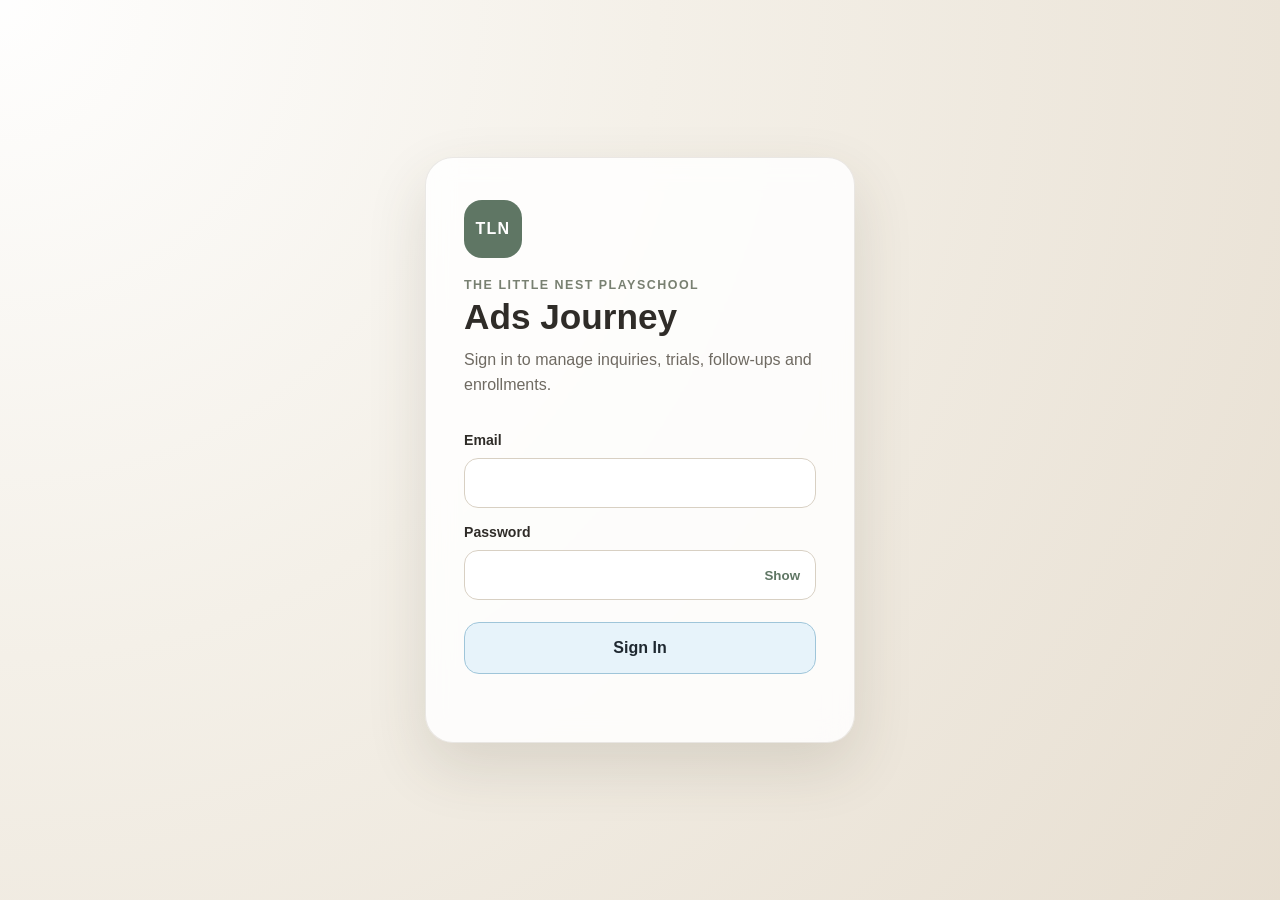
<file: index.html>
<!DOCTYPE html>
<html lang="en">
<head>
<meta charset="UTF-8">
<meta name="viewport" content="width=device-width, initial-scale=1.0">
<title>Ads Journey | The Little Nest</title>
<link rel="stylesheet" href="login.css?v=20261004-0604">
</head>
<body>
<main class="login-shell">
<section class="login-card" aria-labelledby="login-title">
<div class="brand-mark">TLN</div>
<p class="eyebrow">The Little Nest Playschool</p>
<h1 id="login-title">Ads Journey</h1>
<p class="subtext">Sign in to manage inquiries, trials, follow-ups and enrollments.</p>
<form id="loginForm" novalidate>
<label for="email">Email</label>
<input id="email" name="email" type="email" autocomplete="username" required>
<label for="password">Password</label>
<div class="password-wrap">
<input id="password" name="password" type="password" autocomplete="current-password" required>
<button id="togglePassword" class="password-toggle" type="button" aria-label="Show password">Show</button>
</div>
<button id="loginButton" class="login-button" type="submit">Sign In</button>
<p id="loginMessage" class="login-message" role="alert" aria-live="polite"></p>
</form>
</section>
</main>
<script src="main_login.js"></script>
</body>
</html>
</file>
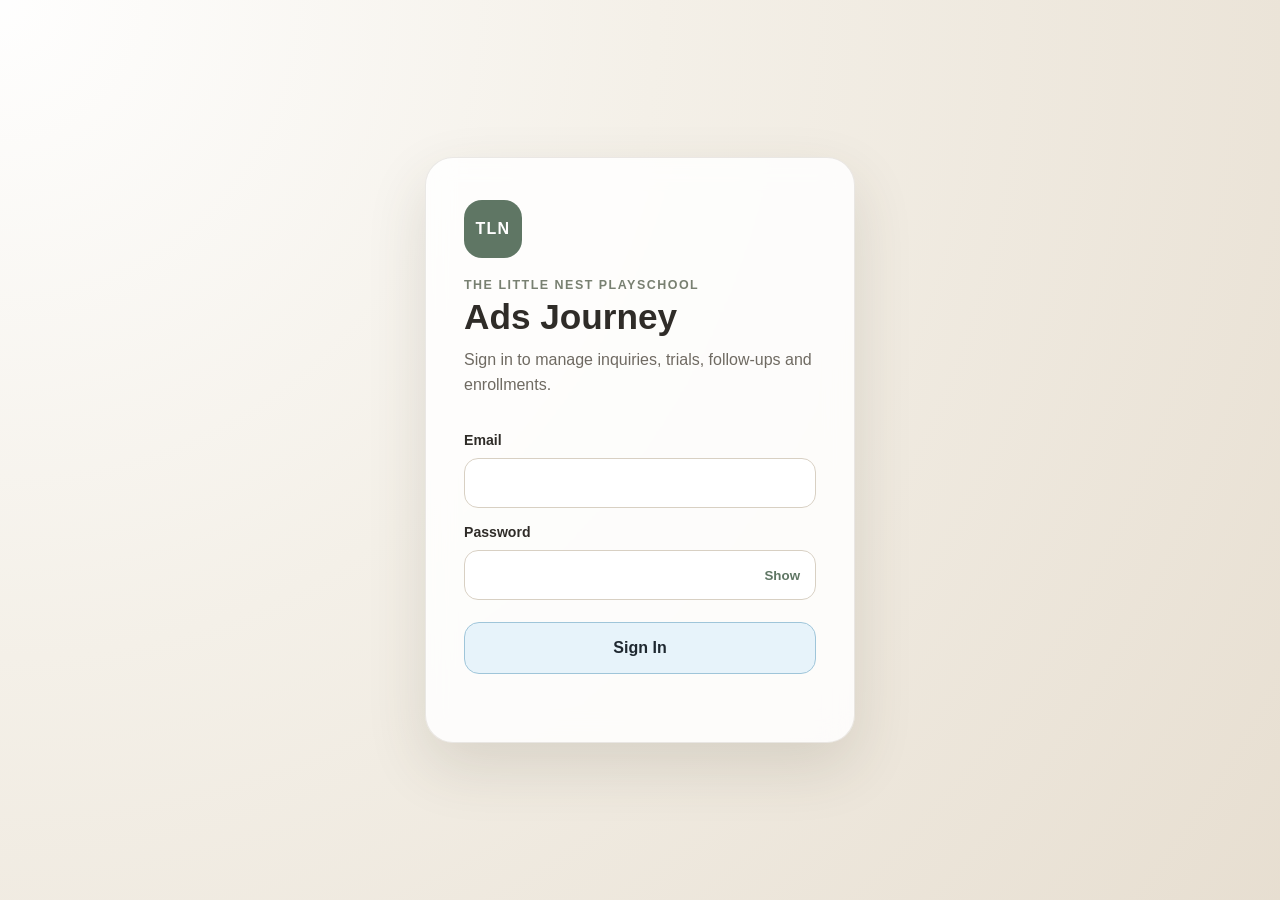
<file: calendar.html>
<!DOCTYPE html>
<html lang="en">
<head>
<meta charset="UTF-8">
<meta name="viewport" content="width=device-width, initial-scale=1">
<title>Session Calendar | Ads Journey</title>
<script>if(new URLSearchParams(location.search).get("embedded")==="1")document.documentElement.classList.add("embedded");</script>
<style>
:root{--bg:#f4efe7;--card:#fffdf9;--text:#292824;--muted:#746f67;--line:#ded6ca;--green:#6d8572;--green-dark:#556a5a;--soft:#eef2ed;--blue:#e7f3fa;--blue-border:#9fc5d9;--red:#b84d43}*{box-sizing:border-box}body{margin:0;background:var(--bg);color:var(--text);font:13px Arial,Helvetica,sans-serif}button,select,input{font:inherit}button{cursor:pointer}.topbar{height:60px;background:var(--card);border-bottom:1px solid var(--line);display:flex;align-items:center;justify-content:space-between;padding:8px 22px;gap:15px}.brand small{display:block;font-size:9px;font-weight:800;letter-spacing:.13em;text-transform:uppercase;color:var(--green-dark)}.brand strong{display:block;font-size:18px;margin-top:3px}.top-actions{display:flex;align-items:center;gap:9px}.btn{border:1px solid var(--blue-border);background:var(--blue);color:#1f2830;padding:9px 14px;border-radius:9px;font-size:12px;font-weight:700}.btn:hover{background:#d7ebf5}.btn.primary{background:var(--green-dark);color:white;border-color:var(--green-dark)}.shell{max-width:1650px;margin:0 auto;padding:18px 22px}.toolbar{display:flex;justify-content:space-between;align-items:center;gap:16px;margin-bottom:14px;flex-wrap:wrap}.toolbar h1{font-size:22px;margin:0 0 5px}.hint{color:var(--muted);font-size:11px;margin:0}.controls{display:flex;gap:9px;align-items:center;flex-wrap:wrap}select{border:1px solid var(--line);border-radius:9px;background:#fff;padding:10px;min-width:215px;color:var(--text)}.layout{display:grid;grid-template-columns:minmax(0,1fr) 385px;gap:15px;align-items:start}.calendar,.details{background:var(--card);border:1px solid var(--line);border-radius:15px;box-shadow:0 8px 25px rgba(63,54,42,.04);overflow:hidden}.calendar-head{padding:15px 17px;display:flex;align-items:center;justify-content:space-between;gap:10px;border-bottom:1px solid var(--line)}.month-label{font-size:18px;font-weight:800}.month-controls{display:flex;gap:6px}.month-controls button{border:1px solid var(--line);background:white;border-radius:8px;padding:8px 11px}.weekdays,.grid{display:grid;grid-template-columns:repeat(7,minmax(0,1fr))}.weekdays{background:#f8f5ef;border-bottom:1px solid var(--line)}.weekdays span{text-align:center;padding:10px 2px;color:var(--muted);font-size:11px;font-weight:700}.day{min-width:0;min-height:110px;padding:8px;border:0;border-right:1px solid var(--line);border-bottom:1px solid var(--line);background:#fffefa;text-align:left;display:flex;flex-direction:column;gap:6px;color:var(--text)}.day:hover{background:#f4f7f1}.day.selected{background:#eef4ed;box-shadow:inset 0 0 0 2px var(--green)}.day.other{background:#f8f5ef;color:#aaa}.day.today .date{background:var(--green-dark);color:white;border-radius:50%;width:25px;height:25px;display:grid;place-items:center}.day .date{font-weight:700;font-size:12px;height:25px;display:grid;place-items:center;width:25px}.day.closed{background:#f5f1ee}.status{font-size:10px;color:var(--muted)}.status.closed-label{color:var(--red);font-weight:800}.status.pending{color:#977b45}.day-preview{margin-top:auto;font-size:10px;color:var(--muted);line-height:1.5}.details-head{padding:18px;border-bottom:1px solid var(--line)}.details-head h2{font-size:19px;margin:0 0 4px}.details-body{padding:17px}.closed-toggle{display:flex;align-items:center;gap:9px;background:#f8f5ef;border:1px solid var(--line);border-radius:10px;padding:11px;margin-bottom:15px;font-weight:700}.closed-toggle input{accent-color:var(--green)}.session{border:1px solid var(--line);background:#fff;border-radius:12px;padding:13px;margin-bottom:11px}.session-top{display:flex;justify-content:space-between;align-items:center;gap:8px;margin-bottom:12px}.session-top strong{font-size:13px}.session-top label{font-size:10px;color:var(--muted);display:flex;align-items:center;gap:5px}.session-top input{accent-color:var(--green)}.counts{display:grid;grid-template-columns:repeat(4,minmax(0,1fr));gap:7px}.counts label{font-size:10px;color:var(--muted);display:block;margin-bottom:5px}.counts input,.counts output{height:36px;width:100%;border:1px solid var(--line);border-radius:8px;padding:7px;text-align:center;background:#fff;color:var(--text);display:flex;align-items:center;justify-content:center;font-size:15px;font-weight:800}.counts input:focus{outline:2px solid #b5cbb6}.counts output{background:#f8f5ef}.session.disabled{opacity:.52}.session.disabled input[type=number]{pointer-events:none}.trial-note{font-size:10px;color:var(--muted);margin:10px 0 0}.bottom{border-top:1px solid var(--line);padding:13px 17px;background:#fcfaf6}.bottom p{margin:0 0 9px;color:var(--muted);font-size:11px;line-height:1.5}.legend{display:flex;gap:12px;flex-wrap:wrap;font-size:10px;color:var(--muted)}.dot{display:inline-block;width:8px;height:8px;border-radius:50%;margin-right:5px;background:#c7a979}.dot.closed-dot{background:var(--red)}.dot.selected-dot{background:var(--green)}.notice{border-radius:10px;background:#f6ecd8;color:#775d2c;padding:10px 12px;font-size:11px;margin-bottom:13px}.empty{padding:16px;text-align:center;color:var(--muted);border:1px dashed var(--line);border-radius:9px}.session input:disabled{background:#eee}button:focus-visible,select:focus-visible{outline:3px solid #b5cbb6;outline-offset:2px}@media(max-width:1150px){.layout{grid-template-columns:1fr}.day{min-height:100px}.details{margin-bottom:20px}}@media(max-width:650px){.shell{padding:12px}.topbar{padding:10px;height:auto}.day{min-height:74px;padding:4px}.day-preview{display:none}.toolbar h1{font-size:18px}.month-label{font-size:16px}.status{font-size:8px}.controls select{min-width:150px}}

/*   Compact right-side calendar workspace*/
@media(min-width:1100px){.shell{width:52vw;max-width:none;margin:0 12px 0 auto;padding:10px 12px}.layout{grid-template-columns:1fr;gap:9px}.calendar,.details{width:100%}.details-body{display:grid;grid-template-columns:1fr;gap:0}.topbar{height:48px}.toolbar{margin-bottom:8px}.toolbar h1{font-size:17px}.toolbar .hint{font-size:10px}}
.calendar-head{padding:8px 11px}.month-label{font-size:15px}.month-controls button{padding:5px 9px}.weekdays span{padding:5px 2px;font-size:9px}.day{min-height:57px;padding:4px;gap:1px}.day .date{height:18px;width:18px;font-size:10px}.day.today .date{height:18px;width:18px}.status{font-size:9px}.day-preview{font-size:8px;line-height:1.2}.bottom{padding:8px 11px}.details-head{padding:9px 12px}.details-head h2{font-size:15px}.details-body{padding:9px 12px}.closed-toggle{padding:7px;margin-bottom:8px}.session{padding:8px 10px;margin-bottom:6px}.session-top{margin-bottom:7px}.session-top strong{font-size:11px}.session-top label{font-size:9px}.counts{grid-template-columns:repeat(5,minmax(0,1fr));gap:5px}.counts label{font-size:9px;margin-bottom:3px}.counts input,.counts output{height:28px;padding:3px;font-size:12px}.trial-note{display:none}.notice{padding:7px 9px;margin-bottom:7px;font-size:10px}.bottom p{margin-bottom:5px;font-size:10px}.btn{padding:7px 10px}.toolbar select{padding:6px}.legend{font-size:9px}
@media(max-width:1099px){.shell{max-width:850px}.layout{grid-template-columns:1fr}.day{min-height:64px}}

/*   Calendar window + date editor overlay*/
body{background:transparent}.topbar{display:none}.shell{width:100%;max-width:none;margin:0;padding:10px}.layout{display:block}.toolbar{margin-bottom:8px}.toolbar h1{font-size:17px}.calendar{width:100%}.day{min-height:62px}.edit-backdrop{position:fixed;inset:0;background:rgba(32,29,25,.35);z-index:100}.details{position:fixed;top:50%;left:50%;transform:translate(-50%,-50%);width:min(680px,94vw);max-height:92vh;overflow:auto;z-index:101;box-shadow:0 22px 65px rgba(35,28,20,.26)}.details[hidden],.edit-backdrop[hidden]{display:none!important}.details-head{display:block}.details-body{display:block}.session{margin-bottom:8px}.counts{grid-template-columns:repeat(5,minmax(0,1fr))}
@media(min-width:1100px){.shell{width:100%;max-width:none;margin:0;padding:10px}.layout{display:block}.details{width:min(680px,94vw)}}
/*   Standalone right-half width, with full width inside the dashboard floating window*/
@media(min-width:1100px){.shell{width:50vw;max-width:none;margin:0 0 0 auto;padding:10px 12px}.embedded .shell{width:100%;margin:0;padding:10px}.embedded body{background:transparent}}
/*   Rolling three-week calendar and compact availability*/
.day{min-height:76px;padding:4px 5px}.day-preview.availability-lines{display:flex;flex-direction:column;gap:2px;width:100%;margin:1px 0 0;font-size:9px}.availability-line{display:flex;justify-content:space-between;gap:4px;white-space:nowrap}.availability-line strong{font-size:9px}.slots-open{color:#356f4c}.slots-full,.slots-closed{color:#b84d43}.slots-unset{color:#977b45}.counts{grid-template-columns:repeat(6,minmax(0,1fr));gap:4px}.session{padding:7px 9px}.session-top{margin-bottom:5px}.details-body{padding:7px 10px}.details-head{padding:8px 11px}.calendar-head{padding:7px 9px}.weekdays span{padding:4px 2px}.toolbar{margin-bottom:5px}

/*   Weekly roster import — compact modal inside calendar window*/
.import-actions button[hidden]{display:none!important}
.weekly-progress-backdrop{position:fixed;inset:0;background:rgba(26,37,30,.45);z-index:140}.weekly-progress-dialog{position:fixed;top:50%;left:50%;transform:translate(-50%,-50%);z-index:141;width:min(380px,92vw);min-height:230px;padding:26px 20px 19px;background:#fffdf9;border:1px solid #e0e7de;border-radius:19px;box-shadow:0 22px 72px rgba(27,38,30,.27);display:flex;flex-direction:column;align-items:center;justify-content:center;gap:10px;text-align:center}.weekly-progress-backdrop[hidden],.weekly-progress-dialog[hidden],.weekly-progress-dialog button[hidden]{display:none!important}.weekly-progress-symbol{display:grid;place-items:center;width:48px;height:48px;color:#57725e;font-size:30px;font-weight:800}.weekly-spinner{display:block;width:36px;height:36px;border-radius:50%;border:4px solid #dbe8dc;border-top-color:#607f67;animation:weekly-spin 1s linear infinite}@keyframes weekly-spin{to{transform:rotate(360deg)}}.weekly-progress-dialog h2{font-size:18px;margin:0}.weekly-progress-dialog p{font-size:12px;color:#617168;line-height:1.5;margin:0;overflow-wrap:anywhere}.weekly-progress-dialog button{width:100%;margin-top:14px}

.import-backdrop{position:fixed;inset:0;background:rgba(32,29,25,.4);z-index:110}.import-dialog{position:fixed;top:50%;left:50%;transform:translate(-50%,-50%);width:min(720px,96vw);max-height:94vh;overflow:auto;background:var(--card);border:1px solid var(--line);border-radius:14px;z-index:111;box-shadow:0 22px 65px rgba(35,28,20,.27)}.import-backdrop[hidden],.import-dialog[hidden],.import-preview[hidden],.import-toast[hidden]{display:none!important}.import-head,.import-actions{display:flex;align-items:center;justify-content:space-between;gap:10px;padding:10px 13px;border-bottom:1px solid var(--line)}.import-head h2{font-size:17px;margin:0}.import-main{padding:12px 13px;display:grid;gap:9px}.import-main label{display:block;font-size:11px;font-weight:700;margin-bottom:4px}.import-main textarea{display:block;resize:vertical;min-height:130px;max-height:260px;width:100%;border:1px solid var(--line);border-radius:9px;padding:9px;background:white;font:11px/1.45 Consolas,monospace}.import-main input{width:100%;border:1px solid var(--line);border-radius:8px;background:white;padding:8px;font-size:12px}.import-help{font-size:11px;line-height:1.45;color:var(--muted);margin:0}.import-feedback{font-size:11px;line-height:1.45;color:#805c2c;min-height:15px}.import-feedback.error{color:var(--red);font-weight:700}.import-actions{border-top:1px solid var(--line);border-bottom:0;justify-content:flex-end}.import-preview{border:1px solid var(--line);border-radius:9px;overflow:hidden}.import-summary{padding:8px 9px;font-size:11px;background:var(--soft);font-weight:700}.import-tablewrap{max-height:200px;overflow:auto}.import-table{width:100%;border-collapse:collapse;text-align:left;font-size:11px}.import-table th,.import-table td{padding:5px 9px;border-top:1px solid var(--line)}.import-table th{position:sticky;top:0;background:#f8f5ef}.import-table td:last-child,.import-table th:last-child{text-align:right}.import-toast{font-size:11px;color:var(--green-dark);font-weight:700;padding:7px 10px;margin-bottom:7px;background:var(--soft);border:1px solid var(--line);border-radius:8px}

/*   Calendar counts and per-location update history*/
.toolbar{margin-bottom:3px}.toolbar h1{margin:0;font-size:17px}.calendar-updated{display:flex;gap:16px;align-items:center;flex-wrap:wrap;padding:0 2px 7px;color:var(--muted);font-size:10px}.calendar-updated strong{font-size:10px;color:var(--green-dark);font-variant-numeric:tabular-nums}.calendar-head{gap:9px;flex-wrap:wrap}.calendar-count-key{display:flex;gap:9px;align-items:center;flex-wrap:wrap;margin-left:auto;color:var(--muted);font-size:10px}.calendar-count-key b{color:var(--text)}.day{min-height:87px;padding:4px 5px}.day-preview.availability-lines{display:flex;flex-direction:column;gap:2px;margin:1px 0 0;font-size:10px;line-height:1.3;width:100%;font-variant-numeric:tabular-nums}.availability-header,.availability-line{display:grid;grid-template-columns:minmax(25px,1.6fr) repeat(4,minmax(0,1fr));align-items:center;column-gap:2px;white-space:nowrap;width:100%}.availability-header{font-size:9px;color:var(--muted);font-weight:700;border-bottom:1px solid #ece6de;padding-bottom:2px}.availability-header span:not(:first-child){text-align:right}.availability-line{font-size:10px;line-height:1.3}.availability-line .availability-time{color:var(--muted);font-weight:400;font-size:9px;min-width:0}.availability-line .availability-number{font-size:10px;text-align:right;font-weight:700;min-width:0}.availability-line .availability-number:last-child{font-weight:800}

/*   Pending submissions workspace*/
.pending-confirm-backdrop{position:fixed;inset:0;background:rgba(22,30,26,.48);z-index:120}.pending-confirm-dialog{position:fixed;top:50%;left:50%;transform:translate(-50%,-50%);z-index:121;width:min(385px,calc(100vw - 30px));border:1px solid #e1e7de;background:#fffdf9;border-radius:18px;padding:24px 23px 19px;text-align:center;box-shadow:0 20px 65px rgba(27,39,29,.26)}.pending-confirm-backdrop[hidden],.pending-confirm-dialog[hidden]{display:none!important}.pending-confirm-icon{width:44px;height:44px;margin:0 auto 10px;display:grid;place-items:center;border-radius:50%;background:#eef4eb;color:#607f67;font-size:23px;font-weight:800}.pending-confirm-dialog h3{font-size:17px;margin:0 0 9px}.pending-confirm-dialog p{color:#64716a;font-size:12px;line-height:1.55;margin:0 0 19px;white-space:pre-line;overflow-wrap:anywhere}.pending-confirm-actions{display:flex;justify-content:center;gap:9px}.pending-confirm-actions .btn{min-width:100px;padding:10px 16px;border-radius:10px}.pending-confirm-actions .btn:disabled{opacity:.55;cursor:wait}
.pending-bubble[hidden]{display:none!important}.pending-open{display:inline-flex;align-items:center;gap:7px}.pending-bubble{display:inline-flex;align-items:center;justify-content:center;min-width:21px;height:21px;padding:0 6px;border-radius:14px;background:#b85a43;color:#fff;font-weight:800;font-size:11px}.pending-open[aria-expanded="true"]{background:#e9f1e8;border-color:#9aafa0}.pending-backdrop{position:fixed;inset:0;background:rgba(38,37,34,.36);z-index:110}.pending-panel{position:fixed;top:50%;left:50%;transform:translate(-50%,-50%);width:min(860px,96vw);max-height:92vh;display:flex;flex-direction:column;border-radius:16px;background:var(--card);box-shadow:0 25px 70px rgba(37,32,26,.3);z-index:111;overflow:hidden}.pending-panel[hidden],.pending-backdrop[hidden]{display:none!important}.pending-header{display:flex;align-items:center;justify-content:space-between;gap:15px;padding:14px 17px;border-bottom:1px solid var(--line)}.pending-header h2{font-size:18px;margin:0 0 4px}.pending-header p{font-size:11px;color:var(--muted);margin:0}.pending-header-actions{display:flex;gap:7px}.pending-content{display:grid;grid-template-columns:minmax(210px,275px) minmax(0,1fr);min-height:280px;overflow:auto}.pending-list{border-right:1px solid var(--line);overflow:auto;padding:9px;background:#f9f8f5}.pending-list-item{width:100%;display:block;border:1px solid transparent;background:transparent;padding:12px;border-radius:10px;text-align:left;margin-bottom:5px;color:var(--text)}.pending-list-item:hover{background:#eeefeb}.pending-list-item.selected{border-color:#a8bba9;background:#eaf0e8}.pending-list-item strong,.pending-list-item small{display:block}.pending-list-item strong{font-size:12px;margin-bottom:4px}.pending-list-item small{color:var(--muted);font-size:10px;margin-top:3px}.pending-list-item .pending-excerpt{font-size:11px;line-height:1.45;overflow:hidden;display:-webkit-box;-webkit-line-clamp:2;-webkit-box-orient:vertical;overflow-wrap:anywhere}.pending-detail{padding:17px;overflow:auto;min-height:300px}.pending-detail h3{font-size:16px;margin:0 0 8px}.pending-meta{display:flex;flex-wrap:wrap;gap:6px 12px;font-size:11px;color:var(--muted);margin-bottom:13px}.pending-original{border:1px solid var(--line);border-radius:10px;background:#fff;padding:13px;white-space:pre-wrap;overflow-wrap:anywhere;font:12px/1.65 Arial,Helvetica,sans-serif;max-height:40vh;overflow:auto;user-select:text}.pending-note{margin:11px 0;font-size:11px;line-height:1.5;color:var(--muted)}.pending-feedback{min-height:18px;margin-top:10px;font-size:11px;color:#5a705b}.pending-feedback.error{color:#aa3832}.pending-actions{display:flex;gap:8px;flex-wrap:wrap;margin-top:13px}.pending-actions .btn{font-size:11px}.pending-empty{padding:28px 15px;text-align:center;font-size:12px;color:var(--muted)}@media(max-width:650px){.pending-panel{width:96vw;max-height:94vh}.pending-content{grid-template-columns:1fr}.pending-list{max-height:190px;border-right:0;border-bottom:1px solid var(--line)}.pending-detail{min-height:240px;padding:12px}.pending-header{padding:10px}.pending-header h2{font-size:15px}}
</style>
</head>
<body>
<header class="topbar"><div class="brand"><small>The Little Nest Playschool</small><strong>Ads Journey</strong></div><div class="top-actions"><button class="btn" id="backButton" type="button">← Back to Journey</button></div></header>
<main class="shell">
<div class="toolbar"><div><h1>Session Availability Calendar</h1></div><div class="controls"><label for="locationSelect">Location</label><select id="locationSelect"><option value="">Loading locations…</option></select><button class="btn pending-open" id="openPendingUpdates" type="button" aria-expanded="false">Pending Updates <span id="pendingBadge" class="pending-bubble" hidden></span></button><button class="btn primary" id="openWeeklyImport" type="button">Weekly Import</button></div></div><div class="calendar-updated" aria-live="polite"><span>Last weekly import: <strong id="lastWeeklyImport">—</strong></span><span>Last update: <strong id="lastCalendarUpdate">—</strong></span></div><div id="importToast" class="import-toast" role="status" hidden></div>
<div class="layout">
<section class="calendar" aria-label="Monthly calendar"><div class="calendar-head"><div id="monthTitle" class="month-label"></div><div class="calendar-count-key" aria-label="Calendar counts: Enrolled, Makeup, Free Trials and Open"><span><b>E</b> Enrolled</span><span><b>M</b> Makeup</span><span><b>T</b> Free Trial</span><span><b>O</b> Open</span></div><div class="month-controls"><button id="prevMonth" type="button" aria-label="Previous month">‹</button><button id="todayButton" type="button">Today</button><button id="nextMonth" type="button" aria-label="Next month">›</button></div></div><div class="weekdays"><span>Sun</span><span>Mon</span><span>Tue</span><span>Wed</span><span>Thu</span><span>Fri</span><span>Sat</span></div><div id="calendarGrid" class="grid"></div><div class="bottom"><div class="legend"><span><i class="dot selected-dot"></i>Selected date</span><span><i class="dot"></i>Not yet updated</span><span><i class="dot closed-dot"></i>Closed</span></div></div></section>
<div id="pendingConfirmBackdrop" class="pending-confirm-backdrop" hidden></div>
<section id="pendingConfirmDialog" class="pending-confirm-dialog" role="alertdialog" aria-modal="true" aria-labelledby="pendingConfirmTitle" aria-describedby="pendingConfirmMessage" hidden>
<div id="pendingConfirmIcon" class="pending-confirm-icon">?</div><h3 id="pendingConfirmTitle">Mark as Processed?</h3><p id="pendingConfirmMessage"></p>
<div class="pending-confirm-actions"><button id="pendingConfirmCancel" class="btn" type="button">Cancel</button><button id="pendingConfirmApply" class="btn primary" type="button">Confirm</button></div>
</section>
<div id="pendingBackdrop" class="pending-backdrop" hidden></div>
<section id="pendingPanel" class="pending-panel" role="dialog" aria-modal="true" aria-labelledby="pendingTitle" hidden>
<div class="pending-header"><div><h2 id="pendingTitle">Pending Calendar Updates</h2><p>Review submissions from franchisees before updating the calendar.</p></div><div class="pending-header-actions"><button class="btn" id="refreshPending" type="button">↻ Refresh</button><button class="btn" id="closePending" type="button">✕ Close</button></div></div>
<div class="pending-content"><div id="pendingList" class="pending-list"></div><div id="pendingDetail" class="pending-detail"></div></div>
</section>
<div id="importBackdrop" class="import-backdrop" hidden></div>
<section id="importDialog" class="import-dialog" role="dialog" aria-modal="true" aria-label="Weekly roster import" hidden>
<div class="import-head"><h2>Weekly Roster Import</h2><button id="closeWeeklyImport" class="btn" type="button">✕ Close</button></div>
<div class="import-main">
<p class="import-help">Paste the compact JSON produced from the Facebook rosters. Provide one count for each session and weekday, including zero where applicable. Xano applies each count only to that weekday across three weeks. Existing makeups, free trials, and closures stay unchanged.</p>
<div><label for="importPayload">Roster records (JSON array or object with records)</label><textarea id="importPayload" spellcheck="false" placeholder='[{"franchise_id":2,"session_id":271,"weekday":"Wednesday","regular_count":7}]'></textarea></div>
<div><label for="batchReference">Batch reference</label><input id="batchReference" type="text" maxlength="100" placeholder="ROSTER-2026-11-02"></div>
<div id="importPreview" class="import-preview" hidden><div id="importSummary" class="import-summary"></div><div class="import-tablewrap"><table class="import-table"><thead><tr><th>Franchise</th><th>Session ID</th><th>Weekday</th><th>Regular</th></tr></thead><tbody id="importRows"></tbody></table></div></div>
<div id="importFeedback" class="import-feedback" role="status"></div>
</div>
<div class="import-actions"><button id="reviewWeeklyImport" class="btn" type="button" disabled>Review records</button><button id="applyWeeklyImport" class="btn primary" type="button" hidden disabled>Apply To Calendar</button></div>
</section>
<div id="weeklyProgressBackdrop" class="weekly-progress-backdrop" hidden></div>
<section id="weeklyProgressDialog" class="weekly-progress-dialog" role="dialog" aria-modal="true" aria-labelledby="weeklyProgressTitle" aria-describedby="weeklyProgressText" hidden>
<div class="weekly-progress-symbol" id="weeklyProgressSymbol"><span class="weekly-spinner"></span></div>
<h2 id="weeklyProgressTitle">Applying to Calendar…</h2>
<p id="weeklyProgressText" role="status" aria-live="polite">Preparing your calendar update.</p>
<button id="weeklyProgressOk" class="btn primary" type="button" hidden>OK</button>
</section>
<div id="editBackdrop" class="edit-backdrop" hidden></div><aside class="details" id="editDialog" role="dialog" aria-modal="true" aria-label="Edit selected date sessions" hidden><div class="details-head"><button type="button" class="btn" id="closeEdit" style="float:right">✕ Close</button><h2 id="selectedDateTitle"></h2><p class="hint" id="selectedDateSubtitle">Session details</p></div><div class="details-body"><div class="notice" id="calendarStatus" role="status">Loading locations…</div><label class="closed-toggle"><input type="checkbox" id="dayClosed"> Location closed for this date</label><div id="sessionList"></div></div><div class="bottom"><p><strong>Regular</strong> and <strong>Makeup</strong> are entered separately. <strong>Total</strong> is their sum; <strong>Maximum</strong> will come from the session table. Trial bookings will be connected later.</p><button class="btn primary" type="button" id="saveButton" disabled>Save date</button></div></aside>
</div>
</main>
<script>
/*   Ads Journey session calendar — Xano integration*/
const $=id=>document.getElementById(id),TOKEN=localStorage.getItem('ads_journey_token'),JOURNEY_API='https://x58r-xped-p4y6.n7e.xano.io/api:0Ddhs4dT',CALENDAR_API='https://x58r-xped-p4y6.n7e.xano.io/api:izED7dHy';
if(!TOKEN)location.replace('index.html');
let franchise='',sessions=[],records=new Map(),edited=new Map(),busy=false,requestId=0;
const franchiseNames=new Map();let importValidated=null,importWorking=false;
const dnames=['Sunday','Monday','Tuesday','Wednesday','Thursday','Friday','Saturday'];
const timeParts=new Intl.DateTimeFormat('en-CA',{timeZone:'Asia/Manila',year:'numeric',month:'2-digit',day:'2-digit'}).formatToParts(new Date());
const tp=Object.fromEntries(timeParts.map(p=>[p.type,p.value]));
const today=new Date(+tp.year,+tp.month-1,+tp.day);let chosen=new Date(today),month=new Date(today.getFullYear(),today.getMonth(),today.getDate()-today.getDay());
const key=d=>[d.getFullYear(),String(d.getMonth()+1).padStart(2,'0'),String(d.getDate()).padStart(2,'0')].join('-');
const itemKey=(d,id)=>key(d)+'|'+id;
const list=v=>Array.isArray(v)?v:(v?.items||v?.records||v?.franchises||v?.franchise||[]);
const daySessions=d=>{const eligible=sessions.filter(s=>s.scheduled_days?.some(n=>String(n).toLowerCase()===dnames[d.getDay()].toLowerCase()));eligible.sort((a,b)=>(String(b.description||'').toLowerCase()==='full session')-(String(a.description||'').toLowerCase()==='full session')||(b.scheduled_days?.length||0)-(a.scheduled_days?.length||0));const slots=new Map();for(const s of eligible){const slot=String(s.start_time_slot)+'|'+String(s.end_time_slot);if(!slots.has(slot))slots.set(slot,s)}return [...slots.values()].sort((a,b)=>String(a.start_time_slot).localeCompare(String(b.start_time_slot)))};
const get=(d,id)=>edited.get(itemKey(d,id))||records.get(itemKey(d,id));
const availabilityFor=(d,s)=>{const r=get(d,s.id),total=r?.regular_count==null?null:Number(r.regular_count)+Number(r.makeup_count||0)+Number(r.trial_count||0);return{closed:!!r?.is_closed,total,available:total==null?null:Number(s.max_students||0)-total}};
const changedDate=()=>[...edited.keys()].some(k=>k.startsWith(key(chosen)+'|'));
const dirty=()=>edited.size>0;
const confirmLeave=()=>!dirty()||confirm('Unsaved calendar changes will be discarded. Continue?');
const setStatus=t=>$('calendarStatus').textContent=t;
const calendarTime=v=>{if(v==null||v===''||v===0)return'—';const n=Number(v),t=Number.isFinite(n)?new Date(n<1e12?n*1000:n):new Date(v);return Number.isNaN(t.getTime())?'—':new Intl.DateTimeFormat('en-PH',{timeZone:'Asia/Manila',month:'short',day:'numeric',year:'numeric',hour:'numeric',minute:'2-digit',hour12:true}).format(t)};
function showCalendarActivity(data){for(const [id,value] of [['lastWeeklyImport',data?.last_weekly_import_at],['lastCalendarUpdate',data?.last_update_at]]){const el=$(id);el.textContent=calendarTime(value);el.title=el.textContent==='—'?'Awaiting Xano calendar history summary':'Philippine time'}}
async function api(url,opt={}){const r=await fetch(url,{...opt,headers:{Authorization:'Bearer '+TOKEN,...(opt.body?{'Content-Type':'application/json'}:{})}});if(r.status===401){location.replace('index.html');throw Error('Login expired')}const v=await r.json().catch(()=>({}));if(!r.ok)throw Error(v.message||'HTTP '+r.status);return v}
async function franchises(){try{const arr=list(await api(JOURNEY_API+'/ad_franchises')),s=$('locationSelect');s.replaceChildren(new Option('Select location',''));franchiseNames.clear();arr.forEach(x=>franchiseNames.set(Number(x.id),x.name||x.franchise_name||'Location '+x.id));arr.sort((a,b)=>String(a.name||a.franchise_name||'').localeCompare(String(b.name||b.franchise_name||''))).forEach(x=>s.add(new Option(x.name||x.franchise_name||'Location '+x.id,x.id)));setStatus('Select a location.')}catch(e){setStatus('Location loading failed: '+e.message)}}
async function load(){const n=++requestId;sessions=[];records.clear();edited.clear();render();if(!franchise){showCalendarActivity(null);setStatus('Select a location.');return}busy=true;setStatus('Loading calendar…');try{const start=key(month),end=key(new Date(month.getFullYear(),month.getMonth(),month.getDate()+20));const p=new URLSearchParams({franchise_id:franchise,start_date:start,end_date:end});const data=await api(CALENDAR_API+'/ad_session_calendar?'+p);if(n!==requestId)return;showCalendarActivity(data);sessions=list(data.sessions).filter(s=>s.is_active===true&&s.display===true);for(const r of list(data.calendar_records)){const date=typeof r.calendar_date==='number'?new Date(r.calendar_date).toISOString().slice(0,10):String(r.calendar_date).slice(0,10);records.set(date+'|'+r.session_id,r)}setStatus('Calendar loaded. Select a day to edit.')}catch(e){if(n===requestId){showCalendarActivity(null);setStatus('Calendar loading failed: '+e.message)}}finally{if(n===requestId){busy=false;render()}}}
function put(d,s,patch){const k=itemKey(d,s.id),prev=get(d,s.id)||{session_id:s.id,regular_count:null,makeup_count:0,trial_count:0,is_closed:false};edited.set(k,{...prev,...patch});render()}
function closed(d){const a=daySessions(d);return a.length>0&&a.every(s=>get(d,s.id)?.is_closed===true)}
function render(){const grid=$('calendarGrid');grid.replaceChildren();const last=new Date(month.getFullYear(),month.getMonth(),month.getDate()+20);$('monthTitle').textContent=month.toLocaleDateString('en-US',{month:'short',day:'numeric'})+' – '+last.toLocaleDateString('en-US',{month:'short',day:'numeric',year:'numeric'});for(let i=0;i<21;i++){const d=new Date(month.getFullYear(),month.getMonth(),month.getDate()+i),ss=daySessions(d),isClosed=closed(d)||ss.length===0&&!!franchise,b=document.createElement('button');b.type='button';b.className='day'+(key(d)===key(chosen)?' selected':'')+(key(d)===key(today)?' today':'')+(isClosed?' closed':'');const date=document.createElement('span');date.className='date';date.textContent=d.getDate()===1?d.toLocaleDateString('en-US',{month:'short',day:'numeric'}):d.getDate();b.append(date);const lines=document.createElement('span');lines.className='day-preview availability-lines';if(!ss.length){lines.textContent=franchise?'Closed':'Select location'}else{const hdr=document.createElement('span');hdr.className='availability-header';for(const name of ['Time','E','M','T','O']){const part=document.createElement('span');part.textContent=name;hdr.append(part)}lines.append(hdr);for(const s of ss){const info=availabilityFor(d,s),r=get(d,s.id),line=document.createElement('span');line.className='availability-line';const time=document.createElement('span');time.className='availability-time';time.textContent=String(s.start_time_slot).slice(0,5);const known=r?.regular_count!=null;const fields=[known?r.regular_count:'—',r?.makeup_count??'—',r?.trial_count??'—',info.closed?'×':info.available??'—'];line.title=String(s.start_time_slot)+' · Enrolled '+fields[0]+' · Makeup '+fields[1]+' · Free trials '+fields[2]+' · '+(info.closed?'Closed':'Open '+fields[3]);line.append(time);for(let p=0;p<fields.length;p++){const item=document.createElement('strong');item.className='availability-number'+(p===3?(info.closed?' slots-closed':info.available==null?' slots-unset':info.available<=0?' slots-full':' slots-open'):'');item.textContent=fields[p];line.append(item)}lines.append(line)}}b.append(lines);b.onclick=()=>{chosen=d;render();openEditor()};grid.append(b)}
$('selectedDateTitle').textContent=chosen.toLocaleDateString('en-US',{weekday:'long',month:'long',day:'numeric',year:'numeric'});const ss=daySessions(chosen);$('selectedDateSubtitle').textContent=ss.length+' scheduled sessions';$('dayClosed').checked=closed(chosen)||!!franchise&&!ss.length;$('dayClosed').disabled=!ss.length||busy;const box=$('sessionList');box.replaceChildren();if(!ss.length){const e=document.createElement('div');e.className='empty';e.textContent=franchise?'No sessions scheduled — date unavailable.':'Select a location.';box.append(e)}for(const s of ss){const r=get(chosen,s.id)||{},card=document.createElement('section');card.className='session'+(r.is_closed?' disabled':'');const header=document.createElement('div');header.className='session-top';const strong=document.createElement('strong');strong.textContent=s.name+' · '+s.start_time_slot+'–'+s.end_time_slot;const label=document.createElement('label'),check=document.createElement('input');check.type='checkbox';check.checked=!!r.is_closed;check.disabled=busy;check.onchange=()=>put(chosen,s,{is_closed:check.checked});label.append(check,document.createTextNode(' Session closed'));header.append(strong,label);card.append(header);const cnt=document.createElement('div');cnt.className='counts';for(const [caption,field] of [['Regular','regular_count'],['Makeup','makeup_count'],['Free Trials','trial_count']]){const cell=document.createElement('div'),l=document.createElement('label'),inp=document.createElement('input');l.textContent=caption;inp.type='number';inp.min='0';inp.step='1';inp.placeholder='—';inp.value=r[field]??'';inp.disabled=busy||!!r.is_closed;inp.onchange=()=>{const n=inp.value===''?null:Number(inp.value);if(n!==null&&(!Number.isInteger(n)||n<0)){setStatus('Enter a nonnegative whole number.');render();return}put(chosen,s,{[field]:n})};cell.append(l,inp);cnt.append(cell)}const info=availabilityFor(chosen,s);for(const [caption,val] of [['Total',info.total??'—'],['Maximum',s.max_students??'—'],['Available',info.closed?'Closed':info.available??'—']]){const cell=document.createElement('div'),l=document.createElement('label'),out=document.createElement('output');l.textContent=caption;out.textContent=val;cell.append(l,out);cnt.append(cell)}card.append(cnt);box.append(card)}
$('saveButton').disabled=busy||!franchise||!changedDate();$('saveButton').textContent=busy?'Working…':'Save this date'}
$('dayClosed').onchange=e=>{for(const s of daySessions(chosen)){const k=itemKey(chosen,s.id),r=get(chosen,s.id)||{session_id:s.id,regular_count:null,makeup_count:0,trial_count:0};edited.set(k,{...r,session_id:s.id,is_closed:e.target.checked})}render()};
$('saveButton').onclick=async()=>{const keys=[...edited.keys()].filter(k=>k.startsWith(key(chosen)+'|'));if(!keys.length)return;busy=true;render();try{for(const k of keys){const r=edited.get(k);if(r.regular_count==null&&!r.is_closed)throw Error('Enter Regular for changed sessions, including 0 when empty.');const payload={franchise_id:Number(franchise),session_id:Number(r.session_id),calendar_date:key(chosen),regular_count:Number(r.regular_count||0),makeup_count:Number(r.makeup_count||0),trial_count:Number(r.trial_count||0),is_closed:!!r.is_closed};await api(CALENDAR_API+'/ad_session_calendar_save',{method:'POST',body:JSON.stringify(payload)});records.set(k,payload);edited.delete(k)}setStatus('Calendar loaded. Select a day to edit.');$('editDialog').hidden=true;$('editBackdrop').hidden=true}catch(e){setStatus('Save failed: '+e.message)}finally{busy=false;render()}};
$('locationSelect').onchange=e=>{if(!confirmLeave()){e.target.value=franchise;return}franchise=e.target.value;load()};
function move(n){if(!confirmLeave())return;month=new Date(month.getFullYear(),month.getMonth(),month.getDate()+n*21);chosen=new Date(month);load()}
$('prevMonth').onclick=()=>move(-1);$('nextMonth').onclick=()=>move(1);$('todayButton').onclick=()=>{if(!confirmLeave())return;chosen=new Date(today);month=new Date(today.getFullYear(),today.getMonth(),today.getDate()-today.getDay());load()};
$('backButton').onclick=()=>{if(confirmLeave())location.assign('dashboard.html')};
window.addEventListener('beforeunload',e=>{if(dirty()){e.preventDefault();e.returnValue=''}});
function openEditor(){$('editDialog').hidden=false;$('editBackdrop').hidden=false;render()}
function closeEditor(){if(dirty()&&!confirmLeave())return;$('editDialog').hidden=true;$('editBackdrop').hidden=true;render()}
$('closeEdit').onclick=closeEditor;$('editBackdrop').onclick=closeEditor;

/*   Weekly import — paste, review, then apply safely in small batches*/
const nextMonday=new Date(today);nextMonday.setDate(today.getDate()+(today.getDay()===0?1:-((today.getDay()+6)%7)));const defaultStartMonday=key(nextMonday);$('batchReference').value='ROSTER-'+defaultStartMonday;
function importFeedback(message,error=false){$('importFeedback').textContent=message;$('importFeedback').classList.toggle('error',error)}
function updateImportReviewState(){$('reviewWeeklyImport').disabled=importWorking||!$('importPayload').value.trim()}
function invalidateImport(){importValidated=null;$('importPreview').hidden=true;$('applyWeeklyImport').hidden=true;$('applyWeeklyImport').disabled=true;updateImportReviewState();importFeedback('')}
function openWeeklyImport(){if(dirty()){alert('Save or discard the unsaved date changes before importing.');return}$('importBackdrop').hidden=false;$('importDialog').hidden=false;updateImportReviewState();$('importPayload').focus()}
function closeWeeklyImport(){if(importWorking)return;$('importBackdrop').hidden=true;$('importDialog').hidden=true}
$('openWeeklyImport').onclick=openWeeklyImport;$('closeWeeklyImport').onclick=closeWeeklyImport;$('importBackdrop').onclick=closeWeeklyImport;
$('importPayload').oninput=invalidateImport;$('batchReference').oninput=invalidateImport;
function showWeeklyProgress(title,message,state){$('weeklyProgressTitle').textContent=title;$('weeklyProgressText').textContent=message;const symbol=$('weeklyProgressSymbol');symbol.replaceChildren();if(state==='working'){const spinner=document.createElement('span');spinner.className='weekly-spinner';symbol.append(spinner)}else{symbol.textContent=state==='success'?'✓':'!';symbol.style.color=state==='success'?'#57725e':'#b84d43'}$('weeklyProgressOk').hidden=state==='working';$('weeklyProgressDialog').hidden=false;$('weeklyProgressBackdrop').hidden=false}
function closeWeeklyProgress(){$('weeklyProgressDialog').hidden=true;$('weeklyProgressBackdrop').hidden=true}
$('weeklyProgressOk').onclick=()=>{closeWeeklyProgress();if(weeklyImportCompleted){weeklyImportCompleted=false;$('importDialog').hidden=true;$('importBackdrop').hidden=true;$('importPayload').value='';invalidateImport()}};
let weeklyImportCompleted=false;
function parseWeeklyImport(){let raw=$('importPayload').value.trim();const fence=String.fromCharCode(96,96,96);if(raw.startsWith(fence)){raw=raw.slice(3).replace(/^json\s*/i,'').trim();if(raw.endsWith(fence))raw=raw.slice(0,-3).trim()}if(!raw)throw Error('Paste the roster JSON first.');let doc;try{doc=JSON.parse(raw)}catch(e){throw Error('Invalid JSON. Copy the full JSON array or object from ChatGPT.')}const arr=Array.isArray(doc)?doc:doc&&doc.records;if(!Array.isArray(arr)||!arr.length)throw Error('The JSON must contain a nonempty records array.');const embeddedRef=!Array.isArray(doc)&&typeof doc.batch_reference==='string'?doc.batch_reference.trim():'';const batch_reference=embeddedRef||$('batchReference').value.trim();if(!batch_reference||batch_reference.length>100)throw Error('Enter a batch reference (up to 100 characters).');const start_monday=!Array.isArray(doc)&&doc&&doc.start_monday!=null?String(doc.start_monday).trim():defaultStartMonday;if(!/^\d{4}-\d{2}-\d{2}$/.test(start_monday)||!Number.isFinite(Date.parse(start_monday))||new Date(start_monday).toISOString().slice(0,10)!==start_monday||new Date(start_monday).getUTCDay()!==1)throw Error('start_monday must be a valid Monday date (YYYY-MM-DD).');const seen=new Set(),records=[],weekdays=['Monday','Tuesday','Wednesday','Thursday','Friday','Saturday','Sunday'];for(let i=0;i<arr.length;i++){const r=arr[i],label='Record '+(i+1);if(!r||!Number.isSafeInteger(r.franchise_id)||r.franchise_id<=0||!Number.isSafeInteger(r.session_id)||r.session_id<=0||!Number.isSafeInteger(r.regular_count)||r.regular_count<0)throw Error(label+': franchise_id and session_id must be positive integers, and regular_count must be a nonnegative integer.');const weekday=weekdays.find(d=>d.toLowerCase()===String(r.weekday||'').trim().toLowerCase());if(!weekday)throw Error(label+': weekday must be a single day, such as Monday or Wednesday.');const id=r.franchise_id+'|'+r.session_id+'|'+weekday;if(seen.has(id))throw Error(label+': duplicate franchise/session/weekday combination '+id+'.');seen.add(id);records.push({franchise_id:r.franchise_id,session_id:r.session_id,weekday,regular_count:r.regular_count})}return {batch_reference,start_monday,records}}
$('reviewWeeklyImport').onclick=()=>{invalidateImport();try{const result=parseWeeklyImport(),rows=$('importRows');rows.replaceChildren();for(const r of result.records){const tr=document.createElement('tr');for(const value of [franchiseNames.get(r.franchise_id)||'Franchise #'+r.franchise_id,String(r.session_id),r.weekday,String(r.regular_count)]){const td=document.createElement('td');td.textContent=value;tr.append(td)}rows.append(tr)}const number=new Set(result.records.map(r=>r.franchise_id)).size;$('importSummary').textContent=result.records.length+' session counts across '+number+' franchises · Starting '+result.start_monday+' · Batch '+result.batch_reference;$('importPreview').hidden=false;$('batchReference').value=result.batch_reference;importValidated=result;$('applyWeeklyImport').hidden=false;$('applyWeeklyImport').disabled=false;importFeedback('Review the counts above. Only Regular counts will change. Select Apply To Calendar when ready.')}catch(e){importFeedback(e.message,true)}};
$('applyWeeklyImport').onclick=async()=>{if(!importValidated||importWorking)return;const payload=importValidated;importWorking=true;weeklyImportCompleted=false;$('applyWeeklyImport').disabled=true;$('reviewWeeklyImport').disabled=true;$('closeWeeklyImport').disabled=true;$('openWeeklyImport').disabled=true;let completed=0;showWeeklyProgress('Applying to Calendar…','Preparing '+payload.records.length+' session counts.','working');try{for(let i=0;i<payload.records.length;i+=8){const chunk=payload.records.slice(i,i+8);$('weeklyProgressText').textContent='Updating session counts '+(i+1)+'–'+(i+chunk.length)+' of '+payload.records.length+'…';const response=await api(CALENDAR_API+'/ad_session_calendar_import',{method:'POST',body:JSON.stringify({start_monday:payload.start_monday,batch_reference:payload.batch_reference,records:chunk})});if(response.success!==true)throw Error('Xano did not confirm success for the current batch.');completed+=chunk.length}weeklyImportCompleted=true;showWeeklyProgress('Calendar Updated',completed+' session counts applied successfully. Batch: '+payload.batch_reference,'success');if(franchise)load().catch(e=>console.warn('Calendar reload failed:',e))}catch(e){showWeeklyProgress('Calendar Update Incomplete',completed+' of '+payload.records.length+' session counts were confirmed. '+e.message+' Review before retrying; the same batch reference is retained.','error')}finally{importWorking=false;$('reviewWeeklyImport').disabled=false;$('closeWeeklyImport').disabled=false;$('openWeeklyImport').disabled=false;$('applyWeeklyImport').disabled=!importValidated;updateImportReviewState()}};


/*   Pending update submissions — read, review, process explicitly*/
let pendingItems=[],pendingSelected=null,pendingRequest=0,pendingWorking=false;
function pendingBranch(item){return franchiseNames.get(Number(item.franchise_id))||'Franchise #'+item.franchise_id}
function pendingDate(value){return value?calendarTime(value):'—'}
function pendingElement(tag,cls,content){const e=document.createElement(tag);if(cls)e.className=cls;if(content!==undefined)e.textContent=content;return e}
function renderPending(){
const listBox=$('pendingList'),detail=$('pendingDetail');listBox.replaceChildren();detail.replaceChildren();
if(!pendingItems.length){listBox.append(pendingElement('div','pending-empty','No pending submissions.'));detail.append(pendingElement('div','pending-empty','All caught up.'));return}
for(const item of pendingItems){const b=pendingElement('button','pending-list-item'+(Number(item.id)===Number(pendingSelected)?' selected':''));b.type='button';b.append(pendingElement('strong','',pendingBranch(item)+' · #'+item.id),pendingElement('span','pending-excerpt',item.roster_text||'(Empty submission)'),pendingElement('small','',pendingDate(item.created_at)));b.onclick=()=>{pendingSelected=item.id;renderPending()};listBox.append(b)}
const item=pendingItems.find(x=>Number(x.id)===Number(pendingSelected))||pendingItems[0];if(!item)return;pendingSelected=item.id;
detail.append(pendingElement('h3','',pendingBranch(item)+' · Submission #'+item.id));
const meta=pendingElement('div','pending-meta');for(const s of ['Received: '+pendingDate(item.created_at),'Week start: '+String(item.week_start||'—'),'Franchise ID: '+item.franchise_id,'Submitted by user ID: '+(item.user_id??'—')])meta.append(pendingElement('span','',s));detail.append(meta);
detail.append(pendingElement('div','pending-original',item.roster_text||'(No text provided)'));
detail.append(pendingElement('p','pending-note','Review the original submission. Apply roster counts using Weekly Import or change individual dates in the calendar. Only mark processed after the necessary changes have been saved. The type of submission is not automatically inferred.'));
const actions=pendingElement('div','pending-actions'),choose=pendingElement('button','btn','Open this location in calendar'),copy=pendingElement('button','btn','Copy original text'),done=pendingElement('button','btn primary','Mark Processed');
choose.type=copy.type=done.type='button';choose.disabled=done.disabled=pendingWorking;
choose.onclick=()=>{if(!confirmLeave())return;const id=String(item.franchise_id);if(![...$('locationSelect').options].some(o=>o.value===id)){setPendingFeedback('This franchise is not available in the location selector.',true);return}franchise=id;$('locationSelect').value=id;closePending();load()};
copy.onclick=()=>navigator.clipboard?.writeText(item.roster_text||'').then(()=>setPendingFeedback('Original text copied.'),()=>setPendingFeedback('Unable to copy automatically.',true))||setPendingFeedback('Clipboard unavailable.',true);
done.onclick=()=>requestProcessPending(item);
actions.append(choose,copy,done);detail.append(actions, pendingElement('p','pending-feedback',''));
}
function setPendingFeedback(message,error=false){const e=$('pendingDetail').querySelector('.pending-feedback');if(e){e.textContent=message;e.classList.toggle('error',error)}}
async function loadPending(){
const current=++pendingRequest;try{const data=await api(CALENDAR_API+'/ad_calendar_pending_updates');if(current!==pendingRequest)return;if(!Array.isArray(data?.pending_updates))throw Error('Unexpected pending updates response');pendingItems=data.pending_updates;const ids=new Set(pendingItems.map(x=>Number(x.id)));if(!ids.has(Number(pendingSelected)))pendingSelected=pendingItems[0]?.id??null;const badge=$('pendingBadge');badge.hidden=!pendingItems.length;badge.textContent=String(pendingItems.length);if(!$('pendingPanel').hidden)renderPending()}catch(error){if(current!==pendingRequest)return;const badge=$('pendingBadge');badge.hidden=false;badge.textContent='!';if(!$('pendingPanel').hidden){$('pendingList').replaceChildren();$('pendingDetail').replaceChildren(pendingElement('p','pending-feedback error','Unable to load pending submissions: '+error.message))}}}
function openPending(){if(!$('importDialog').hidden||!$('editDialog').hidden){alert('Close the other calendar dialog first.');return}$('pendingBackdrop').hidden=false;$('pendingPanel').hidden=false;$('openPendingUpdates').setAttribute('aria-expanded','true');$('pendingList').replaceChildren(pendingElement('div','pending-empty','Loading submissions…'));$('pendingDetail').replaceChildren();loadPending()}
function closePending(){if(pendingWorking)return;$('pendingBackdrop').hidden=true;$('pendingPanel').hidden=true;$('openPendingUpdates').setAttribute('aria-expanded','false')}
let pendingConfirmation=null;
function pendingPopup(title,message,mode){
$('pendingConfirmTitle').textContent=title;$('pendingConfirmMessage').textContent=message;
$('pendingConfirmIcon').textContent=mode==='success'?'✓':mode==='error'?'!':'?';
$('pendingConfirmCancel').hidden=mode!=='confirm';
$('pendingConfirmApply').textContent=mode==='confirm'?'Confirm':'OK';
$('pendingConfirmBackdrop').hidden=false;$('pendingConfirmDialog').hidden=false;
$('pendingConfirmApply').disabled=false;$('pendingConfirmApply').focus();
}
function closePendingPopup(){
if(pendingWorking)return;$('pendingConfirmBackdrop').hidden=true;$('pendingConfirmDialog').hidden=true;pendingConfirmation=null;
}
function requestProcessPending(item){
if(pendingWorking)return;
pendingConfirmation=item;
pendingPopup('Mark as Processed?','Submission #'+item.id+' · '+pendingBranch(item)+'\n\nOnly confirm after the calendar changes have been saved.','confirm');
}
async function processPending(item){
if(pendingWorking)return;
pendingWorking=true;$('pendingConfirmApply').disabled=true;$('pendingConfirmCancel').disabled=true;
$('pendingConfirmTitle').textContent='Saving…';$('pendingConfirmMessage').textContent='Updating the submission status in Xano.';
try{
const result=await api(CALENDAR_API+'/ad_calendar_update_processed',{method:'POST',body:JSON.stringify({submission_id:Number(item.id)})});
if(Number(result?.updated_submission?.id)!==Number(item.id)||result?.updated_submission?.status!=='processed'||!result?.updated_submission?.processed_at)throw Error('Xano did not confirm the record was updated.');
pendingItems=pendingItems.filter(x=>Number(x.id)!==Number(item.id));pendingSelected=pendingItems[0]?.id??null;
renderPending();const badge=$('pendingBadge');badge.hidden=pendingItems.length===0;badge.textContent=String(pendingItems.length);
window.parent?.postMessage({type:'ads-calendar-pending-changed'},location.origin);
pendingPopup('Record Processed','Submission #'+item.id+' has been saved as processed.','success');
await loadPending();
}catch(error){pendingPopup('Unable to Process','The submission was not confirmed as processed. '+(error?.message||'Please try again.'),'error')}
finally{pendingWorking=false;$('pendingConfirmCancel').disabled=false;$('pendingConfirmApply').disabled=false}
}
$('pendingConfirmApply').onclick=()=>{if(pendingWorking)return;if(pendingConfirmation){const item=pendingConfirmation;pendingConfirmation=null;processPending(item)}else closePendingPopup()};
$('pendingConfirmCancel').onclick=closePendingPopup;
$('pendingConfirmBackdrop').onclick=()=>{if(!pendingConfirmation)closePendingPopup()};
$('openPendingUpdates').onclick=openPending;$('closePending').onclick=closePending;$('pendingBackdrop').onclick=closePending;$('refreshPending').onclick=loadPending;

franchises().then(loadPending);render();
</script>
</body>
</html>
</file>
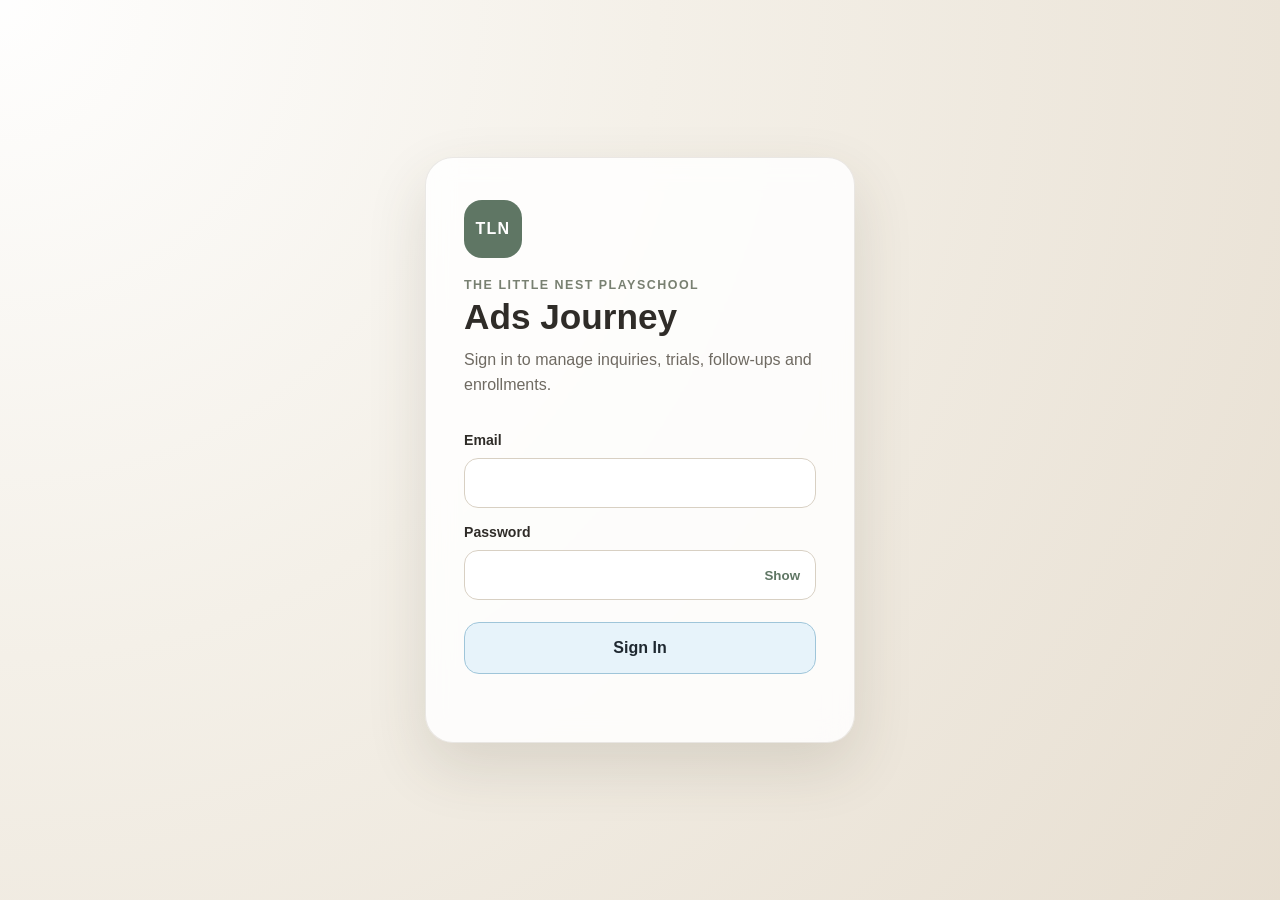
<file: dashboard.html>
<!DOCTYPE html>
<html lang="en">
<head>
<meta charset="UTF-8">
<meta name="viewport" content="width=device-width, initial-scale=1.0">
<title>Ads Journey</title>
<link rel="stylesheet" href="dashboard.css?v=20261128-stage4-green-attention">
<link rel="stylesheet" href="dashboard_filter.css?v=20261003-1925">
<link rel="stylesheet" href="help_manual.css?v=20261004-1034">
<link rel="stylesheet" href="parent_form_attention.css?v=20261018">
</head>
<body>
<header class="topbar">
  <div class="brand-block">
    <p class="eyebrow">The Little Nest Playschool</p>
    <h1>Ads Journey</h1>
  </div>
  <section class="topbar-summary" aria-label="Journey summary">
    <div class="summary-card"><span class="summary-value" id="summaryActive">0</span><span class="summary-label">Active</span></div>
    <div class="summary-card"><span class="summary-value" id="summaryReengagement">0</span><span class="summary-label">Re-engagement</span></div>
    <div class="summary-card danger"><span class="summary-value">0</span><span class="summary-label">Scheduled</span></div>
    <div class="summary-card warning"><span class="summary-value">0</span><span class="summary-label">Franchise Update Due</span></div>
    <div class="summary-card warning"><span class="summary-value">0</span><span class="summary-label">Follow Up</span></div>
    <div class="summary-card"><span class="summary-value">0</span><span class="summary-label">Enrolled</span></div>
  </section>
  <div class="topbar-actions">
    <button id="calendarButton" class="secondary-button" type="button" onclick="const w=document.getElementById('calendarWindow');if(!w.dataset.initialized){w.querySelector('iframe').src='calendar.html?embedded=1&fresh='+Date.now();w.dataset.initialized='1'}w.hidden=false;window.refreshCalendarPending?.()">Calendar <span id="calendarPendingCount" class="calendar-pending-badge" hidden></span></button>
    <button id="newInquiryButton" class="secondary-button" type="button">+ New Inquiry</button>
    <button id="journeySearchButton" class="secondary-button" type="button">Search</button>
    <div class="filter-wrap">
      <button id="franchiseFilterButton" class="filter-button" type="button">Franchises: All Locations <span>▾</span></button>
      <div id="franchiseFilterPanel" class="filter-panel" hidden>
        <div class="filter-panel-head">
          <div><p class="section-kicker">Franchise Filter</p><h3>Select locations</h3></div>
          <div class="filter-panel-controls">
            <button id="selectAllFranchises" class="text-button" type="button">Select All</button>
            <button id="clearAllFranchises" class="text-button" type="button">Clear All</button>
            <button id="backFranchiseFilter" class="secondary-button" type="button">← Back</button>
          </div>
        </div>
        <div id="franchiseCheckboxList" class="checkbox-list"></div>
      </div>
    </div>
    <button id="helpButton" class="secondary-button" type="button">Help!</button>
    <div class="maintenance-wrap">
      <button id="maintenanceButton" class="filter-button maintenance-button" type="button">Maintenance <span>▾</span></button>
      <div id="maintenancePanel" class="maintenance-menu" hidden>
        <button id="batchImportButton" type="button">Batch Import</button>
        <button id="adminActivityButton" type="button">Admin Activity</button>
        <button id="locationPerformanceButton" type="button">Location Performance</button>
        <button id="marketingPerformanceButton" type="button">Marketing Performance</button>
      </div>
    </div>
  </div>
  <div class="user-actions">
    <span id="userName" class="user-name">Loading…</span>
    <button id="logoutButton" class="secondary-button" type="button">Log out</button>
  </div>
</header>
<main class="page-shell journey-board-shell">
  <section class="journey-board-section">
    <div class="board-heading">
      <div><p class="section-kicker">Working Queue</p></div>
    </div>
    <div class="journey-board">
      <section class="journey-column" data-stage="inquiry">
        <header><div><span class="column-kicker">Stage 1</span><h3>Inquiry</h3></div><span class="column-count">0</span></header>
        <div class="journey-column-list"></div>
      </section>
      <section class="journey-column" data-stage="inquiry-follow-up-pending">
        <header><div><span class="column-kicker">Stage 1B</span><h3>Re-engagement</h3></div><span class="column-count">0</span></header>
        <div class="journey-column-list"></div>
      </section>
      <section class="journey-column" data-stage="scheduled">
        <header><div><span class="column-kicker">Stage 2</span><h3>Scheduled</h3></div><span class="column-count">0</span></header>
        <div class="journey-column-list"></div>
      </section>
      <section class="journey-column" data-stage="awaiting-outcome">
        <header><div><span class="column-kicker">Stage 3</span><h3>Awaiting Outcome</h3></div><span class="column-count">0</span></header>
        <div class="journey-column-list"></div>
      </section>
      <section class="journey-column" data-stage="followup">
        <header><div><span class="column-kicker">Stage 4</span><h3>Follow-up / Decision</h3></div><span class="column-count">0</span></header>
        <div class="journey-column-list"></div>
      </section>
      <section class="journey-column" data-stage="enrollment">
        <header><div class="stage5-title-stack"><span class="column-kicker">Stage 5</span><h3>Enrollment</h3></div><span class="column-count">0</span></header>
        <div class="stage5-view-switch"><button id="fwHeaderToggle" class="fw-header-toggle" type="button" aria-label="Switch to Enrollment view" title="Switch to Enrollment view">⇄ Enrollment</button></div>
        <section id="franchiseWorkspace" class="franchise-workspace" role="region" aria-label="Franchise groups" hidden>
          <div id="fwGroupOverview" class="fw-group-overview">
            <div class="fw-groups-head"><strong>Quick selections</strong><button id="fwReloadGroups" type="button" title="Reload saved groups" aria-label="Reload saved groups">↻</button></div>
            <button id="fwAllFranchises" class="fw-all-button" type="button"><span>All Franchises</span><span class="fw-group-meta"><span class="fw-active-marker" hidden>✓ Active</span><span id="fwAllCount">—</span></span></button>
            <div id="fwGroupList" class="fw-group-list"><p class="fw-muted">Loading saved groups…</p></div>
            <div id="fwGroupMessage" class="fw-group-message" role="status"></div>
            <div class="fw-save-actions">
              <button id="fwSaveGroup" type="button" disabled>+ Create Group</button>
              <button id="fwUpdateGroup" type="button" hidden disabled>Edit Group</button>
            </div>
          </div>
          <form id="fwGroupEditor" class="fw-group-editor" hidden>
            <div class="fw-editor-header"><h4 id="fwEditorHeading">Create Group</h4></div>
            <label for="fwGroupName">Group name</label>
            <input id="fwGroupName" type="text" maxlength="60" placeholder="e.g. My Quezon Locations" required>
            <label id="fwSharedChoice" class="fw-shared-choice" hidden><input id="fwIsShared" type="checkbox"> Share with all admins</label>
            <div class="fw-list-head"><strong>Select franchises</strong><span id="fwCheckedCount">0 selected</span></div>
            <div class="fw-editor-shortcuts"><button type="button" id="fwSelectAll">Select All</button><button type="button" id="fwClearAll">Clear All</button></div>
            <input id="fwSearch" class="fw-search" type="search" placeholder="Search locations…" aria-label="Search franchise locations">
            <div id="fwFranchiseList" class="fw-franchise-list"></div>
            <p id="fwEditorStatus" role="status"></p>
            <div class="fw-editor-actions"><button type="button" id="fwCancelEditor">Cancel</button><button type="submit" id="fwConfirmSave" class="fw-confirm-save">Save Group</button></div>
          </form>
        </section>
        <div id="enrollmentWorkspace" class="enrollment-workspace" role="region" aria-label="Enrollment">
          <div class="journey-column-list"></div>
          <div class="enrollment-performance" aria-label="Enrollment Performance">
            <h4>Enrollment Performance</h4>
            <div class="enrollment-performance-grid"><div><span>Today</span><strong data-enrollment-period="today">—</strong></div><div><span>Yesterday</span><strong data-enrollment-period="yesterday">—</strong></div><div><span>Last 7 days</span><strong data-enrollment-period="last7">—</strong></div><div><span>Previous 7 days</span><strong data-enrollment-period="previous7">—</strong></div></div>
            <div class="enrollment-daily-title">Daily Enrollments · Last 7 Days</div>
            <div class="enrollment-daily-days" id="enrollmentDailyDays"></div>
          </div>
        </div>
      </section>
    </div>
  </section>
</main>
<section id="reengagementModal" class="dashboard-modal reengagement-modal" hidden style="display:none"><div class="dashboard-modal-head"><div><p class="section-kicker">Stage 1B</p><h2>Re-engagement</h2></div><button class="secondary-button modal-close" type="button">← Back</button></div><div class="dashboard-modal-body"><div id="reengagementQueueView"><div class="reengagement-summary"><div><small>Due now</small><strong id="reDue">—</strong></div><div><small>Scheduled</small><strong id="reScheduled">—</strong></div><div><small>Awaiting reply</small><strong id="reAwaiting">—</strong></div></div><h3 class="reengagement-subhead">Moved into Re-engagement</h3><div id="reDaily" class="reengagement-daily"></div><div class="reengagement-queue-head"><h3>Re-engagement Queue</h3><span id="reQueueTotal">0 records</span></div><div id="reengagementRecords" class="reengagement-records"></div></div><div id="reengagementDetailView" hidden></div></div></section>
<div id="dashboardModalBackdrop" class="dashboard-modal-backdrop" hidden></div>
<section id="helpManualModal" class="dashboard-modal help-modal" hidden>
  <div class="dashboard-modal-head"><div><p class="section-kicker">Help</p><h2>Ads Journey Manual</h2></div><button class="secondary-button modal-close" type="button">← Back</button></div>
  <div id="helpManualContent" class="dashboard-modal-body">
    <div class="help-manual-shell">
      <aside class="help-manual-nav">
        <div class="help-language-switch" aria-label="Manual language">
          <button id="helpLangEnglish" class="help-language-button" type="button">English</button>
          <button id="helpLangTagalog" class="help-language-button" type="button">Tagalog</button>
        </div>
        <input id="helpManualSearch" class="help-manual-search" type="search" placeholder="Search the manual">
        <nav id="helpManualToc" class="help-manual-toc" aria-label="Manual table of contents"></nav>
      </aside>
      <div id="helpManualPage" class="help-manual-content"></div>
    </div>
  </div>
</section>
<section id="journeySearchModal" class="dashboard-modal search-modal" hidden>
  <div class="dashboard-modal-head"><div><p class="section-kicker">Journey Search</p><h2>Find any record</h2></div><button class="secondary-button modal-close" type="button">← Back</button></div>
  <div class="dashboard-modal-body">
    <div class="journey-search-row"><input id="journeySearchInput" type="text" placeholder="Facebook profile URL, username, name, inquiry ID, journey ID, parent or child name"><button id="runJourneySearch" class="secondary-button" type="button">Search</button></div>
    <p class="search-help">Search includes active, dormant, enrolled and closed journeys.</p>
    <div id="journeySearchResults" class="journey-search-results"></div>
  </div>
</section>
<section id="adminActivityModal" class="dashboard-modal" hidden><div class="dashboard-modal-head"><div><p class="section-kicker">Shared Admin View</p><h2>Admin Activity</h2></div><button class="secondary-button modal-close" type="button">← Back</button></div><div class="dashboard-modal-body activity-list"></div></section>
<section id="locationPerformanceModal" class="dashboard-modal" hidden><div class="dashboard-modal-head"><div><p class="section-kicker">Conversion</p><h2>Location Performance</h2></div><button class="secondary-button modal-close" type="button">← Back</button></div><div class="dashboard-modal-body"><table><thead><tr><th>Location</th><th>Inquiries</th><th>Trials</th><th>Enrolled</th><th>Trial → Enroll</th></tr></thead><tbody></tbody></table></div></section>
<section id="marketingPerformanceModal" class="dashboard-modal" hidden><div class="dashboard-modal-head"><div><p class="section-kicker">Ads</p><h2>Marketing Performance</h2></div><button class="secondary-button modal-close" type="button">← Back</button></div><div class="dashboard-modal-body"><div class="marketing-current"></div><button id="addMarketingSnapshotButton" class="secondary-button" type="button">+ Enter New Snapshot</button></div></section>
<script src="usage_tracker.js"></script>
<script src="franchise_cards.js"></script>
<script src="dashboard.js?v=20261128-stage4-manual-draft"></script>
<script src="franchise_workspace.js?v=20261019-header-toggle"></script>
<script src="help_manual.js?v=20261004-1950"></script>
<script src="batch_import.js?v=20261003-2054"></script>
<script src="stage1_not_interested.js?v=20261113-enroll-dock"></script>
<script src="stage3_outcome.js?v=20261010-stage3-confirm"></script>
<script src="admin_activity_rows.js"></script>
<script src="reengagement.js?v=20261123-parent-form-link"></script>
<script src="parent_form_attention.js?v=20261018-franchise-scope"></script>
<script src="stage2_confirmation_attention.js?v=20261019-handoff-repair"></script>
<section id="calendarWindow" aria-label="Session Availability Calendar" hidden style="position:fixed;right:12px;top:66px;width:50vw;height:min(540px,calc(100vh - 80px));z-index:130;background:#fffdf9;border:1px solid #ded6ca;border-radius:15px;box-shadow:0 20px 70px rgba(33,28,22,.25);overflow:hidden">
<div style="height:37px;display:flex;align-items:center;justify-content:space-between;padding:4px 12px;background:#eef2ed;border-bottom:1px solid #ded6ca"><strong style="font-size:12px">Session Availability Calendar</strong><button class="secondary-button" type="button" onclick="document.getElementById('calendarWindow').hidden=true;window.refreshCalendarPending?.()" style="padding:5px 9px">✕ Close</button></div>
<iframe src="calendar.html?embedded=1" title="Session Availability Calendar" style="width:100%;height:calc(100% - 37px);border:0;background:#f4efe7"></iframe>
</section>
<style>#calendarWindow[hidden]{display:none!important}</style>
<style>
/*   Ads Journey calendar pending submission badge*/
.calendar-pending-badge{display:inline-flex;align-items:center;justify-content:center;min-width:21px;height:21px;padding:1px 6px;margin-left:5px;background:#b85a43;color:white;border-radius:14px;font-weight:800;font-size:11px;vertical-align:middle}
.calendar-pending-badge[hidden]{display:none!important}
</style>
<script>
/*   Live pending submissions count for calendar*/
(function(){
const badge=document.getElementById('calendarPendingCount');
let activeRequest=0;
async function refreshCalendarPending(){
const token=localStorage.getItem('ads_journey_token');if(!token){badge.hidden=true;return}
const request=++activeRequest;
try{const response=await fetch('https://x58r-xped-p4y6.n7e.xano.io/api:izED7dHy/ad_calendar_pending_updates',{headers:{Authorization:'Bearer '+token,Accept:'application/json'}});
if(!response.ok)throw new Error('Pending count unavailable');
const data=await response.json();if(!Array.isArray(data?.pending_updates))throw new Error('Invalid pending count');
if(request!==activeRequest)return;badge.hidden=data.pending_updates.length===0;badge.textContent=String(data.pending_updates.length);badge.title=data.pending_updates.length+' calendar submissions pending';
}catch(error){if(request===activeRequest){badge.hidden=false;badge.textContent='!';badge.title='Unable to check pending calendar updates'}}}
window.refreshCalendarPending=refreshCalendarPending;
window.addEventListener('message',event=>{if(event.origin===location.origin&&event.data?.type==='ads-calendar-pending-changed')refreshCalendarPending()});
refreshCalendarPending();
setInterval(()=>{if(!document.hidden)refreshCalendarPending()},45000);
document.addEventListener('visibilitychange',()=>{if(!document.hidden)refreshCalendarPending()});
})();
</script>
</body>
</html>
</file>
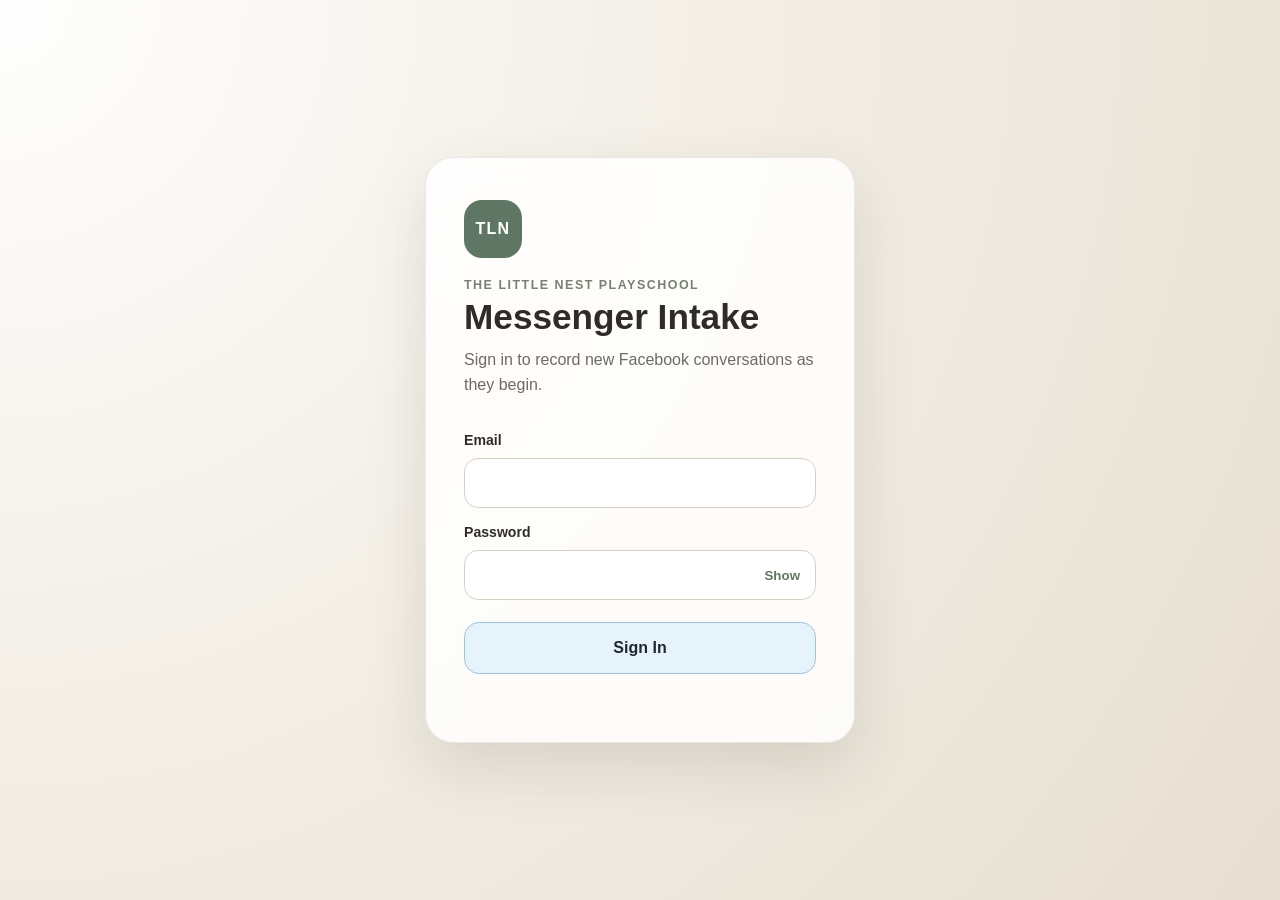
<file: intake.html>
<!DOCTYPE html>
<html lang="en">
<head>
<meta charset="UTF-8">
<meta name="viewport" content="width=device-width, initial-scale=1.0">
<title>New Messenger Inquiry | Ads Journey</title>
<link rel="stylesheet" href="intake.css?v=20261004-0604">
</head>
<body>
<header class="topbar">
  <div>
    <p class="eyebrow">The Little Nest Playschool</p>
    <h1>Messenger Intake</h1>
  </div>
  <div class="topbar-actions">
    <span id="userName" class="user-name">Loading…</span>
    <button id="logoutButton" class="secondary-button" type="button">Log out</button>
  </div>
</header>
<main class="page-shell">
  <section class="form-card">
    <form id="inquiryForm" novalidate>
      <div class="field-grid two-column">
        <div class="field">
          <label for="facebookName">Facebook name <span>*</span></label>
          <input id="facebookName" name="facebook_name" type="text" autocomplete="off" required placeholder="AlexRose Pitogo">
        </div>
        <div class="field">
          <label for="franchiseId">Branch / location <span>*</span></label>
          <select id="franchiseId" name="franchise_id" required disabled>
            <option value="">Loading branches…</option>
          </select>
        </div>
      </div>
      <div class="field">
        <label for="facebookProfileUrl">Facebook profile URL <span>*</span></label>
        <input id="facebookProfileUrl" name="facebook_profile_url" type="url" autocomplete="off" required placeholder="https://facebook.com/username">
        <p class="field-help">Open the parent's Facebook profile and paste the URL here.</p>
      </div>
      <div class="field-grid two-column">
        <div class="field">
          <label for="facebookUsername">Facebook username</label>
          <input id="facebookUsername" name="facebook_username" type="text" autocomplete="off" placeholder="username">
        </div>
        <div class="field">
          <label for="adId">Ad ID</label>
          <input id="adId" name="ad_id" type="text" autocomplete="off" placeholder="120249070251960208">
        </div>
      </div>
      <div class="field-grid two-column">
        <div class="field">
          <label for="firstMessageAt">First message time <span>*</span></label>
          <input id="firstMessageAt" name="first_message_at" type="datetime-local" required>
        </div>
        <div class="field">
          <label for="inquiryType">Initial inquiry</label>
          <select id="inquiryType" name="inquiry_type">
            <option value="">Select if known</option>
            <option value="rates">Rates / tuition</option>
            <option value="schedule">Schedule</option>
            <option value="location">Location</option>
            <option value="free_trial">Free trial</option>
            <option value="enrollment">Enrollment</option>
            <option value="age_group">Age group</option>
            <option value="other">Other</option>
          </select>
        </div>
      </div>
      <div class="field">
        <label for="initialNote">Initial note</label>
        <textarea id="initialNote" name="initial_note" rows="4" placeholder="Example: Asked for location and tuition for a 2-year-old."></textarea>
      </div>
      <div id="duplicateStatus" hidden></div>
      <div id="formMessage" class="form-message" role="alert" aria-live="polite"></div>
      <div class="form-actions">
        <button id="clearButton" class="secondary-button" type="button">Clear</button>
        <button id="saveButton" class="primary-button" type="submit">Create Inquiry</button>
      </div>
    </form>
  </section>
</main>
<div id="messageModal" class="message-modal" hidden>
  <div class="message-modal-backdrop"></div>
  <section class="message-modal-card" role="alertdialog" aria-modal="true" aria-labelledby="messageModalTitle" aria-describedby="messageModalText">
    <p class="section-kicker">Messenger Intake</p>
    <h3 id="messageModalTitle">Unable to create inquiry</h3>
    <p id="messageModalText"></p>
    <div class="message-modal-actions">
      <button id="messageModalOk" class="primary-button" type="button">OK</button>
    </div>
  </section>
</div>
<script src="intake.js"></script>
</body>
</html>
</file>
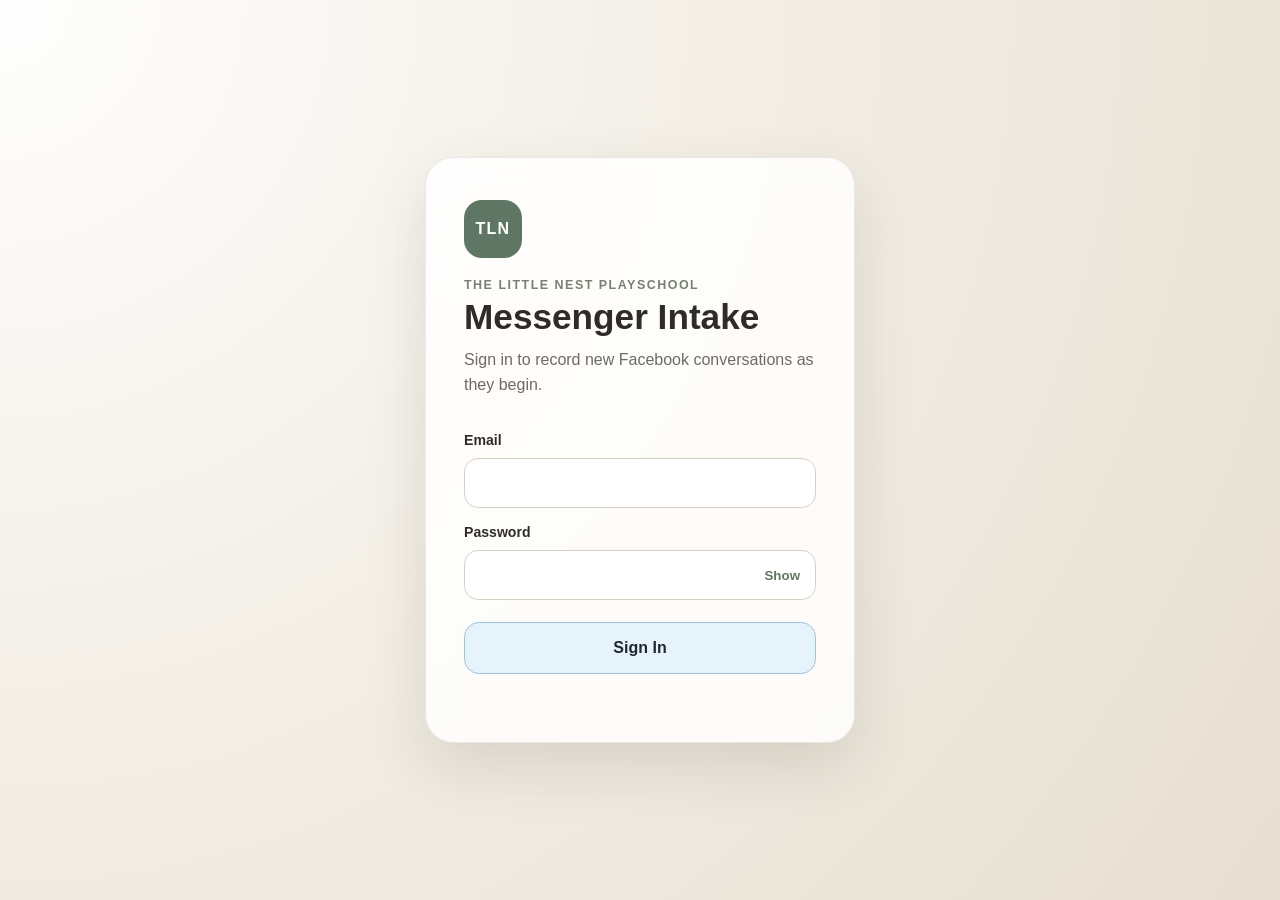
<file: intake_login.html>
<!DOCTYPE html>
<html lang="en">
<head>
<meta charset="UTF-8">
<meta name="viewport" content="width=device-width, initial-scale=1.0">
<title>Messenger Intake | The Little Nest</title>
<link rel="stylesheet" href="intake_login.css?v=20261004-0604">
</head>
<body>
<main class="login-shell">
<section class="login-card" aria-labelledby="login-title">
<div class="brand-mark">TLN</div>
<p class="eyebrow">The Little Nest Playschool</p>
<h1 id="login-title">Messenger Intake</h1>
<p class="subtext">Sign in to record new Facebook conversations as they begin.</p>
<form id="loginForm" novalidate>
<label for="email">Email</label>
<input id="email" name="email" type="email" autocomplete="username" required>
<label for="password">Password</label>
<div class="password-wrap">
<input id="password" name="password" type="password" autocomplete="current-password" required>
<button id="togglePassword" class="password-toggle" type="button" aria-label="Show password">Show</button>
</div>
<button id="loginButton" class="login-button" type="submit">Sign In</button>
<p id="loginMessage" class="login-message" role="alert" aria-live="polite"></p>
</form>
</section>
</main>
<script src="intake_login.js"></script>
</body>
</html>
</file>
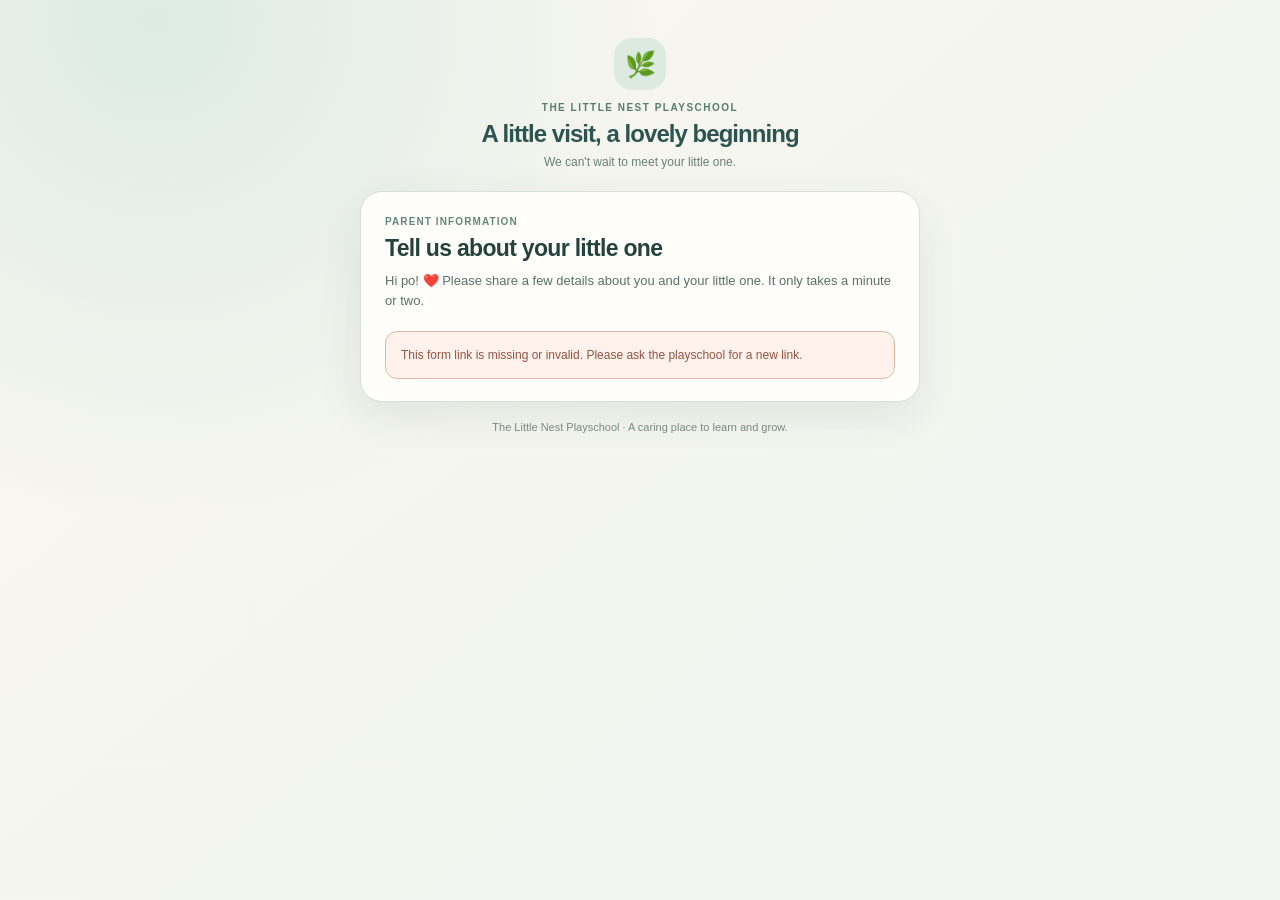
<file: parent_form.html>
<!DOCTYPE html>
<html lang="en">
<head>
<meta charset="UTF-8">
<meta name="viewport" content="width=device-width, initial-scale=1">
<meta name="robots" content="noindex,nofollow,noarchive">
<meta name="referrer" content="no-referrer">
<title>Parent Details | The Little Nest Playschool</title>
<style>
:root{font-family:Arial,Helvetica,sans-serif;color:#28404a;background:#f3f5f0;font-synthesis:none}
*{box-sizing:border-box}body{margin:0;min-height:100vh;padding:24px 14px 40px;background:radial-gradient(circle at 12% 2%,#dcebe4,transparent 35%),linear-gradient(140deg,#f9f6ef,#f0f5f0)}
.shell{width:min(100%,560px);margin:auto}.brand{text-align:center;padding:14px 10px 22px}.nest-mark{width:52px;height:52px;display:grid;place-items:center;border-radius:18px;background:#dceae0;margin:0 auto 12px;font-size:25px}.eyebrow{text-transform:uppercase;letter-spacing:.15em;font-weight:800;font-size:10px;color:#557c6e}.brand h1{margin:7px 0;font-size:24px;letter-spacing:-.04em;color:#2d5450}.brand p{font-size:12px;color:#688078;margin:0}
.card{padding:24px 24px 22px;background:#fffefa;border:1px solid #d6e1d9;box-shadow:0 14px 45px rgba(36,66,60,.09);border-radius:22px}.kicker{text-transform:uppercase;font-size:10px;letter-spacing:.11em;font-weight:800;color:#64877b}.card h2{font-size:23px;line-height:1.2;letter-spacing:-.03em;margin:8px 0;color:#25423d}.intro{font-size:13px;line-height:1.6;color:#587069;margin:0 0 19px}.branch{padding:10px 12px;border-radius:11px;background:#edf5f0;margin-bottom:17px;font-size:12px;font-weight:700;color:#39665b}
.form{display:grid;gap:14px}.field{display:grid;gap:6px;min-width:0}.field label{font-size:12px;font-weight:750;color:#365651}.field label span{color:#b15b43}.field input,.field textarea{width:100%;height:43px;padding:11px 12px;border:1px solid #cbd9d2;border-radius:10px;background:#fff;font:inherit;font-size:14px;color:#25453f;outline-offset:2px}.field textarea{height:69px;resize:vertical}.requested-session{padding:13px;border:1px solid #d6e1d9;background:#f1f6f2;border-radius:12px;display:grid;gap:10px}.requested-session[hidden]{display:none!important}.session-heading{font-size:12px;font-weight:800;color:#365651}.session-heading span{font-weight:400;color:#6c7b73}.session-label{font-size:12px;font-weight:750;color:#365651}.session-value{min-height:43px;padding:11px 12px;border:1px solid #cbd9d2;border-radius:10px;background:#fff;font-size:14px;font-weight:700;color:#25453f}.field input:focus,.field textarea:focus{outline:2px solid #a2c7b7;border-color:#6b9d87}.hint{font-size:11px;color:#71827c;line-height:1.4}.row{display:grid;grid-template-columns:1fr 1fr;gap:12px}.note{font-size:11px;line-height:1.55;color:#6c7b73;margin:0}.submit{width:100%;padding:14px;border:1px solid #4b8070;border-radius:11px;background:#446e61;color:white;font-weight:800;font-size:14px;cursor:pointer;transition:background .15s}.submit:hover:not(:disabled){background:#2e5b4e}.submit:disabled{opacity:.6;cursor:wait}.message{padding:14px 15px;border-radius:12px;font-size:12px;line-height:1.5;border:1px solid #cbdad1;background:#edf6f0;color:#31584e}.message.error{background:#fff1eb;border-color:#e3b7a5;color:#925443}.message[hidden],.form[hidden],.branch[hidden]{display:none!important}.footer{text-align:center;margin:17px auto;font-size:11px;line-height:1.6;color:#7b8b83}.success{text-align:center;padding:25px 8px}.success .check{font-size:36px}.success h2{margin:12px 0}.success p{font-size:13px;line-height:1.7;color:#5d776d}a{color:#306d5e}
@media(max-width:420px){body{padding:10px 9px 25px}.brand{padding:10px 8px 18px}.brand h1{font-size:21px}.card{padding:19px 15px;border-radius:17px}.row{gap:9px}.field input,.field textarea{font-size:16px}}
</style>
</head>
<body>
<main class="shell">
<header class="brand"><div class="nest-mark" aria-hidden="true">🌿</div><div class="eyebrow">The Little Nest Playschool</div><h1>A little visit, a lovely beginning</h1><p>We can't wait to meet your little one.</p></header>
<section class="card" id="formCard" aria-labelledby="formTitle">
<div class="kicker">Parent Information</div>
<h2 id="formTitle">Tell us about your little one</h2>
<p class="intro">Hi po! ❤️ Please share a few details about you and your little one. It only takes a minute or two.</p>
<div id="formBranch" class="branch" hidden></div>
<div id="formMessage" class="message" role="status">Checking your personal form link…</div>
<form class="form" id="parentForm" hidden novalidate>
<div class="field"><label for="parentName">Parent's full name <span>*</span></label><input id="parentName" name="parent_name" type="text" maxlength="120" autocomplete="name" required placeholder="Your name"></div>
<div class="field"><label for="childName">Child's name <span>*</span></label><input id="childName" name="child_name" type="text" maxlength="120" required placeholder="Your little one's name"></div>
<div class="row"><div class="field"><label for="ageYears">Age in years <span>*</span></label><input id="ageYears" name="age_years" type="number" min="0" max="12" step="1" required placeholder="0"></div><div class="field"><label for="ageMonths">Extra months</label><input id="ageMonths" name="age_months" type="number" min="0" max="11" step="1" value="0" placeholder="0"></div></div>
<div class="field"><label for="city">City / Municipality <span>*</span></label><input id="city" name="city" type="text" maxlength="120" required placeholder="e.g. Tanauan City"></div>
<div class="requested-session" id="requestedSession" hidden><div class="session-heading">Your requested session <span>(not yet confirmed)</span></div><div class="row"><div class="field"><div class="session-label">Date</div><div class="session-value" id="preferredDateText"></div></div><div class="field"><div class="session-label">Time</div><div class="session-value" id="preferredTimeText"></div></div></div><p class="note">Need a different date or time? Send us a message and we will help arrange it.</p></div>
<div class="field"><label for="address">Street / Barangay / Address</label><input id="address" name="address" type="text" maxlength="240" placeholder="Where you live (optional)"></div>
<div class="field"><label for="contactNumber">Contact number (optional)</label><input id="contactNumber" name="contact_number" type="tel" inputmode="tel" autocomplete="tel" maxlength="30" placeholder="09xx xxx xxxx"></div>
<div class="field"><label for="parentNotes">Anything else you'd like us to know?</label><textarea id="parentNotes" name="notes" maxlength="700" placeholder="Optional"></textarea></div>
<button class="submit" id="submitParentForm" type="submit">Send My Details ❤️</button>
</form>
</section>
<footer class="footer">The Little Nest Playschool · A caring place to learn and grow.</footer>
</main>
<script>
(()=>{'use strict';
const API='https://x58r-xped-p4y6.n7e.xano.io/api:0Ddhs4dT';
const token=new URLSearchParams(location.search).get('t')||'';
const el=id=>document.getElementById(id),form=el('parentForm'),message=el('formMessage'),branch=el('formBranch'),submit=el('submitParentForm');
let accepted=false,busy=false,requestedDate='',requestedTime='';
function notice(text,error=false){message.hidden=false;message.textContent=text;message.classList.toggle('error',error);}
async function getJSON(response){return response.json().catch(()=>({}));}
function string(v,max){return String(v||'').trim().slice(0,max);}
function applyPrefill(data){
if(!data||typeof data!=='object'||Array.isArray(data))return;
for(const [key,id,max] of [['parent_name','parentName',120],['child_name','childName',120],['city','city',120]]){
  if(typeof data[key]==='string')el(id).value=string(data[key],max);
}
for(const [key,id,max] of [['age_years','ageYears',12],['age_months','ageMonths',11]]){
  if(Number.isInteger(data[key])&&data[key]>=0&&data[key]<=max)el(id).value=String(data[key]);
}
const date=typeof data.preferred_date==='string'&&/^\d{4}-\d{2}-\d{2}$/.test(data.preferred_date)?data.preferred_date:'';
const time=typeof data.preferred_time==='string'&&/^(?:[01]\d|2[0-3]):[0-5]\d$/.test(data.preferred_time)?data.preferred_time:'';
if(date||time){requestedDate=date;requestedTime=time;el('preferredDateText').textContent=date?new Date(date+'T12:00:00').toLocaleDateString('en-US',{weekday:'long',month:'long',day:'numeric',year:'numeric'}):'To be arranged';el('preferredTimeText').textContent=time?new Date('2000-01-01T'+time+':00').toLocaleTimeString('en-US',{hour:'numeric',minute:'2-digit'}):'To be arranged';el('requestedSession').hidden=false;}
}
async function initialize(){
if(!/^[A-Za-z0-9_-]{24,160}$/.test(token)){notice('This form link is missing or invalid. Please ask the playschool for a new link.',true);return;}
try{
const r=await fetch(API+'/ad_parent_form_public?t='+encodeURIComponent(token),{cache:'no-store',referrerPolicy:'no-referrer'});
const d=await getJSON(r);
if(!r.ok||d.valid!==true||!['visit','trial'].includes(String(d.schedule_type||''))){notice(d.status==='expired'?'This link has expired. Please ask the playschool for a new one.':'This form link is not available. Please ask the playschool for a new link.',true);return;}
accepted=true;
if(d.branch_name){branch.textContent=string(d.branch_name,140);branch.hidden=false;}
applyPrefill(d.prefill_data);
message.hidden=true;form.hidden=false;
}catch(_){notice('We could not open your form right now. Please try again later or message the playschool.',true);}
}
form.addEventListener('submit',async e=>{
e.preventDefault();if(!accepted||busy)return;
if(!form.reportValidity())return;
const years=Number(el('ageYears').value),months=Number(el('ageMonths').value||0);
if(!Number.isInteger(years)||years<0||years>12||!Number.isInteger(months)||months<0||months>11){notice('Please check your little one’s age.',true);return;}
const parent=string(el('parentName').value,120),child=string(el('childName').value,120),city=string(el('city').value,120),phone=string(el('contactNumber').value,30);
if(!parent||!child||!city){notice('Please complete the required details.',true);return;}
if(phone&&phone.replace(/\D/g,'').length<7){notice('Please enter a valid contact number, or leave it blank.',true);return;}
const payload={token,parent_name:parent,child_name:child,age_years:years,age_months:months,city,address:string(el('address').value,240),contact_number:phone,preferred_date:requestedDate||null,preferred_time:requestedTime||'',notes:string(el('parentNotes').value,700)};
busy=true;submit.disabled=true;submit.textContent='Sending your details…';message.hidden=true;
try{
const r=await fetch(API+'/ad_parent_form_submit',{method:'POST',headers:{'Content-Type':'application/json'},body:JSON.stringify(payload),referrerPolicy:'no-referrer'});
const d=await getJSON(r);
if(!r.ok||d.success!==true||!(d.submission_id||d.submission?.id))throw new Error(d.message||'Your information could not be submitted. Please try again.');
accepted=false;form.hidden=true;branch.hidden=true;
el('formCard').innerHTML='<div class="success"><div class="check">💚</div><h2>Thank you po!</h2><p>We received your details. We look forward to welcoming you and your little one!</p></div>';
}catch(error){notice(error.message||'Could not send your details. Please try again.',true);busy=false;submit.disabled=false;submit.textContent='Send My Details ❤️';}
});
initialize();
})();
</script>
</body>
</html>
</file>
<file: login.css>
*{box-sizing:border-box}html,body{margin:0;min-height:100%;font-family:Inter,Arial,sans-serif;background:#f4f0e8;color:#2f2c28}body{min-height:100vh}.login-shell{min-height:100vh;display:grid;place-items:center;padding:24px;background:radial-gradient(circle at top left,rgba(255,255,255,.95),rgba(244,240,232,.82) 42%,rgba(230,221,207,.92))}.login-card{width:min(100%,430px);padding:42px 38px 36px;background:rgba(255,255,255,.84);border:1px solid rgba(90,77,58,.12);border-radius:28px;box-shadow:0 24px 60px rgba(73,61,44,.14);backdrop-filter:blur(14px)}.brand-mark{width:58px;height:58px;display:grid;place-items:center;border-radius:18px;background:#5f7664;color:#fff;font-weight:800;letter-spacing:.08em;margin-bottom:20px}.eyebrow{margin:0 0 7px;font-size:.78rem;font-weight:700;letter-spacing:.12em;text-transform:uppercase;color:#788071}h1{margin:0;font-size:2.2rem;line-height:1.05;font-weight:750}.subtext{margin:12px 0 28px;color:#6f6a62;line-height:1.55}form{display:grid;gap:10px}label{font-size:.88rem;font-weight:700;margin-top:6px}input{width:100%;height:50px;border:1px solid #d8d0c3;border-radius:14px;padding:0 15px;font:inherit;background:#fff;color:#2f2c28;outline:none;transition:border-color .2s,box-shadow .2s}input:focus{border-color:#6f8773;box-shadow:0 0 0 4px rgba(111,135,115,.12)}.password-wrap{position:relative}.password-wrap input{padding-right:74px}.password-toggle{position:absolute;right:8px;top:50%;transform:translateY(-50%);border:0;background:transparent;color:#5f7664;font-weight:700;cursor:pointer;padding:8px}.login-button{height:52px;border:1px solid #9fc5d9;border-radius:15px;background:#e7f3fa;color:#1f2830;font:inherit;font-weight:800;cursor:pointer;margin-top:12px;transition:transform .15s,opacity .2s,background .15s}.login-button:hover{background:#d7ebf5;transform:translateY(-1px)}.login-button:disabled{opacity:.58;cursor:wait;transform:none}.login-message{min-height:20px;margin:2px 0 0;font-size:.88rem;color:#b3473f}.login-message.success{color:#51705a}@media(max-width:520px){.login-shell{padding:16px}.login-card{padding:34px 24px 30px;border-radius:22px}h1{font-size:1.9rem}}
</file>
<file: dashboard.css>
:root{--bg:#f4efe7;--card:#fffdf9;--text:#292824;--muted:#746f67;--line:#ded6ca;--green:#6d8572;--green-dark:#556a5a;--soft:#eef2ed;--warning:#c49a52;--warning-soft:#f7ecd7;--danger:#b84d43;--danger-soft:#f8e3df;--button-bg:#e7f3fa;--button-border:#9fc5d9;--button-hover:#d7ebf5;--button-text:#1f2830;--shadow:0 12px 32px rgba(63,54,42,.08)}
*{box-sizing:border-box}html,body{height:100%}body{margin:0;font-family:Arial,Helvetica,sans-serif;background:var(--bg);color:var(--text);overflow:hidden}button,input,select,textarea{font:inherit}.topbar{height:58px;display:grid;grid-template-columns:160px auto minmax(0,1fr) 120px;align-items:center;gap:10px;padding:8px 12px;border-bottom:1px solid rgba(90,78,62,.12);background:rgba(255,253,249,.94);backdrop-filter:blur(10px);position:relative;z-index:50}.brand-block{grid-column:1}.topbar h1{margin:2px 0 0;font-size:18px}.eyebrow,.section-kicker{margin:0;text-transform:uppercase;letter-spacing:.12em;font-size:9px;font-weight:700;color:var(--green-dark)}.topbar-summary{grid-column:2;display:flex;align-items:center;gap:4px;white-space:nowrap}.topbar-summary .summary-card{height:34px;min-width:54px;border:1px solid rgba(90,78,62,.12);background:var(--card);border-radius:8px;padding:4px 7px;display:flex;flex-direction:column;align-items:flex-start;justify-content:center;box-shadow:none}.topbar-summary .summary-card.warning{border-color:rgba(196,154,82,.35)}.topbar-summary .summary-card.danger{border-color:rgba(184,77,67,.32)}.topbar-summary .summary-value{font-size:14px;font-weight:800;line-height:1}.topbar-summary .summary-label{font-size:7px;color:var(--muted);font-weight:700;margin-top:2px;line-height:1}.topbar-actions{grid-column:3;display:flex;align-items:center;justify-content:space-evenly;gap:14px;white-space:nowrap;min-width:0;padding:0 18px}.user-actions{grid-column:4;display:flex;align-items:center;justify-content:flex-end;gap:10px;padding-left:8px}.user-name{font-size:11px;color:var(--muted)}.secondary-button,.filter-button,.text-button{border:1px solid var(--button-border);background:var(--button-bg);color:var(--button-text);border-radius:9px;padding:8px 12px;font-weight:700;font-size:11px;cursor:pointer;line-height:1}#journeySearchButton{min-width:124px;padding:8px 20px;font-size:12px}.topbar .secondary-button,.topbar .filter-button{height:34px;min-height:34px}.secondary-button:hover,.filter-button:hover,.text-button:hover{background:var(--button-hover);color:var(--button-text)}.icon-button{border:0;background:transparent;color:var(--muted);font-size:24px;line-height:1;cursor:pointer}.filter-wrap{position:relative}.filter-button{min-width:155px;display:flex;justify-content:space-between;align-items:center;gap:10px;text-align:left}.maintenance-wrap{position:relative}.maintenance-button{min-width:118px}.maintenance-menu{position:absolute;right:0;top:calc(100% + 8px);width:190px;background:var(--card);border:1px solid var(--line);border-radius:12px;box-shadow:0 18px 45px rgba(52,45,36,.16);padding:6px;z-index:90;display:flex;flex-direction:column;gap:3px}.maintenance-menu[hidden]{display:none}.maintenance-menu button{width:100%;border:1px solid var(--button-border);background:var(--button-bg);color:var(--button-text);border-radius:8px;padding:9px 10px;text-align:left;font-size:11px;font-weight:700;cursor:pointer}.maintenance-menu button:hover{background:var(--button-hover);color:var(--button-text)}.filter-panel{position:absolute;right:0;top:calc(100% + 8px);width:min(780px,80vw);background:var(--card);border:1px solid var(--line);border-radius:16px;box-shadow:0 24px 70px rgba(52,45,36,.18);padding:14px;z-index:80}.filter-panel[hidden]{display:none}.filter-panel-head{display:flex;align-items:flex-start;justify-content:space-between;gap:12px}.filter-panel-title-row{display:flex;align-items:center;gap:10px}.filter-panel-head h3{margin:3px 0 0;font-size:16px}.filter-search{width:100%;margin-top:10px;border:1px solid var(--line);border-radius:10px;padding:8px 10px;outline:none}.filter-search:focus{border-color:var(--green);box-shadow:0 0 0 3px rgba(109,133,114,.1)}.filter-actions-row{display:flex;justify-content:space-between;align-items:center;margin:8px 0}.filter-actions-row .text-button{padding:6px 9px}.checkbox-list{display:grid;grid-template-columns:repeat(3,minmax(0,1fr));gap:4px 20px;max-height:none;overflow:visible;padding:0}.checkbox-item{display:flex;align-items:center;gap:8px;padding:6px;border-radius:8px;font-size:12px}.checkbox-item:hover{background:#faf8f4}.checkbox-item input{accent-color:var(--green)}
.journey-board-shell{height:calc(100vh - 58px);padding:8px 12px 12px;overflow:hidden}.journey-board-section{height:100%;min-height:0;background:var(--card);border:1px solid rgba(90,78,62,.12);border-radius:14px;box-shadow:var(--shadow);padding:8px 10px 10px;display:flex;flex-direction:column;overflow:hidden}.board-heading{display:flex;justify-content:space-between;align-items:center;gap:16px;padding:0 2px 6px;flex:0 0 auto}.board-help{margin:0;font-size:10px;color:var(--muted)}.journey-board{flex:1;min-height:0;display:grid;grid-template-columns:repeat(6,minmax(0,1fr));gap:8px;overflow:hidden}.journey-column{min-width:0;min-height:0;background:#f8f5ef;border:1px solid var(--line);border-radius:11px;display:flex;flex-direction:column;overflow:hidden}.journey-column>header{display:flex;justify-content:space-between;align-items:center;gap:8px;padding:8px 9px;border-bottom:1px solid var(--line);background:rgba(255,253,249,.88);flex:0 0 auto}.journey-column h3{margin:1px 0 0;font-size:12px}.column-kicker{display:block;font-size:8px;text-transform:uppercase;letter-spacing:.08em;color:var(--muted);font-weight:700}.column-count{display:inline-flex;align-items:center;justify-content:center;min-width:22px;height:22px;padding:0 6px;border-radius:999px;background:var(--soft);color:var(--green-dark);font-size:9px;font-weight:800}.journey-column-list{min-height:0;overflow:auto;padding:7px;display:flex;flex-direction:column;gap:6px}.journey-card{background:#fff;border:1px solid #e7ded2;border-radius:10px;padding:9px;cursor:pointer;box-shadow:0 2px 8px rgba(63,54,42,.04);transition:transform .12s ease,border-color .12s ease}.journey-card:hover{transform:translateY(-1px);border-color:rgba(109,133,114,.55)}.journey-card.urgent{border-color:rgba(184,77,67,.4);box-shadow:0 2px 8px rgba(184,77,67,.08)}.journey-card.enrolled{border-color:rgba(109,133,114,.55);box-shadow:0 2px 8px rgba(109,133,114,.10)}.journey-card.franchise-accent{border-left:3px solid var(--franchise-accent)}.card-top{display:flex;justify-content:space-between;align-items:flex-start;gap:6px}.card-top strong{font-size:10px;line-height:1.2}.card-actions{display:flex;flex-direction:column;align-items:flex-end;gap:4px;flex:0 0 auto}.card-open-button{border:1px solid var(--button-border);background:var(--button-bg);color:var(--button-text);border-radius:6px;padding:2px 6px;font-size:7px;font-weight:800;line-height:1.2;cursor:pointer}.card-open-button:hover{background:var(--button-hover);border-color:var(--button-border)}.journey-card p{margin:4px 0 7px;font-size:9px;line-height:1.3;color:var(--muted)}.card-next{display:flex;justify-content:space-between;align-items:center;gap:6px;padding-top:6px;border-top:1px solid #f0ebe4;font-size:8px;color:var(--muted)}.card-next span{font-weight:700;color:var(--text)}.card-next time{white-space:nowrap}.priority{display:inline-flex;align-items:center;justify-content:center;border-radius:999px;padding:3px 5px;font-size:7px;font-weight:800;white-space:nowrap}.priority.quiet{background:var(--soft);color:var(--green-dark)}.priority.waiting{background:#ece9e3;color:#6e6960}.priority.waiting-parent{background:#e8efe9;color:var(--green-dark)}.priority.waiting-blue{background:#e2f0fb;color:#236092;border:1px solid #b9d7ee}.priority.upcoming{background:var(--warning-soft);color:#8a692d}.priority.enrolled{background:#e8efe9;color:var(--green-dark)}.priority.due{background:#f6dccf;color:#9b5134}.priority.overdue{background:var(--danger-soft);color:#8f3e36}.journey-column[data-stage="inquiry"] .journey-card{display:grid;grid-template-columns:minmax(0,1fr) auto;grid-template-rows:auto auto;column-gap:8px;row-gap:3px;padding:8px 9px}.journey-column[data-stage="inquiry"] .card-top{display:contents}.journey-column[data-stage="inquiry"] .card-top strong{grid-column:1;grid-row:1;align-self:center}.journey-column[data-stage="inquiry"] .card-top time{grid-column:2;grid-row:1;justify-self:end;align-self:center;font-size:9px;line-height:1.2;color:var(--muted);white-space:nowrap}.journey-column[data-stage="inquiry"] .card-actions{display:contents}.journey-column[data-stage="inquiry"] .priority{grid-column:2;grid-row:1;justify-self:end;align-self:center}.journey-column[data-stage="inquiry"] .journey-card p{grid-column:1;grid-row:2;margin:0;align-self:center}.journey-column[data-stage="inquiry"] .card-open-button{grid-column:2;grid-row:2;justify-self:end;align-self:center}
.dashboard-modal-backdrop{position:fixed;inset:0;background:rgba(39,35,29,.28);backdrop-filter:blur(2px);z-index:100}.dashboard-modal-backdrop[hidden],.dashboard-modal[hidden]{display:none}.dashboard-modal{position:fixed;top:50%;left:50%;transform:translate(-50%,-50%);width:min(850px,92vw);max-height:82vh;background:var(--card);border:1px solid var(--line);border-radius:16px;box-shadow:0 28px 80px rgba(40,35,28,.22);z-index:110;overflow:hidden}.dashboard-modal-head{display:flex;align-items:flex-start;justify-content:space-between;gap:16px;padding:14px 16px;border-bottom:1px solid var(--line)}.dashboard-modal-head h2{margin:3px 0 0;font-size:18px}.dashboard-modal-body{padding:14px 16px;overflow:auto;max-height:calc(82vh - 62px)}.activity-list{display:flex;flex-direction:column}.activity-row{display:grid;grid-template-columns:70px 1fr 120px;gap:12px;align-items:center;padding:9px 0;border-top:1px solid #eee8df;font-size:11px}.activity-row:first-child{border-top:0}.activity-row time{color:var(--muted)}.activity-row strong{text-align:right;color:var(--green-dark)}table{width:100%;border-collapse:collapse}th,td{padding:9px 8px;border-top:1px solid #eee8df;text-align:left;font-size:11px}thead th{border-top:0;color:var(--muted);font-size:9px;text-transform:uppercase;letter-spacing:.05em}.marketing-current{display:grid;grid-template-columns:repeat(4,minmax(0,1fr));gap:8px;margin-bottom:12px}.marketing-current>div{border:1px solid var(--line);border-radius:10px;padding:10px;background:#fff}.marketing-current span{display:block;font-size:9px;color:var(--muted);margin-bottom:3px}.marketing-current strong{font-size:13px}
.search-modal{width:min(760px,92vw)}.journey-search-row{display:grid;grid-template-columns:1fr auto;gap:8px}.journey-search-row input{width:100%;border:1px solid var(--line);border-radius:10px;padding:10px 12px;outline:none}.journey-search-row input:focus{border-color:var(--green);box-shadow:0 0 0 3px rgba(109,133,114,.1)}.search-help{margin:8px 0 12px;color:var(--muted);font-size:10px}.journey-search-results{display:flex;flex-direction:column;gap:8px}.search-result-card{border:1px solid var(--line);border-radius:12px;padding:12px;background:#fff}.search-result-card.dormant{background:#faf8f4}.search-result-head{display:flex;justify-content:space-between;align-items:flex-start;gap:12px}.search-result-head strong{display:block;font-size:12px}.search-result-head div span{display:block;margin-top:3px;color:var(--muted);font-size:9px}.search-result-card p{margin:9px 0;color:var(--muted);font-size:10px}.record-state{display:inline-flex;align-items:center;border-radius:999px;padding:4px 7px;font-size:8px;font-weight:800;white-space:nowrap}.active-state{background:var(--soft);color:var(--green-dark)}.dormant-state{background:#ece9e3;color:#6e6960}.search-result-actions{display:flex;gap:7px}.search-result-note{font-size:10px;color:var(--muted);font-weight:700}.search-empty{padding:18px;text-align:center;color:var(--muted);font-size:11px}
@media(max-width:1500px){.topbar{grid-template-columns:150px auto minmax(0,1fr) 110px;gap:6px;padding-left:8px;padding-right:8px}.topbar-summary{gap:3px}.topbar-summary .summary-card{min-width:48px;padding:4px 5px}.topbar-actions{gap:4px}.secondary-button,.filter-button{font-size:9px;padding:7px 7px}.filter-button{min-width:135px}.user-name{font-size:9px}}
@media(max-width:1200px){.topbar-summary .summary-label{display:none}.topbar-summary .summary-card{min-width:28px;align-items:center;padding:4px}.topbar-summary .summary-value{font-size:13px}.journey-board{grid-template-columns:repeat(6,minmax(190px,1fr));overflow-x:auto}.journey-column{min-width:190px}.board-help{display:none}}
@media(max-width:980px){body{overflow:auto}.topbar{height:auto;display:flex;align-items:flex-start;flex-direction:column}.topbar-summary{width:100%;justify-content:center}.topbar-summary .summary-label{display:block}.topbar-actions{display:flex;flex-wrap:wrap;justify-content:center;width:100%}.user-actions{display:flex;width:100%;justify-content:flex-end}.journey-board-shell{height:auto;display:block;overflow:visible}.journey-board-section{height:auto;overflow:visible}.journey-board{display:grid;grid-template-columns:1fr 1fr;overflow:visible}.journey-column-list{overflow:visible}.filter-panel{left:0;right:auto;width:min(760px,95vw)}.checkbox-list{grid-template-columns:repeat(2,minmax(0,1fr))}}
@media(max-width:560px){.journey-board{grid-template-columns:1fr}.checkbox-list{grid-template-columns:1fr}.marketing-current{grid-template-columns:1fr 1fr}.activity-row{grid-template-columns:60px 1fr}.activity-row strong{grid-column:2;text-align:left}.journey-search-row{grid-template-columns:1fr}.search-result-head{flex-direction:column}.search-result-actions{flex-wrap:wrap}}

/*   stage color + readability pass*/
.journey-column[data-stage="inquiry"]{--stage-accent:#4f8f8b;--stage-deep:#356f6c;--stage-soft:#e7f2f1}
.journey-column[data-stage="inquiry-followup"]{--stage-accent:#739b96;--stage-deep:#567a75;--stage-soft:#edf4f2}
.journey-column[data-stage="scheduled"]{--stage-accent:#6f88b6;--stage-deep:#526d9c;--stage-soft:#eaf0f8}
.journey-column[data-stage="awaiting-outcome"]{--stage-accent:#bd8c3f;--stage-deep:#8a6326;--stage-soft:#f8edd8}
.journey-column[data-stage="followup"]{--stage-accent:#8b6f9a;--stage-deep:#6c527b;--stage-soft:#f1eaf4}
.journey-column[data-stage="enrollment"]{--stage-accent:#66866d;--stage-deep:#496650;--stage-soft:#e8f0e9}
.journey-board-section{background:#fbfaf7}
.journey-column{
  background:color-mix(in srgb,var(--stage-soft) 34%,#f8f5ef);
  border-color:color-mix(in srgb,var(--stage-accent) 22%,var(--line));
}
.journey-column>header{
  position:relative;
  padding:10px 10px 9px;
  background:linear-gradient(180deg,color-mix(in srgb,var(--stage-soft) 86%,#fff),color-mix(in srgb,var(--stage-soft) 46%,#fff));
  border-bottom-color:color-mix(in srgb,var(--stage-accent) 24%,var(--line));
}
.journey-column>header:before{
  content:"";
  position:absolute;
  top:0;left:0;right:0;
  height:4px;
  background:var(--stage-accent);
}
.journey-column h3{font-size:13px;color:#24231f;letter-spacing:-.01em}
.column-kicker{font-size:8.5px;color:var(--stage-deep);font-weight:800}
.column-count{
  min-width:24px;height:24px;
  background:color-mix(in srgb,var(--stage-soft) 82%,#fff);
  color:var(--stage-deep);
  border:1px solid color-mix(in srgb,var(--stage-accent) 26%,transparent);
  font-size:10px;
}
.journey-column-list{padding:8px;gap:7px}
.journey-card{
  position:relative;
  background:#fffefa;
  border-color:#ddd4c8;
  border-top:3px solid var(--stage-accent);
  padding:10px;
  box-shadow:0 3px 10px rgba(55,48,39,.055);
}
.journey-card.franchise-accent{border-left:3px solid var(--franchise-accent)}
.journey-card:hover{
  transform:translateY(-1px);
  border-top-color:var(--stage-deep);
  box-shadow:0 6px 16px rgba(55,48,39,.09);
}
.journey-card.urgent{
  border-color:rgba(184,77,67,.48);
  border-top-color:var(--danger);
  box-shadow:0 3px 10px rgba(184,77,67,.10);
}
.journey-card.enrolled{
  border-color:color-mix(in srgb,var(--stage-accent) 42%,#d9d1c6);
  border-top-color:var(--stage-accent);
}
.card-top strong{
  font-size:11px;
  line-height:1.25;
  color:#23221f;
  letter-spacing:.005em;
}
.journey-card p{
  margin:5px 0 8px;
  font-size:9.5px;
  line-height:1.35;
  color:#625d55;
}
.card-next{
  padding-top:7px;
  border-top-color:#e9e2d8;
  font-size:9px;
  color:#6c665e;
}
.card-next span{color:#2f2d29;font-weight:800}
.card-next time{font-weight:700;color:#6c665e}
.priority{
  padding:4px 7px;
  font-size:7.5px;
  letter-spacing:.01em;
}
.priority.quiet,.priority.waiting-parent,.priority.enrolled{
  background:color-mix(in srgb,var(--stage-soft) 78%,#fff);
  color:var(--stage-deep);
  border:1px solid color-mix(in srgb,var(--stage-accent) 20%,transparent);
}
.priority.waiting{background:#ece9e3;color:#625d55}
.priority.upcoming{background:#f7ead2;color:#7d5a20}
.priority.due{background:#f8ddd1;color:#8f452d}
.priority.overdue{background:#f6dfdc;color:#84372f}
.topbar-summary .summary-card{border-width:1px;background:#fffefa}
.topbar-summary .summary-card:nth-child(1){background:#edf5f4;border-color:#bdd8d5}
.topbar-summary .summary-card:nth-child(1) .summary-value{color:#356f6c}
.topbar-summary .summary-card:nth-child(2){background:#eaf0f8;border-color:#bdcbe0}
.topbar-summary .summary-card:nth-child(2) .summary-value{color:#526d9c}
.topbar-summary .summary-card:nth-child(3){background:#faf0de;border-color:#e3cca2}
.topbar-summary .summary-card:nth-child(3) .summary-value{color:#8a6326}
.topbar-summary .summary-card:nth-child(4){background:#f2ecf5;border-color:#d4c2dc}
.topbar-summary .summary-card:nth-child(4) .summary-value{color:#6c527b}
.topbar-summary .summary-card:nth-child(5){background:#eaf2eb;border-color:#bfd1c2}
.topbar-summary .summary-card:nth-child(5) .summary-value{color:#496650}
.topbar-summary .summary-label{color:#5f5a53}
.board-help{color:#625d55;font-size:10.5px}


/*   journey card last update*/
.card-updated{display:flex;justify-content:flex-end;align-items:center;gap:4px;margin-top:5px;font-size:8px;line-height:1.2;color:#7a746b;white-space:nowrap}
.card-updated span{font-weight:700}
.card-updated time{font-weight:600}
.journey-column[data-stage="inquiry"] .journey-card{grid-template-rows:auto auto auto}
.journey-column[data-stage="inquiry"] .card-updated{grid-column:1/-1;grid-row:3;justify-self:stretch}


/*   stage header quick help*/
.column-header-actions{display:flex;align-items:center;gap:5px;flex:0 0 auto}
.stage-quick-help-button{width:22px;height:22px;min-width:22px;border:1px solid var(--button-border);border-radius:50%;background:var(--button-bg);color:var(--button-text);display:inline-flex;align-items:center;justify-content:center;padding:0;font-family:inherit;font-size:10px;font-weight:900;line-height:1;cursor:pointer}
.stage-quick-help-button:hover{background:var(--button-hover);border-color:var(--green)}
.stage-quick-help{position:fixed;width:300px;max-width:calc(100vw - 20px);padding:11px 12px;background:var(--card);border:1px solid var(--line);border-radius:11px;box-shadow:0 16px 38px rgba(40,35,28,.18);z-index:95;color:var(--text)}
.stage-quick-help[hidden]{display:none}
.stage-quick-help-head{display:flex;align-items:flex-start;justify-content:space-between;gap:10px;margin-bottom:7px}
.stage-quick-help-head h3{margin:2px 0 0;font-size:13px;line-height:1.2}
.stage-quick-help-actions{display:flex;align-items:center;gap:5px}
.stage-quick-help-actions button{border:1px solid var(--button-border);background:var(--button-bg);color:var(--button-text);cursor:pointer;font-family:inherit;font-weight:800}
#stageQuickHelpLanguage{border-radius:7px;padding:4px 7px;font-size:8px}
#stageQuickHelpClose{width:24px;height:24px;border:0;background:transparent;border-radius:6px;padding:0;font-size:17px;line-height:1}
.stage-quick-help>p{margin:0 0 7px;font-size:9px;line-height:1.4;color:var(--muted)}
.stage-quick-help ul{margin:0;padding-left:16px;display:grid;gap:4px}
.stage-quick-help li{font-size:9px;line-height:1.4}
@media(max-width:900px){.stage-quick-help{width:min(300px,calc(100vw - 20px))}}

/*   active admin ownership shown on the inquiry board*/
.journey-card-lock{display:inline-flex;align-items:center;gap:5px;margin-top:7px;padding:4px 8px;border-radius:7px;border:1px solid rgba(150,112,49,.23);background:#fff4df;color:#755529;font-size:10px;font-weight:800;line-height:1.25;max-width:100%;overflow-wrap:anywhere}

/*   clearly labeled original inquiry and last update dates on all journey cards*/
.card-dates{display:flex;flex-direction:column;gap:3px;margin-top:7px;padding-top:6px;border-top:1px solid #eee9e0;font-size:9px;line-height:1.25}
.card-dates>div{display:flex;align-items:baseline;justify-content:space-between;gap:6px;min-width:0}
.card-dates span{color:#716b62;font-weight:700;white-space:nowrap}
.card-dates time{color:#5c5850;text-align:right;font-weight:600;white-space:nowrap;font-variant-numeric:tabular-nums}
.journey-column[data-stage="inquiry"] .journey-card{grid-template-rows:auto auto auto}
.journey-column[data-stage="inquiry"] .card-dates{grid-column:1/-1;grid-row:3;margin-top:3px}

/*   calm professional dashboard — quieter surfaces, clearer working priorities*/
:root{--bg:#f3f4f1;--card:#ffffff;--text:#303b38;--muted:#6c7872;--line:#dfe4df;--green:#648a7f;--green-dark:#426f64;--soft:#edf3ef;--shadow:0 8px 24px rgba(38,53,46,.055)}
body{background:var(--bg)}
.topbar{background:rgba(255,255,255,.97);border-bottom-color:#e2e7e2}
.topbar-summary .summary-card{box-shadow:none}
.journey-board-section{background:#f9faf8;border-color:#e4e8e3;box-shadow:0 5px 22px rgba(38,53,46,.045)}
.journey-column{background:#f5f7f5;border-color:#dfe5e0;box-shadow:none}
.journey-column>header{background:#fbfcfa;border-bottom-color:#e2e7e2;padding:10px 10px 9px}
.journey-column>header:before{height:3px;background:var(--stage-accent)}
.journey-column h3{color:#2e3834;font-weight:800}
.column-kicker{color:var(--stage-deep)}
.column-count{background:color-mix(in srgb,var(--stage-accent) 9%,#fff);border-color:color-mix(in srgb,var(--stage-accent) 22%,#e4e8e3)}
.journey-column-list{padding:8px;gap:8px}
.journey-card{background:#fff;border:1px solid #e0e6df;border-top:2px solid color-mix(in srgb,var(--stage-accent) 72%,#fff);border-radius:10px;box-shadow:0 2px 7px rgba(38,53,46,.035);transition:box-shadow .16s ease,border-color .16s ease,transform .16s ease}
.journey-card:hover{border-color:color-mix(in srgb,var(--stage-accent) 40%,#dfe5e0);border-top-color:var(--stage-accent);box-shadow:0 5px 15px rgba(38,53,46,.09)}
.journey-card.urgent{background:#fffdfc;border-color:#e9c6c0;border-top:3px solid #bb6b62;box-shadow:0 2px 9px rgba(160,78,66,.085)}
.journey-card.urgent:hover{box-shadow:0 5px 15px rgba(160,78,66,.13)}
.journey-card.enrolled{border-color:#d1dfd3;border-top:2px solid #75967d;box-shadow:0 2px 7px rgba(52,91,63,.045)}
.card-top strong{color:#2b3631}
.journey-card p{color:#67716b}
.card-next{border-top-color:#e7ebe6;color:#68726b}
.card-next span{color:#37443e}
.card-next time{color:#59645e}
.card-dates{border-top-color:#edf0ec}
.card-dates span{color:#69736e}
.card-dates time{color:#44524a}
.priority.quiet,.priority.waiting-parent{background:#eff2ef;color:#64726b;border:1px solid #e4e8e4}
.priority.waiting{background:#f0f1ef;color:#68716c}
.priority.upcoming{background:#f7f0e0;color:#876c3d;border:1px solid #e8dbc0}
.priority.due,.priority.overdue{background:#f9e8e5;color:#994f48;border:1px solid #ecc8c2}
.priority.enrolled{background:#e9f2eb;color:#53765b;border:1px solid #d2e2d5}
.journey-card-lock{background:#faf2e6;border-color:#eadac2;color:#80653e}

/*   desktop readability: bigger type and more breathing room without changing the six columns*/
.journey-column h3{font-size:15px;line-height:1.2}
.column-kicker{font-size:10px;letter-spacing:.075em}
.journey-column-list{padding:9px;gap:9px}
.journey-card{padding:12px 11px}
.journey-column[data-stage="inquiry"] .journey-card{padding:12px 11px;row-gap:6px}
.card-top strong,.journey-column[data-stage="inquiry"] .card-top strong{font-size:13px;line-height:1.3;font-weight:750}
.journey-card p{font-size:11px;line-height:1.4;margin:5px 0 9px;color:#586760}
.journey-column[data-stage="inquiry"] .journey-card p{margin:1px 0 2px}
.card-next{font-size:11px;line-height:1.35;padding-top:9px;gap:8px}
.card-next time{font-size:10px}
.priority{font-size:9px;padding:4px 7px;line-height:1.25;max-width:100%;white-space:normal;text-align:center}
.card-dates{font-size:10.5px;line-height:1.4;gap:5px;padding-top:9px;margin-top:9px}
.card-dates>div{gap:8px}
.card-dates span{font-weight:600;color:#617169}
.card-dates time{font-size:10.5px;font-weight:650;color:#34473e}
.journey-column[data-stage="inquiry"] .card-dates{margin-top:7px}

/*   navy night workspace — light cards, dark surroundings, no workflow changes*/
:root{--bg:#0d2035;--shadow:0 10px 26px rgba(1,13,29,.22)}
body{background:linear-gradient(145deg,#142d48 0%,#0a2039 52%,#0a1b2f 100%);color:#e4eff8}
.topbar{background:linear-gradient(110deg,#0a1b30,#112c49);border-bottom:1px solid #2c4864;box-shadow:0 2px 14px rgba(0,8,23,.2)}
.topbar h1{color:#f3f8fd;font-size:20px}
.topbar .eyebrow{color:#9ec8e8;letter-spacing:.13em}
.topbar .user-name{color:#c7d9e9}
.topbar .secondary-button,.topbar .filter-button{background:#172e4a;border-color:#355674;color:#edf5fc;box-shadow:inset 0 1px rgba(255,255,255,.07)}
.topbar .secondary-button:hover,.topbar .filter-button:hover{background:#254563;color:#fff;border-color:#567a9f}
.topbar #newInquiryButton{background:#a5d5ff;border-color:#7fb8e8;color:#10233d;font-weight:800}
.topbar #newInquiryButton:hover{background:#c0e4ff;color:#10233d}
.topbar-summary .summary-card,.topbar-summary .summary-card:nth-child(n){background:#16324f;border:1px solid #345474;color:#e5f1fe;box-shadow:inset 0 1px rgba(255,255,255,.06)}
.topbar-summary .summary-card:nth-child(1) .summary-value{color:#79dbe8}
.topbar-summary .summary-card:nth-child(2) .summary-value{color:#a5c7ff}
.topbar-summary .summary-card:nth-child(3) .summary-value{color:#f6c17e}
.topbar-summary .summary-card:nth-child(4) .summary-value{color:#d0b2f4}
.topbar-summary .summary-card:nth-child(5) .summary-value{color:#9bdab9}
.topbar-summary .summary-label{color:#d0dfeb}
.journey-board-shell{background:transparent;padding:10px 14px 14px}
.journey-board-section{background:rgba(8,29,50,.42);border:1px solid #24415f;border-radius:16px;box-shadow:0 12px 34px rgba(0,10,25,.18);padding:10px 10px 12px}
.board-heading{padding:1px 5px 9px}
.board-heading .section-kicker,.board-heading .eyebrow,.board-help{color:#a6cce8}
.journey-board{gap:10px}
.journey-column{background:rgba(31,59,88,.54);border:1px solid #2b4d6d;border-radius:12px;box-shadow:inset 0 1px rgba(255,255,255,.045)}
.journey-column[data-stage="inquiry"]{--stage-accent:#56b6e9;--stage-deep:#a3dffb}
.journey-column[data-stage="inquiry-followup"]{--stage-accent:#69cdb0;--stage-deep:#a9eed8}
.journey-column[data-stage="scheduled"]{--stage-accent:#6bb9f8;--stage-deep:#b2dfff}
.journey-column[data-stage="awaiting-outcome"]{--stage-accent:#e6b367;--stage-deep:#ffe0a8}
.journey-column[data-stage="followup"]{--stage-accent:#bd92e5;--stage-deep:#e4c7fc}
.journey-column[data-stage="enrollment"]{--stage-accent:#75ce9a;--stage-deep:#b0ecca}
.journey-column>header{background:linear-gradient(180deg,rgba(48,80,112,.40),rgba(23,50,78,.23));border-bottom:1px solid #365575;padding:13px 10px 12px}
.journey-column>header:before{height:0}
.journey-column h3{color:#f5f9fe;font-size:14px;text-shadow:0 1px 2px rgba(0,0,0,.15)}
.column-kicker{color:var(--stage-deep);font-size:9px}
.column-count{color:#eff8ff;background:#29486c;border:1px solid #496a8b}
.column-header-actions .stage-quick-help-button{background:#1e4163;border-color:#456e94;color:#e5f4ff}
.column-header-actions .stage-quick-help-button:hover{background:#315779}
.journey-column-list{padding:9px 8px;gap:9px}
.journey-card,.journey-column[data-stage="inquiry"] .journey-card{background:#fff;border:1px solid #dce5ee;border-left:3px solid var(--stage-accent);border-top:1px solid #dce5ee;padding:11px 10px;border-radius:10px;box-shadow:0 4px 12px rgba(0,10,26,.19);color:#25354a}
.journey-card.franchise-accent{border-left:3px solid var(--franchise-accent)}
.journey-card:hover{border-color:#9bbcd5;border-left-color:var(--stage-accent);border-top-color:#9bbcd5;box-shadow:0 6px 17px rgba(0,9,25,.3)}
.journey-card.urgent{border:1px solid #efb6b4;border-left:3px solid #df8178;border-top:1px solid #efb6b4;background:#fffafa;box-shadow:0 4px 14px rgba(0,8,26,.19)}
.journey-card.enrolled{border:1px solid #c2e0d0;border-left:3px solid #68c597;border-top:1px solid #c2e0d0;background:#fff}
.card-top strong{color:#1c2d43}
.journey-card p{color:#667a8c}
.card-next{border-top-color:#e8eef3}
.card-next span{color:#263a50}
.card-next time,.card-dates time{color:#344e6a}
.card-dates{border-top-color:#e8eef3}
.card-dates span{color:#64788e}
.priority.waiting-parent,.priority.waiting{background:#eaf1f8;color:#3d6083;border-color:#d7e4f0}
.priority.quiet{background:#edf4f9;color:#3d607a;border-color:#d9e7ef}
.priority.upcoming{background:#fff4df;color:#886225;border-color:#f0dfb8}
.priority.due,.priority.overdue{background:#fce9e8;color:#a73d39;border-color:#f3d1ce}
.priority.enrolled{background:#e6f4eb;color:#28734d;border-color:#cde6d7}
.journey-card-lock{background:#fff2dc;border-color:#eed6a9;color:#7d5c2b}
/*   dropdowns and dialogs remain light for clarity and legibility*/
.filter-panel,.maintenance-menu,.dashboard-modal,.stage-quick-help{color:#293a41;background:#fffdfb}
.filter-panel .section-kicker,.dashboard-modal .section-kicker{color:#4f766e}
.filter-panel .secondary-button,.filter-panel .text-button,.maintenance-menu button{background:#e7f3fa;border-color:#9fc5d9;color:#1f2830}

/*   softer night workspace — open-feeling columns and restrained card detail*/
.journey-board-section{background:rgba(8,25,45,.23);border-color:#23415d}
.journey-column{background:rgba(19,43,70,.35);border:1px solid rgba(99,139,172,.19);box-shadow:none}
.journey-column>header{background:rgba(30,60,90,.48);border-bottom:1px solid rgba(120,157,191,.23)}
.journey-card,.journey-column[data-stage="inquiry"] .journey-card{border:1px solid #dfe8ef;border-left:3px solid color-mix(in srgb,var(--stage-accent) 70%,#fff);box-shadow:0 3px 10px rgba(0,12,28,.13)}
.journey-card.franchise-accent{border-left-color:color-mix(in srgb,var(--franchise-accent) 72%,#fff)}
.journey-card:hover{border-color:#a4c1d7;border-left-color:var(--stage-accent);box-shadow:0 5px 16px rgba(0,12,28,.21)}
.journey-card.urgent{border:1px solid #eec6c1;border-left:3px solid #cf756c}
.journey-card.enrolled{border:1px solid #cee4d8;border-left:3px solid #81c6a0}
.card-dates time{font-weight:550}
.card-dates span{font-weight:550}
.topbar-actions{gap:10px;padding:0 10px}

/*   navy and warm stone palette across the working queue*/
body{background:linear-gradient(135deg,#101e30,#172d40 58%,#263d50)}
.topbar{background:linear-gradient(110deg,#101e30,#22394d);border-bottom-color:#496070}
.topbar .eyebrow{color:#d5c7b5}
.topbar-summary .summary-card,.topbar-summary .summary-card:nth-child(n){background:#2d465b;border-color:#567081}
.topbar .secondary-button,.topbar .filter-button{background:#2d465b;border-color:#536d80;color:#f6f3ee}
.topbar .secondary-button:hover,.topbar .filter-button:hover{background:#3d586b;border-color:#8198a7}
.topbar #newInquiryButton{background:#c8d9e2;border-color:#a3bbc9;color:#20364a}
.journey-board-section{background:rgba(16,30,48,.4);border-color:#4b5f70}
.journey-column{background:rgba(45,70,91,.32);border-color:rgba(156,166,170,.23)}
.journey-column>header{background:rgba(45,70,91,.55);border-bottom-color:rgba(165,156,145,.27)}
.journey-column[data-stage="inquiry"]{--stage-accent:#8caab8;--stage-deep:#d1e4ec}
.journey-column[data-stage="inquiry-followup"]{--stage-accent:#8ba9a5;--stage-deep:#d1e4df}
.journey-column[data-stage="scheduled"]{--stage-accent:#8c9fb9;--stage-deep:#d6e1f2}
.journey-column[data-stage="awaiting-outcome"]{--stage-accent:#c6a57b;--stage-deep:#e9d3b3}
.journey-column[data-stage="followup"]{--stage-accent:#aa98b4;--stage-deep:#e0d2e8}
.journey-column[data-stage="enrollment"]{--stage-accent:#8faf99;--stage-deep:#d8e9db}
.journey-column-list{scrollbar-color:#8092a0 transparent}
.journey-card,.journey-column[data-stage="inquiry"] .journey-card{background:#f9f7f3;border-color:#dfded9;border-left-color:var(--stage-accent);box-shadow:0 4px 13px rgba(3,14,28,.18)}
.journey-card.franchise-accent{border-left-color:color-mix(in srgb,var(--franchise-accent) 48%,#d7cab6)}
.journey-card.urgent{background:#fcf8f5;border-color:#e2b6ab;border-left-color:#c86c60}
.journey-card.enrolled{background:#f9f7f3;border-color:#cbdccf;border-left-color:#82b18f}
.journey-card p{color:#637585}
.card-next{border-top-color:#e7e2da}
.card-dates{border-top-color:#e7e2da}
.card-dates span{color:#6d7881}
.card-dates time{color:#354a5d}

/*   Stage 5 compact enrollment history and fixed performance summary*/
.journey-column[data-stage="enrollment"] .journey-column-list{flex:1 1 auto;min-height:0;overflow-y:auto;gap:8px}
.journey-column[data-stage="enrollment"] .journey-card{padding:12px 9px;min-height:62px;display:flex;flex-direction:column;justify-content:space-between;gap:10px}
.enrollment-card-name,.enrollment-card-meta{display:flex;align-items:center;justify-content:space-between;gap:6px;min-width:0}
.enrollment-card-name strong{font-size:11px;line-height:1.2;font-weight:650;color:#23374a;overflow-wrap:anywhere}
.enrollment-card-name>span{font-size:12px;color:#569779;border:1px solid #79ae92;border-radius:50%;width:14px;height:14px;line-height:12px;text-align:center;flex-shrink:0}
.enrollment-card-meta{font-size:9.5px;color:#667a8a}
.enrollment-card-meta time{font-size:9px;white-space:nowrap;color:#53697b}
.enrollment-performance{flex:0 0 auto;margin:0 8px 8px;padding:12px 10px 10px;border-radius:9px;background:#284054;color:#f3f6f8}
.enrollment-performance h4{margin:0 0 9px;font-size:12px;font-weight:750;color:#f5f7f9}
.enrollment-performance-grid{display:grid;grid-template-columns:repeat(2,minmax(0,1fr));gap:7px}
.enrollment-performance-grid>div{background:#3a556b;border-radius:5px;min-height:54px;padding:8px;display:flex;flex-direction:column;justify-content:space-between;gap:7px}
.enrollment-performance-grid span{font-size:9px;color:#d6e2eb}
.enrollment-performance-grid strong{font-size:18px;line-height:1;font-weight:650;color:#fff}
.enrollment-daily-title{border-top:1px solid rgba(221,233,242,.2);margin-top:13px;padding-top:13px;margin-bottom:7px;color:#d7e4ed;font-size:9px;font-weight:750;text-transform:uppercase;letter-spacing:.015em}
.enrollment-daily-days{display:grid;grid-template-columns:repeat(7,minmax(0,1fr));gap:4px}
.enrollment-day{display:flex;flex-direction:column;align-items:center;gap:4px;min-width:0}
.enrollment-day strong{width:100%;border-radius:4px;background:#59778d;text-align:center;padding:7px 0;font-size:12px;font-weight:650;color:#fff}
.enrollment-day span{font-size:9px;color:#d4e1ea}

/*   Stage 1B Re-engagement workspace*/
.reengagement-button{display:inline-flex;align-items:center;justify-content:center;gap:7px;white-space:nowrap}
.reengagement-due-badge{background:#b86d45;color:#fff;padding:3px 7px;border-radius:999px;font-size:10px;font-weight:800;min-width:22px;text-align:center}
.reengagement-due-badge[hidden]{display:none}
.reengagement-modal{width:min(880px,92vw)}
.reengagement-modal .dashboard-modal-body{overflow:auto}
.reengagement-summary{display:grid;grid-template-columns:repeat(3,minmax(0,1fr));gap:10px}
.reengagement-summary>div{background:#e9eef0;border:1px solid #dbe4e7;border-radius:10px;padding:12px;display:flex;flex-direction:column;gap:7px}
.reengagement-summary small{font-size:11px;color:#637887}.reengagement-summary strong{font-size:23px;color:#263f52}
.reengagement-subhead{font-size:13px;margin:20px 0 10px;color:#30485a}
.reengagement-daily{display:grid;grid-template-columns:repeat(6,minmax(0,1fr));gap:7px}
.reengagement-daily>div{border:1px solid #dde6e9;border-radius:9px;background:#f5f7f7;padding:10px 4px;display:flex;flex-direction:column;align-items:center;gap:7px}
.reengagement-daily small{font-size:10px;color:#647988}.reengagement-daily strong{font-size:17px;color:#324d61}
.reengagement-tabs{display:flex;gap:7px;margin:18px 0 11px;border-bottom:1px solid #dce5e8;padding-bottom:9px}
.reengagement-tabs button{border:1px solid #d4e0e5;background:#eef3f5;border-radius:7px;padding:8px 13px;font-size:11px;font-weight:700;cursor:pointer;color:#425b6e}
.reengagement-tabs button.selected{background:#294960;color:#fff;border-color:#294960}
.reengagement-records{display:flex;flex-direction:column;gap:9px;max-height:46vh;overflow:auto}
.reengagement-item{display:flex;align-items:center;justify-content:space-between;gap:10px;padding:12px;border:1px solid #dfe5e9;border-radius:10px;background:#fafbfc}
.reengagement-item strong{display:block;font-size:12px;color:#273f52}
.reengagement-item p{margin:5px 0 0;color:#647788;font-size:11px}
.reengagement-item button{border:1px solid #abc2cf;background:#e7f3fa;color:#203b4e;border-radius:7px;padding:7px 11px;font-weight:750;font-size:11px;cursor:pointer}
.reengagement-empty{padding:22px;text-align:center;color:#678093;font-size:12px}

.re-detail{width:100%;color:#293f50}.re-detail-head{display:flex;align-items:center;justify-content:space-between;gap:14px}.re-detail-head h3{margin:0;font-size:18px}.re-detail-head button,.re-detail button[data-re-confirm]{border:1px solid #9cb7c7;background:#e7f3fa;padding:8px 12px;border-radius:8px;cursor:pointer;font-weight:700;color:#203b4e}
.re-detail-cols{display:grid;grid-template-columns:1fr 1fr;gap:14px;margin-top:15px}.re-detail-cols section{background:#f6f8f9;border:1px solid #dce5e9;border-radius:11px;padding:14px;min-height:250px}.re-detail-cols h4{font-size:13px;margin:0 0 13px}.re-detail-cols p{font-size:12px;line-height:1.5}.re-detail-note{color:#71818e;font-size:11px!important}.re-detail-history{overflow:auto;max-height:46vh}.re-detail-event{padding:9px 0;border-bottom:1px solid #e0e7eb}.re-detail-event strong{display:block;font-size:11px}.re-detail-event small{color:#768b97}.re-detail-event p{margin:4px 0;font-size:11px}

/*   Stage 1B unified journey cards*/
.reengagement-queue-head{display:flex;justify-content:space-between;align-items:center;gap:10px;margin:17px 0 10px}
.reengagement-queue-head h3{font-size:13px;color:#30485a;margin:0}
.reengagement-queue-head span{font-size:11px;color:#627a8b}
.reengagement-records{max-height:44vh;min-height:80px;overflow-y:auto;gap:7px}
.reengagement-records .reengagement-card{display:block;width:100%;padding:11px 13px;background:#fffdf9;border:1px solid #dfd9cd;text-align:left;cursor:pointer}
.reengagement-card .card-top{display:flex;justify-content:space-between;align-items:center;gap:12px}
.reengagement-card .card-top strong{font-size:12px}
.reengagement-card p{margin:6px 0 9px;font-size:10px}
.reengagement-card .card-next{padding-top:9px;font-size:10px}
.reengagement-card .card-next span{font-size:10px}
.reengagement-card .card-next time{font-size:10px}
.reengagement-card.urgent{border-left:3px solid #b84d43;background:#fff9f6}
.reengagement-card:focus-visible{outline:3px solid #8bb4ca;outline-offset:2px}

/*   Stage 1B desk queue matched to Stage 3 column*/
.reengagement-modal:not(.re-detail-mode){left:var(--re-left,50%);top:var(--re-top,50%);transform:none;width:var(--re-width,310px);height:var(--re-height,78vh);max-height:none;border:1px solid #34516c;border-radius:11px;background:#1c3144;color:#263747;display:flex;flex-direction:column;box-shadow:0 18px 45px rgba(10,22,35,.4)}
.reengagement-modal:not(.re-detail-mode) .dashboard-modal-head{padding:9px 10px;background:#263d50;border-bottom:1px solid #3b5367;color:#fff;flex:0 0 auto}
.reengagement-modal:not(.re-detail-mode) .dashboard-modal-head h2{font-size:12px;color:#fff}
.reengagement-modal:not(.re-detail-mode) .dashboard-modal-head .section-kicker{font-size:8px;color:#e0e8ed}
.reengagement-modal:not(.re-detail-mode) .dashboard-modal-head button{font-size:9px;padding:6px 9px}
.reengagement-modal:not(.re-detail-mode) .dashboard-modal-body{padding:8px;max-height:none;min-height:0;flex:1;overflow:auto;background:#1c3144}
.reengagement-modal:not(.re-detail-mode) .reengagement-summary{gap:5px}
.reengagement-modal:not(.re-detail-mode) .reengagement-summary>div{padding:7px 5px;background:#364f63;border:0;border-radius:6px;color:#fff}
.reengagement-modal:not(.re-detail-mode) .reengagement-summary small{font-size:8px;color:#d0dce5}
.reengagement-modal:not(.re-detail-mode) .reengagement-summary strong{font-size:16px;color:#fff}
.reengagement-modal:not(.re-detail-mode) .reengagement-subhead{font-size:9px;color:#d9e4eb;margin:13px 0 7px}
.reengagement-modal:not(.re-detail-mode) .reengagement-daily{gap:3px}
.reengagement-modal:not(.re-detail-mode) .reengagement-daily>div{padding:6px 1px;gap:4px;background:#364f63;border:0;border-radius:5px}
.reengagement-modal:not(.re-detail-mode) .reengagement-daily small{font-size:7px;color:#d0dce5}
.reengagement-modal:not(.re-detail-mode) .reengagement-daily strong{font-size:12px;color:#fff}
.reengagement-modal:not(.re-detail-mode) .reengagement-queue-head{margin:13px 1px 8px}
.reengagement-modal:not(.re-detail-mode) .reengagement-queue-head h3{font-size:10px;color:#fff}
.reengagement-modal:not(.re-detail-mode) .reengagement-queue-head span{font-size:9px;color:#c2d2df}
.reengagement-modal:not(.re-detail-mode) .reengagement-records{max-height:none;overflow:visible}
.reengagement-modal:not(.re-detail-mode) .reengagement-card{padding:9px;border-radius:8px;background:#fcfaf6;border-color:#d9d8d3}
.reengagement-modal:not(.re-detail-mode) .reengagement-card .card-top strong{font-size:10px}
.reengagement-modal:not(.re-detail-mode) .reengagement-card p,.reengagement-modal:not(.re-detail-mode) .reengagement-card .card-next{font-size:9px}
.reengagement-modal:not(.re-detail-mode) .reengagement-empty{color:#cad8e2}
.reengagement-modal.re-detail-mode{width:min(1480px,calc(100vw - 70px));height:min(720px,calc(100vh - 60px));max-height:none;display:flex;flex-direction:column;overflow:hidden;background:#172a3d;border:1px solid #34516c;border-radius:12px}
.reengagement-modal.re-detail-mode .dashboard-modal-head{display:none}
.reengagement-modal.re-detail-mode .dashboard-modal-body{padding:0;max-height:none;flex:1;min-height:0;overflow:hidden}
#reengagementQueueView[hidden],#reengagementDetailView[hidden]{display:none}
#reengagementDetailView{height:100%;min-height:0}
.re-journey-header{display:flex;justify-content:space-between;align-items:center;background:#fcfaf6;padding:14px 16px;border-bottom:1px solid #dcd8d0;min-height:62px}
.re-journey-header small{font-size:8px;letter-spacing:.1em;color:#667887;font-weight:700}
.re-journey-header h2{font-size:17px;margin:2px 0;color:#263747}
.re-journey-header p{margin:0;font-size:10px;color:#657786}
.re-journey-content{display:grid;grid-template-columns:minmax(300px, .94fr) minmax(340px,1.45fr);gap:12px;padding:10px;height:calc(100% - 63px);min-height:0}
.re-journey-actions,.re-journey-middle{min-height:0;display:flex;flex-direction:column}
.re-journey-actions{gap:8px}.re-status-strip{display:grid;grid-template-columns:1fr 1fr 1fr;gap:5px}
.re-status-strip span{background:#fcfaf6;border:1px solid #dddcd7;border-radius:6px;padding:7px;font-size:10px;font-weight:700;color:#263747}
.re-status-strip small{display:block;font-size:7px;color:#667887;margin-bottom:4px}
.re-action-card{flex:1;background:#fcfaf6;border-radius:9px;padding:15px;color:#263747}
.re-action-card>small,.re-send-form label{font-size:8px;font-weight:700;letter-spacing:.05em;color:#627482}
.re-action-card h3{font-size:15px;margin:5px 0 14px}
.re-action-card p{font-size:12px;color:#657786}
.re-journey-middle{background:#fcfaf6;border-radius:9px;overflow:hidden}
.re-view-tabs{display:grid;grid-template-columns:1fr 1fr;gap:7px;padding:0 0 7px;background:#172a3d}
.re-view-tabs button{background:#eee7db;border:0;border-radius:7px 7px 0 0;padding:12px;color:#263747;font-weight:800;cursor:pointer;font-size:12px}
.re-view-tabs button.selected{background:#fcfaf6}
.re-view-body{flex:1;min-height:0;overflow:auto;background:#fcfaf6;padding:14px}
.re-view-body[hidden]{display:none}
.re-send-form{padding:12px;border-top:1px solid #dddcd7;display:flex;flex-direction:column;gap:8px}
.re-send-form textarea{height:74px;resize:vertical;border:1px solid #d5d9d9;border-radius:8px;padding:9px;background:#fff;color:#263747;font-size:12px}
.re-send-form button{align-self:flex-end;background:#deebf2;border:1px solid #abc4d1;border-radius:7px;padding:8px 12px;color:#263747;font-size:11px;font-weight:800;cursor:pointer}
.re-send-form button:disabled{opacity:.5;cursor:wait}
.re-send-status{font-size:11px;color:#597b6a}
.re-timeline-entry{padding:12px 2px;border-bottom:1px solid #e5e2dd}
.re-timeline-entry strong{font-size:12px;text-transform:capitalize}.re-timeline-entry p{font-size:11px}.re-timeline-entry small{color:#718391;font-size:10px}
.re-message{display:flex;margin-bottom:11px}.re-message.outgoing{justify-content:flex-end}
.re-message>div{background:#f3eee7;border:1px solid #e2dbd1;padding:9px 12px;border-radius:9px;font-size:12px;max-width:80%;white-space:pre-wrap;line-height:1.45}
.re-message.outgoing>div{background:#e8edf0;border-color:#cdd8dd}
.re-message small{display:block;margin-top:7px;font-size:9px;color:#6e7c87}

/*   Hidden state must override the Stage 1B layout display rules*/
.reengagement-modal[hidden]{display:none!important}

/*   Re-engagement alignment with Stage 3 and existing Parent Journey*/
.reengagement-modal:not(.re-detail-mode){top:calc(var(--re-top,60px) - 1px);height:calc(var(--re-height,78vh) + 1px);border-radius:11px}
.reengagement-modal:not(.re-detail-mode) .dashboard-modal-head{min-height:52px;padding:8px 10px;align-items:center;background:#263d50;border-bottom:1px solid #456075}
.reengagement-modal:not(.re-detail-mode) .dashboard-modal-head h2{font-size:12px;line-height:1.15}
.reengagement-modal:not(.re-detail-mode) .dashboard-modal-body{overflow-y:auto;scrollbar-width:thin;scrollbar-color:#859baa #1c3144}
.reengagement-modal:not(.re-detail-mode) .reengagement-records{padding-bottom:10px}
.reengagement-modal.re-detail-mode{width:min(1500px,calc(100vw - 32px));height:min(760px,calc(100dvh - 36px))}
.reengagement-modal.re-detail-mode .re-journey-content{grid-template-columns:minmax(300px,1.04fr) minmax(320px,1.21fr) minmax(245px,.79fr);gap:10px;padding:10px}
.re-journey-header{padding:12px 16px}
.re-journey-actions{display:flex;flex-direction:column;gap:8px}
.re-action-card{min-height:0}
.re-action-dock{flex:0 0 auto;background:#fcfaf6;border-top:1px solid #d5d9d9;border-radius:5px;padding:9px;display:flex;align-items:center;justify-content:flex-end}
.re-action-dock button{border:1px solid #abc4d1;background:#deebf2;color:#263747;border-radius:6px;font-size:10px;font-weight:800;padding:9px 12px;cursor:pointer}
.re-action-dock{gap:8px}
.re-action-dock [data-re-reactivate]{background:#e3f1e6;border-color:#a8c8b4;color:#26523e}
.re-action-dock button:disabled{opacity:.55;cursor:not-allowed}
.re-journey-assistance{background:#f8f6f1;border:1px solid #dedbd4;border-radius:11px;min-width:0;overflow:auto;display:flex;flex-direction:column}
.re-assist-head{background:#ede7dc;border-bottom:1px solid #dcd3c6;padding:14px}
.re-assist-head small{font-size:8px;letter-spacing:.1em;color:#8c755a;font-weight:700}
.re-assist-head h3{font-size:15px;margin:4px 0;color:#253749}
.re-assist-head p{font-size:10px;color:#68727a;margin:0}
.re-assist-body{padding:13px}
.re-assist-body h4{font-size:11px;margin:2px 0 10px;color:#394c5c}
.re-assist-body>p{color:#6d7880;font-size:10px;line-height:1.5;border-bottom:1px solid #e2ded6;padding-bottom:13px;margin:0 0 14px}
.re-assist-placeholder{background:#fffdf9;border:1px dashed #c2b6a5;border-radius:9px;padding:12px;font-size:11px;line-height:1.5;color:#4a5861;margin-bottom:14px}
.re-assist-placeholder p{font-size:10px;color:#6d7880}

/*   Final Stage 1B visual spacing refinements*/
.reengagement-modal.re-detail-mode .re-journey-content{height:calc(100% - 63px);padding:10px 10px 17px;box-sizing:border-box}
.reengagement-modal.re-detail-mode .re-journey-actions,.reengagement-modal.re-detail-mode .re-journey-middle,.reengagement-modal.re-detail-mode .re-journey-assistance{min-height:0;margin-bottom:0}
.reengagement-modal.re-detail-mode .re-action-dock{padding:11px 10px;min-height:49px}
.reengagement-modal.re-detail-mode .re-send-form{padding:11px 12px 13px}
.reengagement-modal:not(.re-detail-mode) .dashboard-modal-head{background:#263d50;border-radius:10px 10px 0 0;padding:9px 10px}
.reengagement-modal:not(.re-detail-mode) .dashboard-modal-body{padding-bottom:18px}

/*   Re-engagement record ownership*/
.re-card-lock{font-size:9px;font-weight:750;color:#6a4b2e;background:#f4e8d6;border:1px solid #d9bfa0;border-radius:6px;padding:3px 5px;margin-left:auto}
.re-lock-status{font-size:11px;font-weight:700;color:#425b64;margin:12px 0}
.re-action-card [data-re-take-control]{font-size:11px;font-weight:750;padding:8px 12px;border:1px solid #9cb3b8;background:#e4eeed;color:#293941;border-radius:7px;cursor:pointer}
.re-journey-content button:disabled{opacity:.55;cursor:not-allowed}

/*   Independent Stage 1B follow-up confirmation notes*/
.re-followup-label{display:block;margin:19px 0 6px;color:#566971;font-size:9px;font-weight:750;letter-spacing:.06em}
.re-followup-note{display:block;width:100%;min-height:100px;resize:vertical;background:#fffdfa;border:1px solid #bcc9c9;border-radius:7px;padding:10px;color:#293941;font:inherit;font-size:12px;line-height:1.45}
.re-followup-note:focus{outline:2px solid #829ba7;outline-offset:1px}

/*   Stage 1B lock status in Parent Journey header*/
.re-header-controls{display:flex;align-items:center;gap:14px}
.re-header-lock{font-size:11px;font-weight:750;color:#35675e;white-space:nowrap}

/*   Location groups across journey stages and Re-engagement*/
.location-divider{display:flex;align-items:center;gap:9px;width:100%;margin:11px 0 3px;padding:0 4px;color:#c6d9e8;font-size:10px;font-weight:800;letter-spacing:.07em;text-align:center;text-transform:uppercase;line-height:1.4;overflow-wrap:anywhere}
.location-divider:before,.location-divider:after{content:"";height:1px;min-width:10px;flex:1;background:rgba(167,195,220,.42)}
.journey-column-list>.location-divider:first-child{margin-top:2px}
.reengagement-modal:not(.re-detail-mode) .location-divider{color:#3a5369;margin:17px 0 7px}
.reengagement-modal:not(.re-detail-mode) .location-divider:before,.reengagement-modal:not(.re-detail-mode) .location-divider:after{background:#a5bdcb}

/*   Dedicated Stage 1B header counter; preserve existing stage color identities*/
.topbar-summary .summary-card:nth-child(2) .summary-value{color:#8fd5cc}
.topbar-summary .summary-card:nth-child(3) .summary-value{color:#a5c7ff}
.topbar-summary .summary-card:nth-child(4) .summary-value{color:#f6c17e}
.topbar-summary .summary-card:nth-child(5) .summary-value{color:#d0b2f4}
.topbar-summary .summary-card:nth-child(6) .summary-value{color:#9bdab9}

/*   Separate Stage 2 confirmation indicator from parent-form Needs Attention */
.stage2-confirmation-count{border:1px solid #c9aa66;border-radius:20px;background:#fff2d5;color:#74501a;cursor:pointer;font-weight:800;padding:3px 8px;font-size:11px}
.stage2-confirmation-count[hidden]{display:none}
.journey-card.stage2-confirmation-pending::after{content:attr(data-confirmation-label);display:inline-block;padding:5px 8px;margin-top:5px;border-radius:7px;border:1px solid #e4c780;background:#fff1cd;color:#704d17;font-size:10px;font-weight:800}


/*   Stage 5: persistent franchise selector and saved group workspace */
.journey-column[data-stage="enrollment"] .enrollment-workspace{min-height:0;flex:1 1 auto;display:flex;flex-direction:column}
.journey-column[data-stage="enrollment"] .franchise-workspace{min-height:0;flex:1 1 auto;display:flex;flex-direction:column;gap:9px;padding:9px 8px;overflow-y:auto;scrollbar-color:#8095a5 transparent;color:#edf3f3}
.franchise-workspace[hidden],.enrollment-workspace[hidden]{display:none!important}
.fw-selection-banner{background:#36536a;border:1px solid #59798b;border-radius:9px;padding:11px 10px;display:flex;flex-direction:column;gap:4px}
.fw-selection-banner>span{font-size:9px;color:#bfd9dc;letter-spacing:.09em;font-weight:750}
.fw-selection-banner>strong{font-size:13px;color:#fff;line-height:1.3;overflow-wrap:anywhere}
.fw-selection-banner>small{font-size:10px;color:#c8d8db}
.fw-groups-head,.fw-list-head{display:flex;align-items:center;justify-content:space-between;gap:5px}
.fw-groups-head strong,.fw-list-head strong{font-size:11px;color:#f0f5f4}
.fw-groups-head button{border:1px solid #647e90;background:#314d64;color:#e9f1f1;border-radius:6px;font-size:16px;line-height:1;padding:3px 7px;cursor:pointer}
.fw-all-button,.fw-group-item{min-width:0;width:100%;border:1px solid #638292;background:#2c4961;border-radius:8px;padding:9px 10px;color:#e8f1f2;cursor:pointer;text-align:left;font-size:11px;font-weight:700}
.fw-all-button{display:flex;justify-content:space-between;align-items:center}
.fw-all-button span,.fw-group-count{color:#c6d6de;font-size:10px}
.fw-all-button.active,.fw-group-item.active{border-color:#bfd8cb;background:#416779;color:#fff;box-shadow:inset 3px 0 #ceeccf}
.fw-group-list{display:flex;flex-direction:column;gap:5px}
.fw-group-item{display:flex;gap:6px;align-items:center;justify-content:space-between}
.fw-group-item>span{min-width:0;overflow:hidden;text-overflow:ellipsis;white-space:nowrap}
.fw-group-meta{display:flex;align-items:center;gap:4px;flex:0 0 auto}
.fw-sharing{font-size:9px;padding:2px 4px;color:#d8e6e3;background:#3c6070;border-radius:4px}
.fw-muted,.fw-group-message{font-size:10px;color:#b7cbd6;line-height:1.45;margin:0}
.fw-group-message:empty{display:none}
.fw-group-message.error,.fw-editor-actions+p.error{color:#ffd6b8}
.fw-save-actions{display:flex;gap:5px;flex-wrap:wrap}
.fw-save-actions button,.fw-editor-actions button{flex:1 1 auto;min-width:0;border:1px solid #a3c6be;border-radius:7px;background:#dce9e4;color:#173b3c;font-size:10px;font-weight:750;padding:8px 5px;cursor:pointer}
.fw-save-actions button:disabled,.fw-editor-actions button:disabled{opacity:.45;cursor:not-allowed}
.fw-group-editor{display:flex;flex-direction:column;gap:7px;padding:9px;background:#294b62;border:1px solid #627f92;border-radius:8px}
.fw-group-editor[hidden]{display:none}
.fw-group-editor>label{font-size:10px;font-weight:700;color:#d8e9e9}
.fw-group-editor input[type="text"]{box-sizing:border-box;max-width:100%;width:100%;padding:9px;border-radius:6px;border:1px solid #a8bfc9;background:#fff;color:#223b4c;font-size:12px}
.fw-group-editor .fw-shared-choice{display:flex;align-items:center;gap:6px;font-weight:500}
.fw-group-editor .fw-shared-choice[hidden]{display:none}
.fw-editor-actions{display:flex;gap:6px}
.fw-editor-actions button:first-child{background:#365a71;color:#e1ebeb;border-color:#7694a6}
#fwEditorStatus{font-size:10px;color:#dce9e3;min-height:0;margin:0}
.fw-list-head{padding-top:4px;border-top:1px solid #4a6b7f}
#fwCheckedCount{color:#bed2dc;font-size:10px}
.fw-search{box-sizing:border-box;width:100%;min-height:34px;padding:8px 10px;border:1px solid #8198a3;border-radius:7px;background:#f6f8f6;color:#213b4b;font-size:11px}
.fw-franchise-list{display:flex;flex-direction:column;gap:3px;max-height:42vh;overflow-y:auto;min-height:0;padding-right:2px}
.fw-franchise-row{display:flex;align-items:center;gap:7px;padding:8px 7px;border-radius:6px;border:1px solid transparent;cursor:pointer;color:#e4ecf1;font-size:11px;line-height:1.25;overflow-wrap:anywhere}
.fw-franchise-row input{accent-color:#91c2b8;width:14px;height:14px;flex:0 0 auto}
.fw-franchise-row.checked{background:#35566c;border-color:#4c7288}
.fw-franchise-row:hover{background:#3b596e}
.fw-no-results{color:#b9ccd3;font-size:11px;padding:8px}


/*   Compact franchise group view; checklist only appears when creating/editing */
.journey-column[data-stage="enrollment"] .franchise-workspace{padding:7px;gap:0;overflow:hidden}
.fw-group-overview{display:flex;flex:1 1 auto;min-height:0;flex-direction:column;gap:6px}
.fw-group-overview[hidden],.fw-group-editor[hidden],.fw-active-marker[hidden],#fwUpdateGroup[hidden]{display:none!important}
.fw-groups-head{flex:0 0 auto;padding:1px 1px 2px}
.fw-groups-head strong{font-size:11px}
.fw-all-button,.fw-group-item{padding:8px 10px;border-radius:7px;min-height:37px;font-size:11px;font-weight:750;transition:background .15s ease,border-color .15s ease}
.fw-all-button{display:flex;align-items:center;justify-content:space-between;gap:6px;flex:0 0 auto}
.fw-group-list{display:flex;flex:1 1 auto;min-height:0;overflow-y:auto;gap:5px;padding-right:2px;align-content:start;scrollbar-color:#8095a5 transparent}
.fw-group-item{display:flex;align-items:center;justify-content:space-between;gap:7px;flex:0 0 auto}
.fw-group-name{flex:1 1 auto;min-width:0;text-overflow:ellipsis;white-space:nowrap;overflow:hidden}
.fw-group-meta{flex:0 0 auto;display:flex;align-items:center;gap:5px}
.fw-group-count{display:inline-flex;min-width:18px;justify-content:center;align-items:center;color:#c9dfe2;background:rgba(255,255,255,.09);border-radius:5px;padding:3px 5px;font-size:10px;font-variant-numeric:tabular-nums}
.fw-all-button.active,.fw-group-item.active{background:#e5f0e7;color:#163f34;border:1px solid #a9d7bb;box-shadow:inset 4px 0 #67ae8a}
.fw-all-button.active .fw-group-count,.fw-group-item.active .fw-group-count{background:#ccdfd4;color:#245640}
.fw-active-marker{display:inline-flex;align-items:center;gap:3px;white-space:nowrap;padding:2px 4px;border-radius:4px;background:#326b55;color:#fff;font-size:9px;font-weight:800;letter-spacing:.01em}
.fw-sharing{font-size:9px;padding:2px 4px;white-space:nowrap}
.fw-all-button:hover:not(.active),.fw-group-item:hover:not(.active){background:#3b5c70;border-color:#9ab7c6}
.fw-all-button:disabled,.fw-group-item:disabled{cursor:wait;opacity:.77}
.fw-save-actions{flex:0 0 auto;display:flex;gap:5px;padding-top:6px;border-top:1px solid #4c677a}
.fw-save-actions button{min-height:37px;font-size:11px}
.fw-group-message{flex:0 0 auto}
.fw-group-editor{display:flex;flex-direction:column;flex:1 1 auto;min-height:0;overflow:hidden;gap:8px;padding:10px 9px}
.fw-editor-header{display:flex;align-items:center;justify-content:space-between;gap:6px}
.fw-editor-header h4{font-size:12px;margin:0;color:#f2f7f5}
.fw-editor-header button{font-size:10px;border:1px solid #7b9baa;background:#385b71;color:#f0f6f6;border-radius:6px;padding:6px 9px;cursor:pointer}
.fw-editor-shortcuts{display:flex;gap:6px;flex:0 0 auto}
.fw-editor-shortcuts button{flex:1;border:1px solid #7b9baa;background:#35576d;color:#e8f2f2;font-size:10px;border-radius:6px;padding:7px 4px;cursor:pointer}
.fw-editor-shortcuts button:hover,.fw-editor-header button:hover{background:#476b80}
.fw-group-editor .fw-list-head{padding-top:7px}
.fw-group-editor .fw-franchise-list{flex:1 1 auto;min-height:70px;max-height:none;overflow-y:auto;gap:4px;padding-right:3px}
.fw-group-editor .fw-franchise-row{flex:0 0 auto;padding:7px 6px}
.fw-group-editor .fw-confirm-save{flex:0 0 auto;min-height:37px;border:1px solid #a3c6be;border-radius:7px;background:#dce9e4;color:#173b3c;font-size:11px;font-weight:800;cursor:pointer}
.fw-group-editor .fw-confirm-save:disabled{opacity:.5;cursor:wait}

/*   Stage 5: one compact workspace toggle in the column header */
.journey-column[data-stage="enrollment"]>header{gap:5px;padding-left:8px;padding-right:8px}
.journey-column[data-stage="enrollment"] .column-header-actions{gap:5px}
.fw-header-toggle{flex:0 0 auto;border:1px solid #7194a7;border-radius:7px;background:#dae9e5;color:#193e44;font-family:inherit;font-size:10px;font-weight:800;white-space:nowrap;line-height:1;padding:7px 8px;min-height:25px;cursor:pointer;transition:background .15s ease,border-color .15s ease}
.fw-header-toggle:hover{background:#f0f7f1;border-color:#b1d4c5}
.fw-header-toggle:focus-visible{outline:2px solid #bfe8d5;outline-offset:2px}
@media(max-width:1200px){.journey-column[data-stage="enrollment"]>header{gap:3px;padding-left:6px;padding-right:6px}.journey-column[data-stage="enrollment"] .column-header-actions{gap:4px}.fw-header-toggle{font-size:0;min-width:28px;padding:4px 5px}.fw-header-toggle:before{content:"⇄";font-size:15px;line-height:1}}

/*   Re-engagement: non-blocking warning if sent status is saved but History is unavailable */
.re-queue-notice{margin:7px 0 10px;padding:9px 10px;border:1px solid #d5b785;border-radius:8px;background:#fff3db;color:#614b2b;font-size:11px;line-height:1.4}
.re-queue-notice[hidden]{display:none!important}

/*   Franchise group editor: paired bottom Cancel and Save controls */
.fw-group-editor .fw-editor-actions{display:grid;grid-template-columns:minmax(0,1fr) minmax(0,1fr);flex:0 0 auto;gap:8px}
.fw-group-editor .fw-editor-actions button{min-width:0;min-height:39px;padding:9px 5px;font-size:11px;cursor:pointer}
.fw-group-editor .fw-editor-actions button:first-child{background:#38576d;border-color:#819eae;color:#f1f7f7}
.fw-group-editor .fw-editor-actions button:first-child:hover{background:#486d81}
.fw-group-editor .fw-editor-actions .fw-confirm-save{width:100%;min-height:39px}

/*   Stage 5: place the view toggle immediately above Enrollment */
.journey-column[data-stage="enrollment"] .stage5-title-stack{display:flex;flex-direction:column;align-items:flex-start;justify-content:center;gap:4px;min-width:0}
.journey-column[data-stage="enrollment"] .stage5-title-stack h3{margin:0}
.journey-column[data-stage="enrollment"] .stage5-title-stack .fw-header-toggle{font-size:10px;padding:5px 8px;min-height:24px;min-width:0;line-height:1.1;max-width:100%}
.journey-column[data-stage="enrollment"] .stage5-title-stack .fw-header-toggle:before{content:none}
.journey-column[data-stage="enrollment"]>header{align-items:center}

/*   Make selected group labels readable on the pale-green active background */
.fw-all-button.active>span:first-child,.fw-group-item.active .fw-group-name{color:#163f34}
.fw-all-button.active .fw-active-marker,.fw-group-item.active .fw-active-marker{color:#fff}
.fw-all-button.active #fwAllCount{color:#245640}

/*   Stage 5 header aligns with other journey stages; workspace toggle matches sort controls */
.journey-column[data-stage="enrollment"] .stage5-title-stack{display:block;min-width:0}
.journey-column[data-stage="enrollment"] .stage5-title-stack h3{display:block!important;margin:0}
.journey-column[data-stage="enrollment"] .stage5-view-switch{padding:6px 8px;border-bottom:1px solid rgba(155,187,204,.27);background:#1b3145}
.journey-column[data-stage="enrollment"] .stage5-view-switch .fw-header-toggle{display:block;width:100%;min-height:28px;border:1px solid #547084;border-radius:6px;background:#304b60;color:#fff;font-size:10px;line-height:1.1;font-weight:700;padding:6px 8px;text-align:center}
.journey-column[data-stage="enrollment"] .stage5-view-switch .fw-header-toggle:hover{background:#41647b;border-color:#7194a7}
.journey-column[data-stage="enrollment"] .stage5-view-switch .fw-header-toggle:before{content:none}

/*   Stage 4: gold due star and blue remaining count */
.stage4-header-counts{display:flex;align-items:center;justify-content:flex-end;gap:5px;flex:0 0 auto}
.stage4-due-badge{display:inline-flex;align-items:center;justify-content:center;gap:2px;height:25px;min-width:36px;padding:0 5px;border:1px solid #a88449;border-radius:999px;background:#504332;color:#ffe7ab;white-space:nowrap;font-weight:800}
.stage4-due-star{color:#ffcb54;font-size:17px;line-height:1;text-shadow:0 1px 2px rgba(0,0,0,.2)}
.stage4-due-number{font-size:11px;font-variant-numeric:tabular-nums}

/*   High-visibility parent reply attention, counted network-wide regardless of franchise filters*/
.journey-column>header.has-parent-replies{position:relative;padding-bottom:37px;background:linear-gradient(120deg,#214836,#1d3942)!important;box-shadow:inset 0 0 0 2px #1bd862,0 0 16px rgba(19,210,79,.38);border-bottom:2px solid #15d759}
.journey-column>header.has-parent-replies:after{content:"";position:absolute;left:0;right:0;bottom:0;height:7px;background:#15dc51;box-shadow:0 0 12px rgba(16,237,81,.75)}
.journey-column>header.has-parent-replies:before{content:"";position:absolute;top:7px;right:5px;width:12px;height:12px;border-radius:50%;background:#17f054;box-shadow:0 0 0 3px rgba(12,194,65,.16),0 0 13px #19f45b;animation:adsReplySignal 2.5s ease-in-out infinite}
.journey-column>header.has-parent-replies .column-kicker,.journey-column>header.has-parent-replies h3{color:#f1fff5!important}
.stage-reply-attention{position:absolute;bottom:11px;left:7px;right:7px;display:block;width:calc(100% - 14px);border:1px solid #0b9239;border-radius:6px;padding:5px 3px;background:#0cbd46;color:#fff;font-size:10px;font-weight:850;line-height:1.15;letter-spacing:.035em;text-align:center;cursor:pointer;box-shadow:0 2px 7px rgba(1,36,14,.25)}
.stage-reply-attention:hover{background:#05a83d}.stage-reply-attention:focus-visible{outline:2px solid #fff;outline-offset:2px}.stage-reply-attention[hidden]{display:none!important}
.journey-card.parent-reply-needed,.journey-column[data-stage="inquiry"] .journey-card.parent-reply-needed{border:2px solid #0eba4b!important;border-left:5px solid #08ae3b!important;box-shadow:0 2px 12px rgba(0,178,67,.3)!important}
.journey-card .parent-reply-banner{display:block;width:100%;padding:8px 7px;margin:0 0 8px;border-radius:6px;background:#0cb747;color:white;font-size:10px;font-weight:850;line-height:1.25;text-align:center;letter-spacing:.035em;box-shadow:0 2px 7px rgba(8,117,41,.21)}
.journey-column[data-stage="inquiry"] .journey-card.parent-reply-needed{grid-template-rows:auto auto auto auto}
.journey-column[data-stage="inquiry"] .parent-reply-banner{grid-column:1/-1;grid-row:1;margin-bottom:2px}
.journey-column[data-stage="inquiry"] .journey-card.parent-reply-needed .card-top strong{grid-row:2}
.journey-column[data-stage="inquiry"] .journey-card.parent-reply-needed p{grid-row:3}
.journey-column[data-stage="inquiry"] .journey-card.parent-reply-needed .card-dates{grid-row:4}
@keyframes adsReplySignal{0%,100%{box-shadow:0 0 0 3px rgba(12,194,65,.16),0 0 10px #19f45b}50%{box-shadow:0 0 0 5px rgba(12,194,65,.25),0 0 20px #19f45b}}
@media(prefers-reduced-motion:reduce){.journey-column>header.has-parent-replies:before{animation:none}}


/*   Compact dashboard cards: title and location above an independent details accordion*/
.journey-column[data-stage="inquiry-follow-up-pending"]{--stage-accent:#8ba9a5;--stage-deep:#d1e4df}
.journey-column .journey-card.compact-journey-card,.journey-column[data-stage="inquiry"] .journey-card.compact-journey-card{display:block!important;grid-template-columns:none!important;grid-template-rows:none!important;row-gap:0!important;padding:8px 9px!important;min-height:0}
.compact-journey-card .compact-card-main{display:block;min-width:0}
.compact-journey-card .card-top,.journey-column[data-stage="inquiry"] .compact-journey-card .card-top{display:flex!important;align-items:flex-start;justify-content:space-between;gap:7px;min-width:0}
.compact-journey-card .card-top strong,.journey-column[data-stage="inquiry"] .compact-journey-card .card-top strong{display:block;grid-column:auto;grid-row:auto;min-width:0;font-size:11.5px;line-height:1.25;font-weight:750;overflow-wrap:anywhere;color:#20344a}
.compact-journey-card .card-top .priority{flex-shrink:0;padding:3px 6px;font-size:9px}
.compact-journey-card p.compact-location,.journey-column[data-stage="inquiry"] .compact-journey-card p.compact-location{display:block!important;grid-column:auto;grid-row:auto;margin:3px 0 0!important;font-size:10px;line-height:1.25;color:#607589}
/*   Quiet confirmation of the second Stage 1B follow-up; only visible after a recorded send */
.journey-column[data-stage="inquiry-follow-up-pending"] .compact-journey-card .stage1b-second-sent{float:right;display:inline-block;margin:-1px 0 0 5px;padding:2px 5px;border:1px solid #bbd8cb;border-radius:5px;background:#e5f2eb;color:#27644c;font-size:9px;line-height:1.15;font-weight:750;white-space:nowrap}
.compact-journey-card .journey-card-details{margin:7px -9px -8px;border-top:1px solid #e3e8ec;min-width:0}
.compact-journey-card .journey-card-details summary{display:flex;align-items:center;justify-content:center;gap:5px;padding:5px 9px;min-height:22px;cursor:pointer;color:#5c7182;font-size:9px;font-weight:700;list-style:none;user-select:none}
.compact-journey-card .journey-card-details summary::-webkit-details-marker{display:none}
.compact-journey-card .journey-card-details summary:hover{background:rgba(60,101,130,.06)}
.compact-journey-card .journey-card-details summary:focus-visible{outline:2px solid #5397be;outline-offset:-2px}
.compact-journey-card .compact-chevron{font-size:14px;line-height:10px;transition:transform .2s ease}
.compact-journey-card .journey-card-details[open] .compact-chevron{transform:rotate(180deg)}
.compact-journey-card .compact-card-detail-content{padding:5px 9px 9px;border-top:1px solid #edf0f2}
.compact-journey-card .compact-card-status{display:flex;justify-content:space-between;gap:8px;align-items:baseline;font-size:10px;line-height:1.35}
.compact-journey-card .compact-card-status>span{color:#64788e;font-weight:600}
.compact-journey-card .compact-card-status strong{color:#344e6a;font-weight:650;text-align:right}
.compact-journey-card .card-next{display:flex;margin-top:5px;padding-top:6px;font-size:10px;line-height:1.3;align-items:flex-start;flex-wrap:wrap}
.compact-journey-card .card-next time{white-space:normal;text-align:right;font-size:9.5px}
.compact-journey-card .card-dates,.journey-column[data-stage="inquiry"] .compact-journey-card .card-dates{display:flex;flex-direction:column;grid-column:auto;grid-row:auto;margin-top:6px;padding-top:6px;gap:4px;font-size:9.5px}
.compact-journey-card .card-dates time{font-size:9px;white-space:normal}
.compact-journey-card .parent-reply-banner,.journey-column[data-stage="inquiry"] .compact-journey-card .parent-reply-banner{grid-column:auto;grid-row:auto;margin:0 0 5px;padding:5px 6px;font-size:9px}
/*   Green Stage 1B follow-up ready already signals action; retain red Due now only for overdue cards without a ready reply */
.journey-column[data-stage="inquiry-follow-up-pending"] .journey-card.parent-reply-needed .priority.overdue{display:none}
/*   Stage 4 due actions use the same green attention card treatment as Stages 1/1B */
.journey-column[data-stage="followup"] .journey-card.parent-reply-needed .priority.overdue{display:none}
.compact-journey-card .journey-card-lock{margin-top:5px;padding:3px 5px;font-size:9px}

/*   Prevent crowded columns from shrinking card height; scroll the list instead */
.journey-column-list>.journey-card.compact-journey-card,.journey-column-list>.location-divider{flex:0 0 auto}
</file>
<file: dashboard_filter.css>
.filter-panel-head{align-items:center}.filter-panel-controls{display:flex;align-items:center;justify-content:flex-end;gap:6px}.filter-panel-controls .text-button,.filter-panel-controls .secondary-button{padding:7px 10px;font-size:10px}.checkbox-list{margin-top:12px}.franchise-select-option{min-width:0;border:1px solid #e7ded2;border-left:4px solid var(--franchise-accent);background:#fff;border-radius:9px;padding:8px 9px;cursor:pointer;transition:background .12s ease,border-color .12s ease,transform .12s ease}.franchise-select-option:hover{background:#faf8f4;transform:translateY(-1px)}.franchise-select-option.selected{background:#f4f7f3;font-weight:700}.franchise-select-option input{accent-color:var(--franchise-accent);cursor:pointer}.franchise-select-option span{overflow:hidden;text-overflow:ellipsis;white-space:nowrap}
#adminActivityModal .activity-row{grid-template-columns:110px minmax(0,1fr) 100px;gap:10px;min-height:34px;padding:7px 8px 7px 10px;white-space:nowrap;align-items:center}
#adminActivityModal .activity-row time,#adminActivityModal .activity-row span,#adminActivityModal .activity-row strong{white-space:nowrap;overflow:hidden;text-overflow:ellipsis}
#adminActivityModal .activity-row.franchise-activity-row{border-left:4px solid var(--franchise-accent)}
#adminActivityModal .activity-row strong{text-align:right}
.search-result-card{display:grid;grid-template-columns:minmax(0,1fr) auto;gap:10px 14px;align-items:start}.search-result-actions{justify-content:flex-end;align-items:center;flex-wrap:wrap}.search-result-actions .secondary-button{font-size:9px;padding:7px 9px}.search-record-detail{grid-column:1/-1;border-top:1px solid #eee8df;padding-top:10px;margin-top:2px}.search-record-detail[hidden]{display:none}.search-record-summary{display:grid;grid-template-columns:repeat(3,minmax(0,1fr));gap:8px;margin-bottom:10px}.search-record-summary span{border:1px solid #eee8df;border-radius:8px;padding:7px 8px;font-size:9px;color:var(--muted)}.search-record-summary b{display:block;margin-bottom:3px;font-size:8px;text-transform:uppercase;letter-spacing:.06em;color:var(--green-dark)}.search-history-list{display:flex;flex-direction:column}.search-history-row{display:grid;grid-template-columns:minmax(0,1fr) auto;gap:10px;padding:8px 0;border-top:1px solid #eee8df}.search-history-row:first-child{border-top:0}.search-history-row strong{font-size:10px}.search-history-row p{margin:3px 0 0;font-size:9px}.search-history-row time{font-size:9px;color:var(--muted);white-space:nowrap}
@media(min-width:981px){
.filter-panel{width:min(780px,calc(100vw - 32px));max-height:none;right:0;padding:14px 16px}
.checkbox-list{display:grid;grid-template-columns:repeat(3,minmax(0,1fr));gap:8px 10px;max-height:none;overflow:visible;padding-right:0}
.checkbox-item{font-size:11px}
}
@media(max-width:980px) and (min-width:561px){
.filter-panel{width:min(620px,calc(100vw - 40px));max-height:none}
.checkbox-list{display:grid;grid-template-columns:repeat(2,minmax(0,1fr));gap:8px;max-height:none;overflow:visible}
.filter-panel-head{align-items:flex-start}.filter-panel-controls{flex-wrap:wrap}
}
@media(max-width:560px){.filter-panel-head{align-items:flex-start}.filter-panel-controls{flex-wrap:wrap}.checkbox-list{gap:8px}.search-result-card{grid-template-columns:1fr}.search-result-actions{justify-content:flex-start}.search-record-summary{grid-template-columns:1fr}.search-history-row{grid-template-columns:1fr}}


/*   franchise filter stage-count columns*/
@media(min-width:981px){
  .filter-panel{width:min(860px,calc(100vw - 32px));max-height:82vh}
  .checkbox-list{display:grid;grid-template-columns:1fr;gap:5px;max-height:64vh;overflow-y:auto;padding-right:4px}
}
.franchise-stats-header,
.franchise-select-option{
  display:grid;
  grid-template-columns:24px minmax(170px,1fr) 84px 84px 72px;
  align-items:center;
  column-gap:8px;
}
.franchise-stats-header{
  position:sticky;
  top:0;
  z-index:2;
  padding:5px 10px 6px;
  background:var(--card);
  border-bottom:1px solid var(--line);
  color:var(--muted);
  font-size:8px;
  font-weight:800;
  text-transform:uppercase;
  letter-spacing:.05em;
}
.franchise-stats-header span:nth-child(n+3){text-align:center}
.franchise-select-option{padding:7px 9px}
.franchise-select-option>.franchise-name{
  overflow:hidden;
  text-overflow:ellipsis;
  white-space:nowrap;
}
.franchise-metric{
  display:flex;
  align-items:center;
  justify-content:center;
  min-width:34px;
  height:24px;
  border-radius:7px;
  font-size:10px;
  font-weight:800;
  background:#f7f5f1;
  color:#4d4943;
}
.franchise-metric.scheduled{background:#eaf0f8;color:#526d9c}
.franchise-metric.followup{background:#f1eaf4;color:#6c527b}
.franchise-metric.enrolled{background:#e8f0e9;color:#496650}
@media(max-width:980px){
  .franchise-stats-header,.franchise-select-option{grid-template-columns:24px minmax(120px,1fr) 70px 70px 62px}
  .checkbox-list{grid-template-columns:1fr;max-height:60vh;overflow-y:auto}
}
@media(max-width:560px){
  .franchise-stats-header,.franchise-select-option{grid-template-columns:22px minmax(100px,1fr) 54px 54px 50px;column-gap:4px}
  .franchise-stats-header{font-size:7px;padding-left:6px;padding-right:6px}
  .franchise-select-option{padding:7px 6px}
  .franchise-metric{font-size:9px}
}


/*   compact franchise stage-count layout*/
@media(min-width:981px){
  .filter-panel{width:min(700px,calc(100vw - 32px))}
  .franchise-stats-header,
  .franchise-select-option{
    grid-template-columns:24px minmax(180px,250px) 76px 76px 66px;
    justify-content:start;
  }
}
</file>
<file: help_manual.css>
/*   Ads Journey in-app manual*/
.help-modal{width:min(1080px,95vw);height:min(760px,88vh);max-height:88vh}
.help-modal .dashboard-modal-body{max-height:none;height:calc(100% - 63px);padding:0;overflow:hidden}
.help-manual-shell{height:100%;display:grid;grid-template-columns:285px minmax(0,1fr);min-height:0}
.help-manual-nav{border-right:1px solid var(--line);padding:14px;background:#faf8f4;display:flex;flex-direction:column;min-height:0}.help-language-switch{display:grid;grid-template-columns:1fr 1fr;gap:6px;margin-bottom:10px}.help-language-button{border:1px solid var(--button-border);background:#fff;color:var(--button-text);border-radius:9px;padding:9px 10px;font-size:11px;font-weight:800;cursor:pointer}.help-language-button:hover{background:var(--button-hover)}.help-language-button.active{background:var(--button-bg);box-shadow:inset 0 0 0 1px var(--button-border)}
.help-manual-search{width:100%;border:1px solid var(--line);border-radius:10px;background:#fff;color:var(--text);padding:10px 11px;font-size:12px;outline:none}
.help-manual-search:focus{border-color:var(--button-border);box-shadow:0 0 0 3px rgba(159,197,217,.22)}
.help-manual-toc{margin-top:12px;display:flex;flex-direction:column;gap:4px;overflow:auto;padding-right:3px}
.help-manual-link{width:100%;border:1px solid transparent;background:transparent;color:var(--text);border-radius:9px;padding:8px 9px;text-align:left;font-size:10px;font-weight:700;line-height:1.3;cursor:pointer}
.help-manual-link:hover{background:var(--button-bg);border-color:var(--button-border)}
.help-manual-link.active{background:var(--button-bg);border-color:var(--button-border);color:var(--button-text)}
.help-manual-link span{display:block;color:var(--muted);font-size:8px;font-weight:800;text-transform:uppercase;letter-spacing:.06em;margin-bottom:2px}
.help-manual-content{min-width:0;overflow:auto;padding:24px 28px 34px}
.help-manual-page{max-width:720px;margin:0 auto}
.help-manual-page .section-kicker{margin-bottom:6px}
.help-manual-page h2{margin:0 0 10px;font-size:24px;line-height:1.2}
.help-manual-page .manual-summary{margin:0 0 22px;color:var(--muted);font-size:13px;line-height:1.6}
.help-manual-page h3{margin:22px 0 8px;font-size:14px}
.help-manual-page p,.help-manual-page li{font-size:12px;line-height:1.65;color:var(--text)}
.help-manual-page ul{padding-left:20px}
.help-manual-note{margin-top:24px;border:1px solid var(--button-border);background:var(--button-bg);border-radius:12px;padding:12px 14px;font-size:11px;line-height:1.5;color:var(--button-text)}
.help-manual-empty{padding:16px 8px;color:var(--muted);font-size:11px;text-align:center}
@media(max-width:760px){
  .help-modal{width:96vw;height:88vh}
  .help-manual-shell{grid-template-columns:1fr;grid-template-rows:auto minmax(0,1fr)}
  .help-manual-nav{border-right:0;border-bottom:1px solid var(--line);padding:10px}
  .help-manual-toc{max-height:155px}
  .help-manual-content{padding:18px}
}
</file>
<file: parent_form_attention.css>
/*   Parent form attention queue for the desktop Ads Journey dashboard*/
.form-attention-button{display:flex;align-items:center;gap:6px;white-space:nowrap}
.form-attention-button[hidden]{display:none!important}
.form-attention-button strong{display:grid;place-items:center;min-width:19px;height:19px;padding:1px 5px;background:#f5e0a8;color:#563c16;border-radius:11px;font-size:11px;font-variant-numeric:tabular-nums}
.form-attention-icon{color:#f1cc72;font-size:15px;line-height:1}
.parent-form-star{display:inline-flex;align-items:center;gap:5px;padding:5px 7px;margin-top:6px;max-width:100%;border-radius:7px;border:1px solid #e7cc8a;background:#fff6d9;color:#765519;font-weight:800;font-size:10px;line-height:1.2;white-space:normal}
.parent-form-star::first-letter{color:#d9a633}
@keyframes form-star-arrival{0%,60%,100%{box-shadow:0 0 0 0 rgba(217,166,51,0)}30%{box-shadow:0 0 0 5px rgba(217,166,51,.19)}}
.parent-form-star{animation:form-star-arrival 2.5s ease-out 2}
@media(prefers-reduced-motion:reduce){.parent-form-star{animation:none}}
.form-attention-overlay[hidden]{display:none!important}
.form-attention-overlay{position:fixed;inset:0;display:grid;place-items:center;padding:20px;background:rgba(15,34,47,.38);z-index:210}
.form-attention-dialog{width:min(640px,96vw);max-height:85vh;display:flex;flex-direction:column;overflow:hidden;background:#fcfaf6;border:1px solid #cad8cf;border-radius:16px;box-shadow:0 25px 60px rgba(15,33,46,.25);color:#304b49}
.form-attention-dialog header{display:flex;justify-content:space-between;gap:15px;padding:19px 19px 14px;border-bottom:1px solid #dbe4dc}
.form-attention-dialog header small{font-size:9px;font-weight:800;letter-spacing:.12em;color:#68877b}
.form-attention-dialog header h2{margin:5px 0;font-size:21px;color:#274b45}
.form-attention-dialog header p{margin:0;font-size:12px;line-height:1.4;color:#6f8378}
.form-attention-dialog header button{align-self:flex-start;min-width:32px;min-height:32px;border:1px solid #c9d7d2;border-radius:8px;background:#fff;color:#395c56;cursor:pointer;font-size:22px}
.form-attention-list{overflow:auto;min-height:100px;padding:12px;display:grid;align-content:start;gap:8px}
.form-attention-empty{margin:16px;padding:18px;text-align:center;color:#657f73;font-size:13px}
.form-attention-row{width:100%;padding:12px;border:1px solid #dbe3db;border-radius:10px;display:flex;align-items:center;justify-content:space-between;gap:8px;background:white;cursor:pointer;text-align:left;color:#345a52}
.form-attention-row:hover,.form-attention-row:focus-visible{background:#edf5ee;border-color:#a9cabc}
.form-attention-row-info{display:grid;gap:4px}.form-attention-row-info strong{font-size:13px}.form-attention-row-info small{color:#728079;font-size:11px}
.form-attention-row-action{font-size:11px;font-weight:800;white-space:nowrap;color:#417a6c}
.form-attention-dialog footer{border-top:1px solid #dbe4dc;padding:10px 18px;font-size:10px;color:#71877b;line-height:1.4}

/*   Keep card indicators outside innerHTML so normal board refresh does not rebuild cards*/
.journey-card.parent-form-needs-attention::after{content:attr(data-parent-form-alert);display:inline-flex;align-items:center;padding:5px 7px;margin-top:6px;max-width:100%;border-radius:7px;border:1px solid #e7cc8a;background:#fff6d9;color:#765519;font-weight:800;font-size:10px;line-height:1.2;white-space:normal;animation:form-star-arrival 2.5s ease-out 2}
@media(prefers-reduced-motion:reduce){.journey-card.parent-form-needs-attention::after{animation:none}}
</file>
<file: intake.css>
:root{--bg:#f4efe7;--card:#fffdf9;--text:#292824;--muted:#746f67;--line:#ded6ca;--green:#6d8572;--green-dark:#556a5a;--soft:#eef2ed;--danger:#b84d43;--shadow:0 18px 48px rgba(63,54,42,.09)}
*{box-sizing:border-box}body{margin:0;font-family:Arial,Helvetica,sans-serif;background:var(--bg);color:var(--text)}button,input,select,textarea{font:inherit}.topbar{display:flex;justify-content:space-between;align-items:center;padding:24px 36px;border-bottom:1px solid rgba(90,78,62,.12);background:rgba(255,253,249,.86);backdrop-filter:blur(12px);position:sticky;top:0;z-index:20}.topbar h1{margin:3px 0 0;font-size:24px}.eyebrow,.section-kicker{margin:0;text-transform:uppercase;letter-spacing:.16em;font-size:11px;font-weight:700;color:var(--green-dark)}.topbar-actions{display:flex;align-items:center;gap:14px}.user-name{font-size:14px;color:var(--muted)}.page-shell{max-width:1180px;margin:0 auto;padding:32px}.intro-card,.form-card,.side-card{background:var(--card);border:1px solid rgba(90,78,62,.12);box-shadow:var(--shadow);border-radius:24px}.intro-card{display:flex;justify-content:space-between;align-items:flex-start;gap:20px;padding:28px 30px;margin-bottom:24px}.intro-card h2{margin:7px 0 8px;font-size:30px}.intro-card p:not(.section-kicker){margin:0;max-width:740px;color:var(--muted);line-height:1.55}.status-pill{background:var(--soft);color:var(--green-dark);font-size:12px;font-weight:700;padding:9px 12px;border-radius:999px;white-space:nowrap}.layout-grid{display:grid;grid-template-columns:minmax(0,1fr) 330px;gap:24px}.form-card{padding:28px}.side-column{display:flex;flex-direction:column;gap:18px}.side-card{padding:22px}.side-card h3{margin:7px 0 10px;font-size:19px}.side-card p:not(.section-kicker){color:var(--muted);line-height:1.5;font-size:14px}.field-grid{display:grid;gap:18px}.two-column{grid-template-columns:1fr 1fr}.field{margin-bottom:19px}.field label{display:block;font-size:13px;font-weight:700;margin-bottom:8px}.field label span{color:var(--danger)}input,select,textarea{width:100%;border:1px solid var(--line);border-radius:13px;background:#fff;padding:12px 14px;color:var(--text);outline:none;transition:border-color .15s,box-shadow .15s}input:focus,select:focus,textarea:focus{border-color:var(--green);box-shadow:0 0 0 3px rgba(109,133,114,.12)}textarea{resize:vertical;min-height:108px}.field-help{margin:6px 2px 0;color:var(--muted);font-size:12px}.form-actions{display:flex;justify-content:flex-end;gap:10px;margin-top:8px}.primary-button,.secondary-button{border-radius:12px;padding:11px 16px;font-weight:700;cursor:pointer;border:1px solid #9fc5d9;background:#e7f3fa;color:#1f2830}.primary-button:hover,.secondary-button:hover{background:#d7ebf5;color:#1f2830}.primary-button:disabled,.secondary-button:disabled{opacity:.55;cursor:not-allowed}.form-message{min-height:22px;margin-top:2px;font-size:13px;color:var(--danger)}.form-message.success{color:var(--green-dark)}.empty-state{margin-top:14px;border:1px dashed var(--line);border-radius:14px;padding:14px;background:#faf8f4;color:var(--muted);font-size:13px;line-height:1.45}.capture-list{padding-left:19px;margin:12px 0 0;color:var(--muted);font-size:14px;line-height:1.8}.message-modal[hidden]{display:none}.message-modal{position:fixed;inset:0;z-index:100;display:flex;align-items:center;justify-content:center;padding:24px}.message-modal-backdrop{position:absolute;inset:0;background:rgba(41,40,36,.38);backdrop-filter:blur(5px)}.message-modal-card{position:relative;width:min(440px,100%);background:var(--card);border:1px solid rgba(90,78,62,.14);border-radius:22px;box-shadow:0 24px 70px rgba(52,45,36,.22);padding:28px}.message-modal-card h3{margin:8px 0 10px;font-size:23px}.message-modal-card p:not(.section-kicker){margin:0;color:var(--muted);line-height:1.55}.message-modal-actions{display:flex;justify-content:flex-end;margin-top:24px}.message-modal-actions .primary-button{min-width:92px}@media(max-width:850px){.layout-grid{grid-template-columns:1fr}.topbar{padding:20px}.page-shell{padding:20px}.two-column{grid-template-columns:1fr}.intro-card{flex-direction:column}.side-column{grid-row:2}.user-name{display:none}}@media(max-width:520px){.topbar h1{font-size:20px}.page-shell{padding:14px}.intro-card,.form-card,.side-card{border-radius:18px}.intro-card,.form-card{padding:20px}.form-actions{flex-direction:column-reverse}.form-actions button{width:100%}.message-modal{padding:16px}.message-modal-card{padding:22px;border-radius:18px}.message-modal-actions .primary-button{width:100%}}
</file>
<file: intake_login.css>
*{box-sizing:border-box}html,body{margin:0;min-height:100%;font-family:Inter,Arial,sans-serif;background:#f4f0e8;color:#2f2c28}body{min-height:100vh}.login-shell{min-height:100vh;display:grid;place-items:center;padding:32px;background:radial-gradient(circle at top left,rgba(255,255,255,.95),rgba(244,240,232,.82) 42%,rgba(230,221,207,.92))}.login-card{width:430px;max-width:100%;padding:42px 38px 36px;background:rgba(255,255,255,.84);border:1px solid rgba(90,77,58,.12);border-radius:28px;box-shadow:0 24px 60px rgba(73,61,44,.14);backdrop-filter:blur(14px)}.brand-mark{width:58px;height:58px;display:grid;place-items:center;border-radius:18px;background:#5f7664;color:#fff;font-weight:800;letter-spacing:.08em;margin-bottom:20px}.eyebrow{margin:0 0 7px;font-size:.78rem;font-weight:700;letter-spacing:.12em;text-transform:uppercase;color:#788071}h1{margin:0;font-size:2.2rem;line-height:1.05;font-weight:750}.subtext{margin:12px 0 28px;color:#6f6a62;line-height:1.55}form{display:grid;gap:10px}label{font-size:.88rem;font-weight:700;margin-top:6px}input{width:100%;height:50px;border:1px solid #d8d0c3;border-radius:14px;padding:0 15px;font:inherit;background:#fff;color:#2f2c28;outline:none;transition:border-color .2s,box-shadow .2s}input:focus{border-color:#6f8773;box-shadow:0 0 0 4px rgba(111,135,115,.12)}.password-wrap{position:relative}.password-wrap input{padding-right:74px}.password-toggle{position:absolute;right:8px;top:50%;transform:translateY(-50%);border:0;background:transparent;color:#5f7664;font-weight:700;cursor:pointer;padding:8px}.login-button{height:52px;border:1px solid #9fc5d9;border-radius:15px;background:#e7f3fa;color:#1f2830;font:inherit;font-weight:800;cursor:pointer;margin-top:12px;transition:transform .15s,opacity .2s,background .15s}.login-button:hover{background:#d7ebf5;transform:translateY(-1px)}.login-button:disabled{opacity:.58;cursor:wait;transform:none}.login-message{min-height:20px;margin:2px 0 0;font-size:.88rem;color:#b3473f}.login-message.success{color:#51705a}@media(max-width:700px){.login-shell{padding:18px}.login-card{padding:34px 26px 30px;border-radius:22px}h1{font-size:1.95rem}}
</file>
